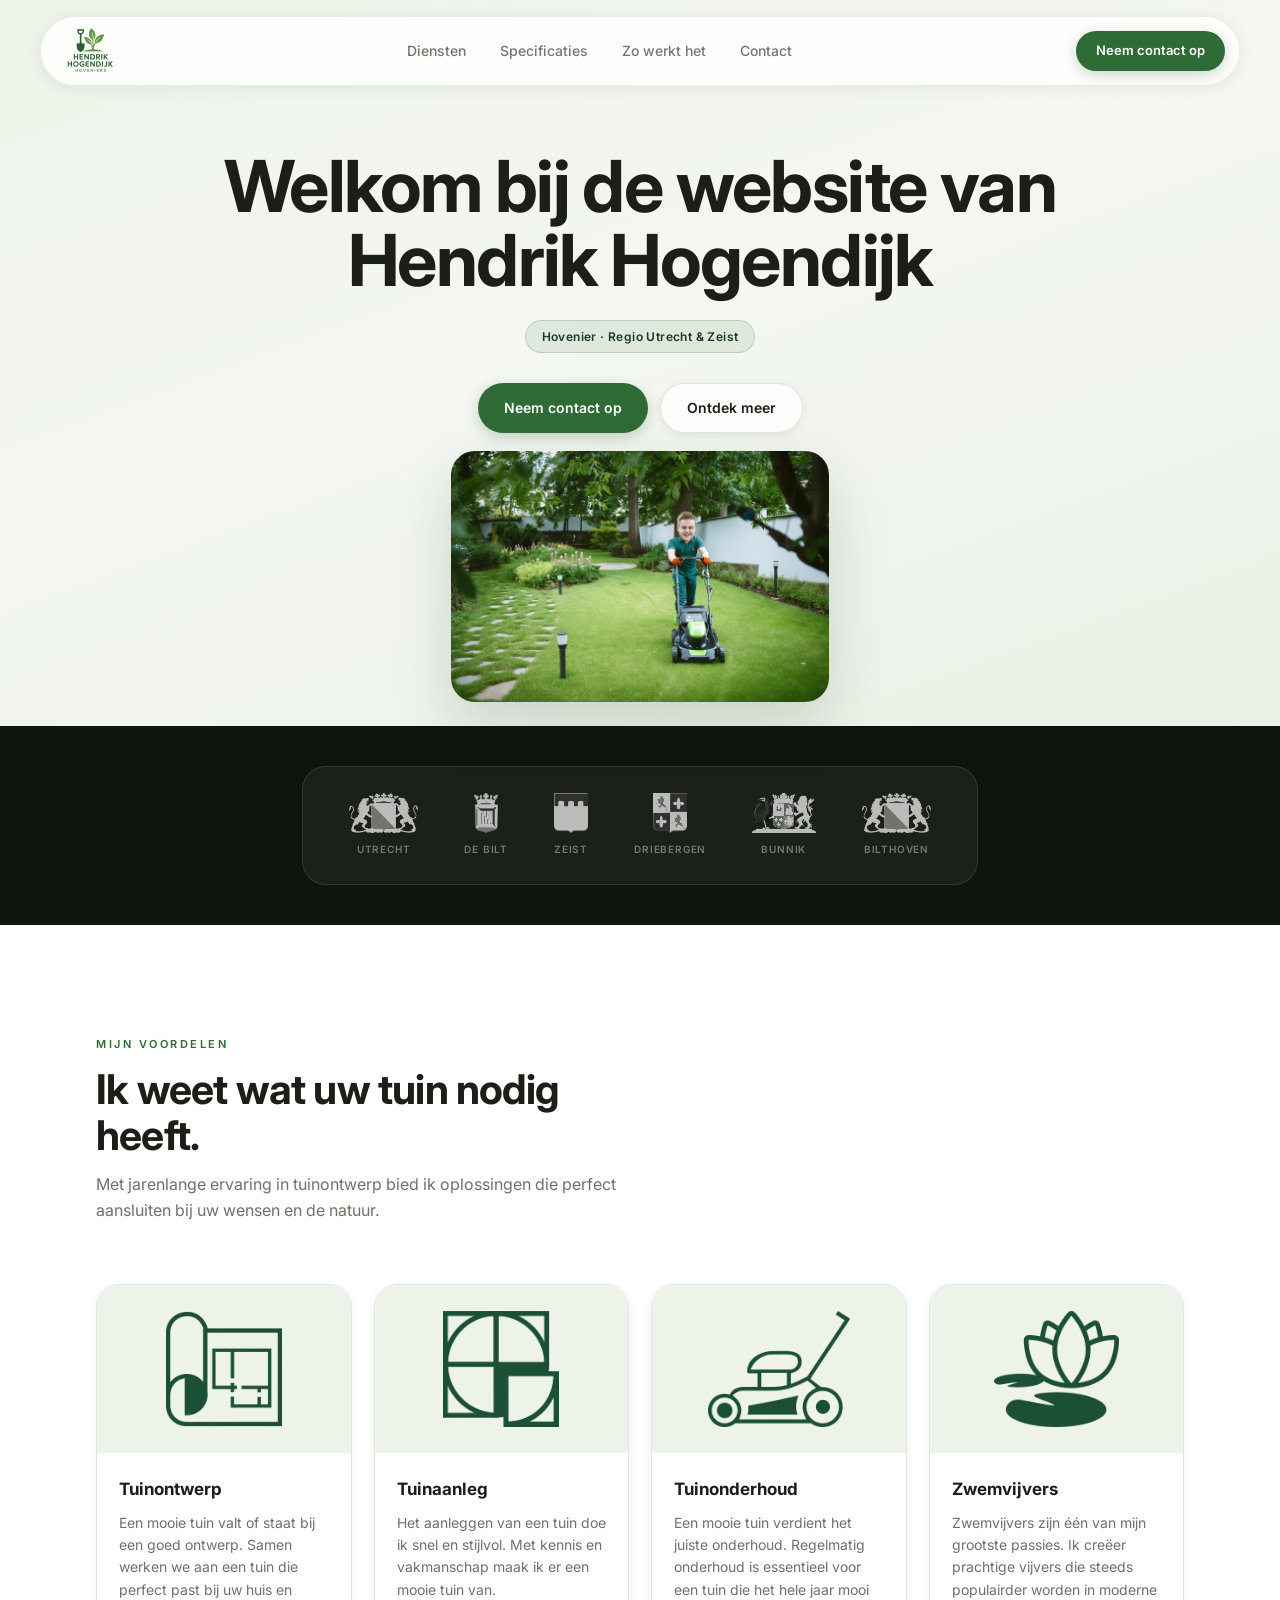
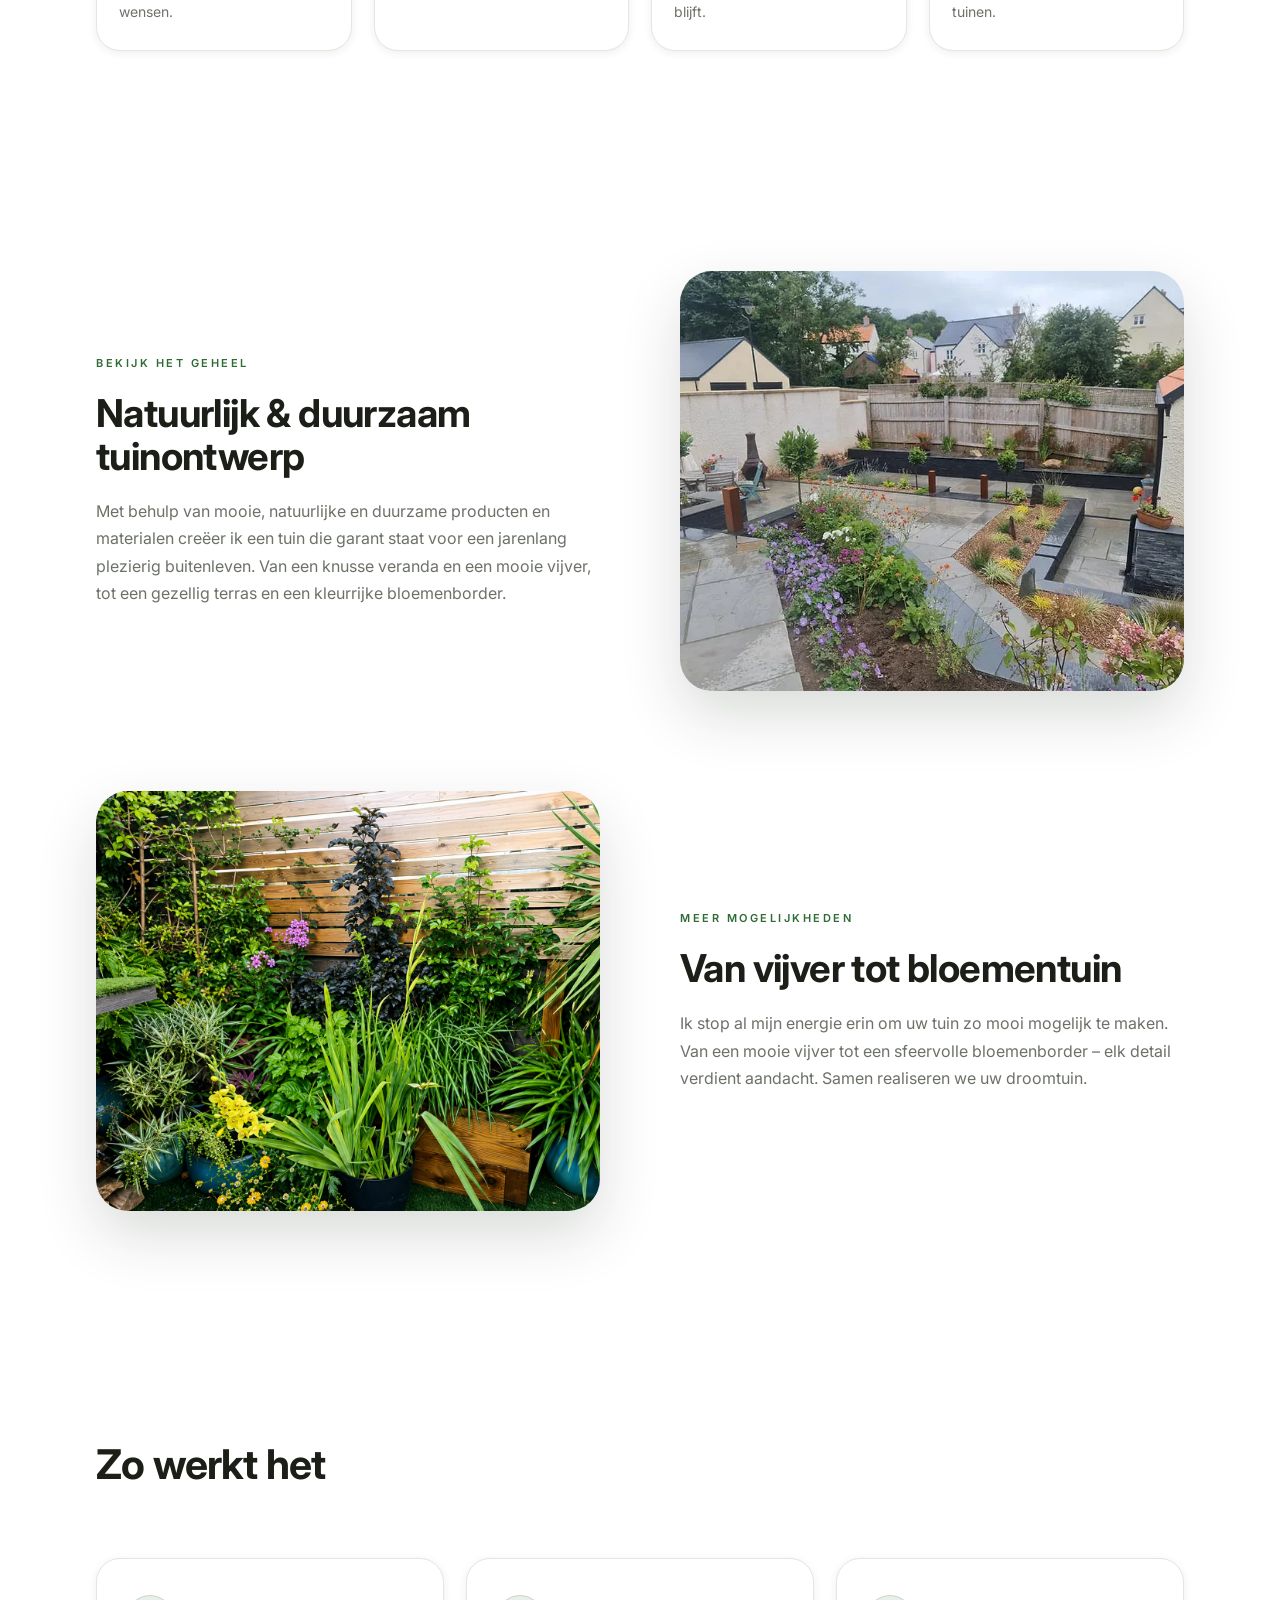
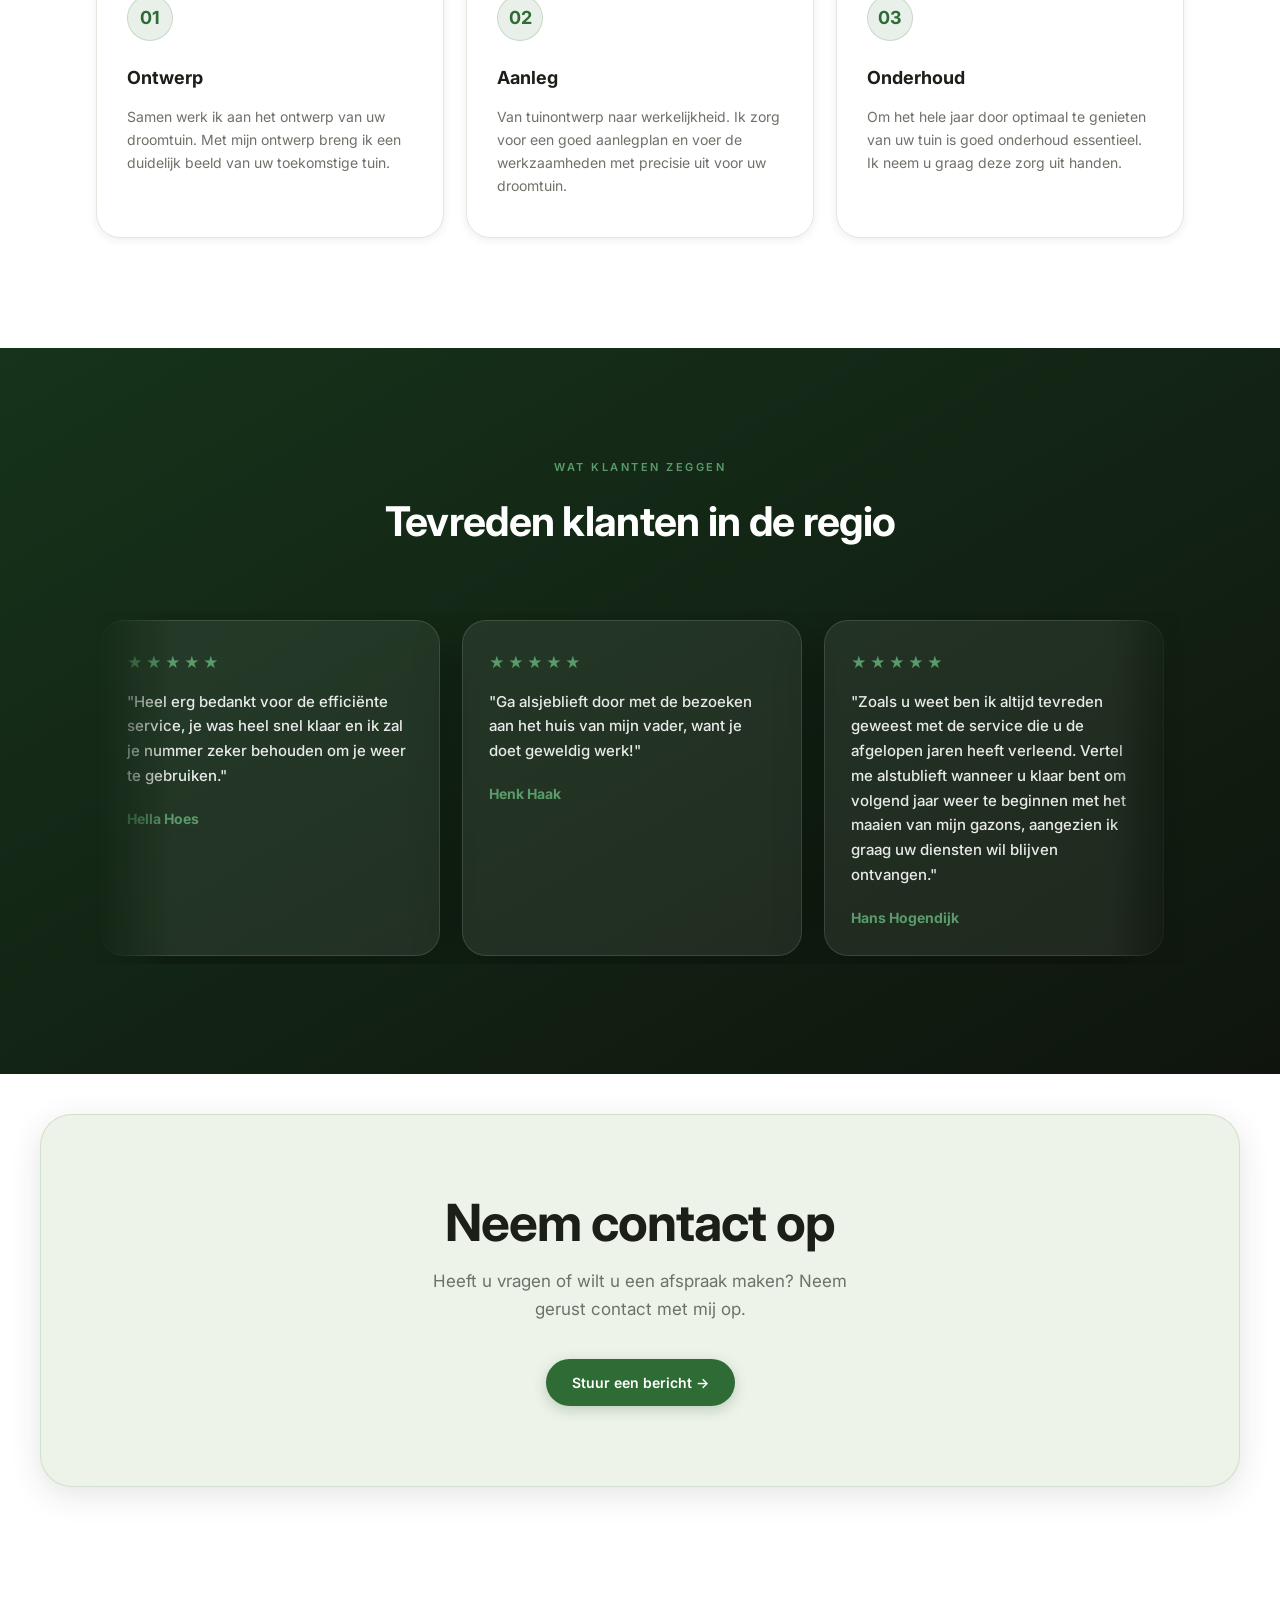
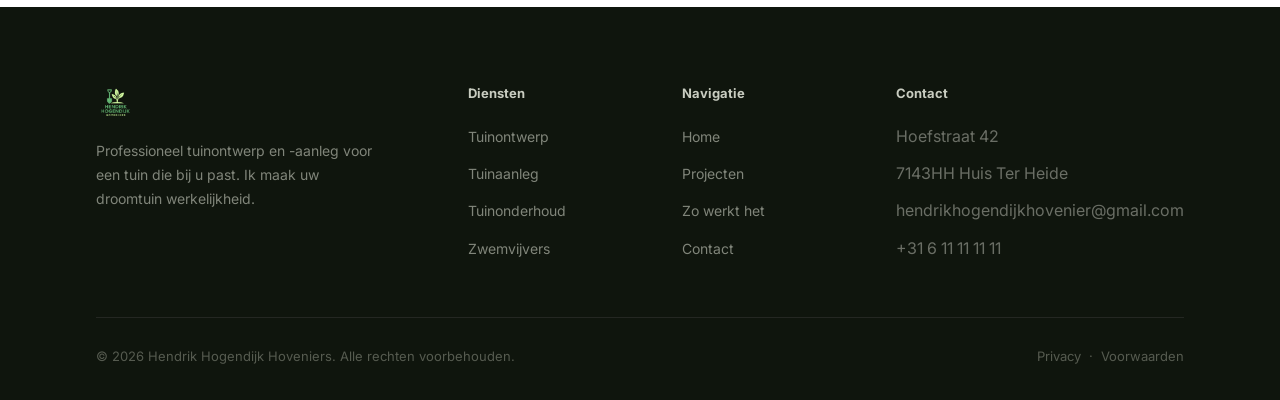
<file: index.html>
<!DOCTYPE html>
<html lang="nl"> <!-- lang="nl" = pagina is in het Nederlands (handig voor zoekmachines en screenreaders) -->

<head>
    <meta charset="UTF-8" /> <!-- tekenset: zorgt dat letters als é en ë goed worden weergegeven -->
    <meta name="viewport" content="width=device-width, initial-scale=1.0" />
    <!-- viewport: nodig zodat de site goed schaalt op mobiel -->
    <title>Hendrik Hogendijk Hoveniers – Tuinontwerp Utrecht</title>
    <!-- preconnect: alvast verbinding maken met Google Fonts, zodat het lettertype sneller laadt -->
    <link rel="preconnect" href="https://fonts.googleapis.com" />
    <link rel="preconnect" href="https://fonts.gstatic.com" crossorigin />
    <link href="https://fonts.googleapis.com/css2?family=Inter:wght@400;500;600;700;800&display=swap"
        rel="stylesheet" />
    <link rel="stylesheet" href="style.css" /> <!-- onze eigen opmaak (CSS) -->
    <link rel="icon" type="image/png" href="assets/fotos/logo.png" />
    <!-- favicon: het kleine icoontje in het browser-tabblad -->
</head>

<body>

    <!-- NAVIGATIE (menubalk bovenaan) -->
    <nav>
        <div class="nav-inner">
            <a class="nav-logo" href="index.html">
                <img src="assets/fotos/logo.png" alt="Hendrik Hogendijk Hoveniers" />
            </a>
            <!-- Menu-links: href="#benefits" springt naar de sectie met id="benefits" op deze pagina -->
            <ul class="nav-links">
                <li><a href="#benefits">Diensten</a></li>
                <li><a href="#features">Specificaties</a></li>
                <li><a href="#howitworks">Zo werkt het</a></li>
                <li><a href="#contact">Contact</a></li>
            </ul>
            <div class="nav-cta">
                <a href="#contact" class="btn btn-green btn-sm">Neem contact op</a>
            </div>
            <!-- Hamburger-knop (alleen mobiel). aria-* = toegankelijkheid:
                 aria-label beschrijft de knop, aria-expanded zegt of het menu open is,
                 aria-controls verwijst naar het menu dat hij bedient. main.js verandert deze waarden. -->
            <button class="nav-toggle" aria-label="Menu openen" aria-expanded="false" aria-controls="mobileMenu">
                <span></span><span></span><span></span> <!-- de 3 streepjes van de hamburger -->
            </button>
        </div>
    </nav>

    <!-- MOBIEL MENU (schermvullend, opent via de hamburger-knop) -->
    <div class="mobile-menu" id="mobileMenu">
        <a href="#benefits">Diensten</a>
        <a href="#features">Specificaties</a>
        <a href="#howitworks">Zo werkt het</a>
        <a href="#contact">Contact</a>
    </div>

    <!-- HERO (groot openingsblok met titel + grote foto) -->
    <header>
        <div class="hero">
            <div class="hero-text">
                <h1>Welkom bij de website van Hendrik Hogendijk</h1>
                <span class="hero-badge">Hovenier · Regio Utrecht &amp; Zeist</span>
                <div class="hero-actions">
                    <a href="#contact" class="btn btn-green">Neem contact op</a>
                    <a href="#benefits" class="btn btn-outline">Ontdek meer</a>
                </div>
            </div>
            <div class="hero-mockup">
                <div class="hero-mockup-screen">
                    <img src="assets/fotos/hendrikbig.png" alt="Hendrik Hogendijk – Tuinier aan het werk" />
                </div>
            </div>
        </div>
    </header>

    <!-- LOGO CLOUD (balk met de plaatsen waar gewerkt wordt) -->
    <div class="logo-cloud">
        <div class="logo-cloud-inner">
            <div class="logo-cloud-items">
                <div class="logo-cloud-item">
                    <img src="assets/fotos/Utrecht.png" alt="Utrecht" />
                    <span>Utrecht</span>
                </div>
                <div class="logo-cloud-item">
                    <img src="assets/fotos/DeBilt.png" alt="De Bilt" />
                    <span>De Bilt</span>
                </div>
                <div class="logo-cloud-item">
                    <img src="assets/fotos/zeist.png" alt="Zeist" />
                    <span>Zeist</span>
                </div>
                <div class="logo-cloud-item">
                    <img src="assets/fotos/Driebergen.png" alt="Driebergen" />
                    <span>Driebergen</span>
                </div>
                <div class="logo-cloud-item">
                    <img src="assets/fotos/Bunnik.png" alt="Bunnik" />
                    <span>Bunnik</span>
                </div>
                <div class="logo-cloud-item">
                    <img src="assets/fotos/Utrecht.png" alt="Utrecht" />
                    <span>Bilthoven</span>
                </div>
            </div>
        </div>
    </div>

    <!-- VOORDELEN / DIENSTEN. id="benefits" = doel van de menu-link #benefits -->
    <!-- data-reveal = dit blok faded in zodra je het in beeld scrollt (geregeld door main.js + style.css) -->
    <section class="benefits" id="benefits">
        <div class="container">
            <div class="benefits-head" data-reveal>
                <span class="overline">Mijn voordelen</span>
                <h2>Ik weet wat uw tuin nodig heeft.</h2>
                <p>Met jarenlange ervaring in tuinontwerp bied ik oplossingen die perfect aansluiten bij uw wensen en de
                    natuur.</p>
            </div>
            <div class="benefits-grid" data-reveal>

                <div class="benefit-card">
                    <div class="benefit-card-img">
                        <img src="assets/fotos/Tuinontwerp.png" alt="Tuinontwerp" />
                    </div>
                    <div class="benefit-card-body">
                        <h3>Tuinontwerp</h3>
                        <p>Een mooie tuin valt of staat bij een goed ontwerp. Samen werken we aan een tuin die perfect
                            past bij uw huis en wensen.</p>
                    </div>
                </div>

                <div class="benefit-card">
                    <div class="benefit-card-img">
                        <img src="assets/fotos/Tuinaanleg.png" alt="Tuinaanleg" />
                    </div>
                    <div class="benefit-card-body">
                        <h3>Tuinaanleg</h3>
                        <p>Het aanleggen van een tuin doe ik snel en stijlvol. Met kennis en vakmanschap maak ik er een
                            mooie tuin van.</p>
                    </div>
                </div>

                <div class="benefit-card">
                    <div class="benefit-card-img">
                        <img src="assets/fotos/Tuinonderhoud.png" alt="Tuinonderhoud" />
                    </div>
                    <div class="benefit-card-body">
                        <h3>Tuinonderhoud</h3>
                        <p>Een mooie tuin verdient het juiste onderhoud. Regelmatig onderhoud is essentieel voor een
                            tuin die het hele jaar mooi blijft.</p>
                    </div>
                </div>

                <div class="benefit-card">
                    <div class="benefit-card-img">
                        <img src="assets/fotos/Zwemvijvers.png" alt="Zwemvijvers" />
                    </div>
                    <div class="benefit-card-body">
                        <h3>Zwemvijvers</h3>
                        <p>Zwemvijvers zijn één van mijn grootste passies. Ik creëer prachtige vijvers die steeds
                            populairder worden in moderne tuinen.</p>
                    </div>
                </div>

            </div>
        </div>
    </section>

    <!-- FEATURES (uitgelichte blokken: tekst naast foto) -->
    <section class="features" id="features">
        <div class="container">

            <div class="feature-block" data-reveal>
                <div class="feature-copy">
                    <span class="overline">Bekijk het geheel</span>
                    <h2>Natuurlijk &amp; duurzaam tuinontwerp</h2>
                    <p>Met behulp van mooie, natuurlijke en duurzame producten en materialen creëer ik een tuin die
                        garant staat voor een jarenlang plezierig buitenleven. Van een knusse veranda en een mooie
                        vijver, tot een gezellig terras en een kleurrijke bloemenborder.</p>
                </div>
                <div class="feature-photo">
                    <img src="assets/fotos/image1.png" alt="Tuin aanleg" />
                </div>
            </div>

            <!-- class "rev" draait dit blok om: foto links, tekst rechts (zie style.css) -->
            <div class="feature-block rev" data-reveal>
                <div class="feature-copy">
                    <span class="overline">Meer mogelijkheden</span>
                    <h2>Van vijver tot bloementuin</h2>
                    <p>Ik stop al mijn energie erin om uw tuin zo mooi mogelijk te maken. Van een mooie vijver tot een
                        sfeervolle bloemenborder – elk detail verdient aandacht. Samen realiseren we uw droomtuin.</p>
                </div>
                <div class="feature-photo">
                    <img src="assets/fotos/image3.png" alt="Groene tuin" />
                </div>
            </div>

        </div>
    </section>

    <!-- ZO WERKT HET (stappenplan 01-02-03) -->
    <section class="howitworks" id="howitworks">
        <div class="container">
            <div class="hiw-head" data-reveal>
                <h2>Zo werkt het</h2>
            </div>
            <div class="steps" data-reveal>
                <div class="step">
                    <div class="step-num">01</div>
                    <h3>Ontwerp</h3>
                    <p>Samen werk ik aan het ontwerp van uw droomtuin. Met mijn ontwerp breng ik een duidelijk beeld van
                        uw toekomstige tuin.</p>
                </div>
                <div class="step">
                    <div class="step-num">02</div>
                    <h3>Aanleg</h3>
                    <p>Van tuinontwerp naar werkelijkheid. Ik zorg voor een goed aanlegplan en voer de werkzaamheden met
                        precisie uit voor uw droomtuin.</p>
                </div>
                <div class="step">
                    <div class="step-num">03</div>
                    <h3>Onderhoud</h3>
                    <p>Om het hele jaar door optimaal te genieten van uw tuin is goed onderhoud essentieel. Ik neem u
                        graag deze zorg uit handen.</p>
                </div>
            </div>
        </div>
    </section>

    <!-- REVIEWS (klantbeoordelingen) -->
    <section class="reviews" id="reviews">
        <div class="container">
            <div class="reviews-head" data-reveal>
                <span class="overline">Wat klanten zeggen</span>
                <h2>Tevreden klanten in de regio</h2>
            </div>
            <!-- Schuivende balk: main.js kopieert deze kaartjes zodat de lus oneindig doorloopt -->
            <div class="reviews-marquee">
                <div class="reviews-grid">

                    <figure class="review-card">
                        <div class="review-body">
                            <!-- role="img" + aria-label: een screenreader leest "5 van de 5 sterren" i.p.v. de losse ★-tekens -->
                            <div class="stars" role="img" aria-label="5 van de 5 sterren">★★★★★</div>
                            <blockquote>"Heel erg bedankt voor de efficiënte service, je was heel snel klaar en ik zal
                                je
                                nummer zeker behouden om je weer te gebruiken."</blockquote>
                            <figcaption>Hella Hoes</figcaption>
                        </div>
                    </figure>

                    <figure class="review-card">
                        <div class="review-body">
                            <div class="stars" role="img" aria-label="5 van de 5 sterren">★★★★★</div>
                            <blockquote>"Ga alsjeblieft door met de bezoeken aan het huis van mijn vader, want je doet
                                geweldig werk!"</blockquote>
                            <figcaption>Henk Haak</figcaption>
                        </div>
                    </figure>

                    <figure class="review-card">
                        <div class="review-body">
                            <div class="stars" role="img" aria-label="5 van de 5 sterren">★★★★★</div>
                            <blockquote>"Zoals u weet ben ik altijd tevreden geweest met de service die u de afgelopen
                                jaren heeft verleend. Vertel me alstublieft wanneer u klaar bent om volgend jaar weer te
                                beginnen met het maaien van mijn gazons, aangezien ik graag uw diensten wil blijven
                                ontvangen."</blockquote>
                            <figcaption>Hans Hogendijk</figcaption>
                        </div>
                    </figure>

                    <figure class="review-card">
                        <div class="review-body">
                            <div class="stars" role="img" aria-label="5 van de 5 sterren">★★★★★</div>
                            <blockquote>"Bedankt voor de grondige opruimbeurt die u aan mijn tuin heeft uitgevoerd. De
                                tuin
                                is er enorm van opgeknapt en weer bruikbaar gemaakt. Nogmaals bedankt."</blockquote>
                            <figcaption>Hugo van Heren</figcaption>
                        </div>
                    </figure>

                    <figure class="review-card">
                        <div class="review-body">
                            <div class="stars" role="img" aria-label="5 van de 5 sterren">★★★★★</div>
                            <blockquote>"Mijn tuin was een jungle voor en achter. Ik ben zo blij met het resultaat; u
                                heeft
                                zo hard gewerkt en alles mooi en netjes achtergelaten. Aarzel niet om mijn opmerkingen
                                te
                                gebruiken in toekomstige advertenties. Nogmaals bedankt voor al je harde werk en
                                efficiëntie!"</blockquote>
                            <figcaption>Helga Hagel</figcaption>
                        </div>
                    </figure>

                    <figure class="review-card">
                        <div class="review-body">
                            <div class="stars" role="img" aria-label="5 van de 5 sterren">★★★★★</div>
                            <blockquote>"We zijn erg blij met ons nieuwe dak van de schuur en het andere werk dat tot
                                een
                                zeer hoge standaard is voltooid. Heel erg bedankt voor uw medewerking!"</blockquote>
                            <figcaption>Hopke Havermout-Hoeksteen</figcaption>
                        </div>
                    </figure>

                </div>
            </div>
        </div>
    </section>

    <!-- CTA = "call to action": laatste oproep om contact op te nemen. id="contact" = doel van menu-link #contact -->
    <section class="cta" id="contact">
        <div class="container">
            <h2>Neem contact op</h2>
            <p>Heeft u vragen of wilt u een afspraak maken? Neem gerust contact met mij op.</p>
            <a href="contact.html" class="btn btn-green">Stuur een bericht →</a>
        </div>
    </section>

    <!-- FOOTER (onderkant: logo, links en contactgegevens) -->
    <footer>
        <div class="container">
            <div class="footer-top">
                <div class="footer-logo">
                    <img src="assets/fotos/logo.png" alt="Hendrik Hogendijk Hoveniers" />
                    <p>Professioneel tuinontwerp en -aanleg voor een tuin die bij u past. Ik maak uw droomtuin
                        werkelijkheid.</p>
                </div>
                <div class="footer-col">
                    <h4>Diensten</h4>
                    <ul>
                        <li><a href="#benefits">Tuinontwerp</a></li>
                        <li><a href="#benefits">Tuinaanleg</a></li>
                        <li><a href="#benefits">Tuinonderhoud</a></li>
                        <li><a href="#benefits">Zwemvijvers</a></li>
                    </ul>
                </div>
                <div class="footer-col">
                    <h4>Navigatie</h4>
                    <ul>
                        <li><a href="index.html">Home</a></li>
                        <li><a href="#features">Projecten</a></li>
                        <li><a href="#howitworks">Zo werkt het</a></li>
                        <li><a href="contact.html">Contact</a></li>
                    </ul>
                </div>
                <div class="footer-col">
                    <h4>Contact</h4>
                    <ul>
                        <li>Hoefstraat 42</li>
                        <li>7143HH Huis Ter Heide</li>
                        <li>hendrikhogendijkhovenier@gmail.com</li>
                        <li>+31 6 11 11 11 11</li>
                    </ul>
                </div>
            </div>
            <div class="footer-bottom">
                <span>© 2026 Hendrik Hogendijk Hoveniers. Alle rechten voorbehouden.</span>
                <span>Privacy &nbsp;·&nbsp; Voorwaarden</span>
            </div>
        </div>
    </footer>

    <!-- main.js helemaal onderaan: zo is de HTML al geladen voordat het script draait -->
    <script src="main.js"></script>

</body>

</html>
</file>
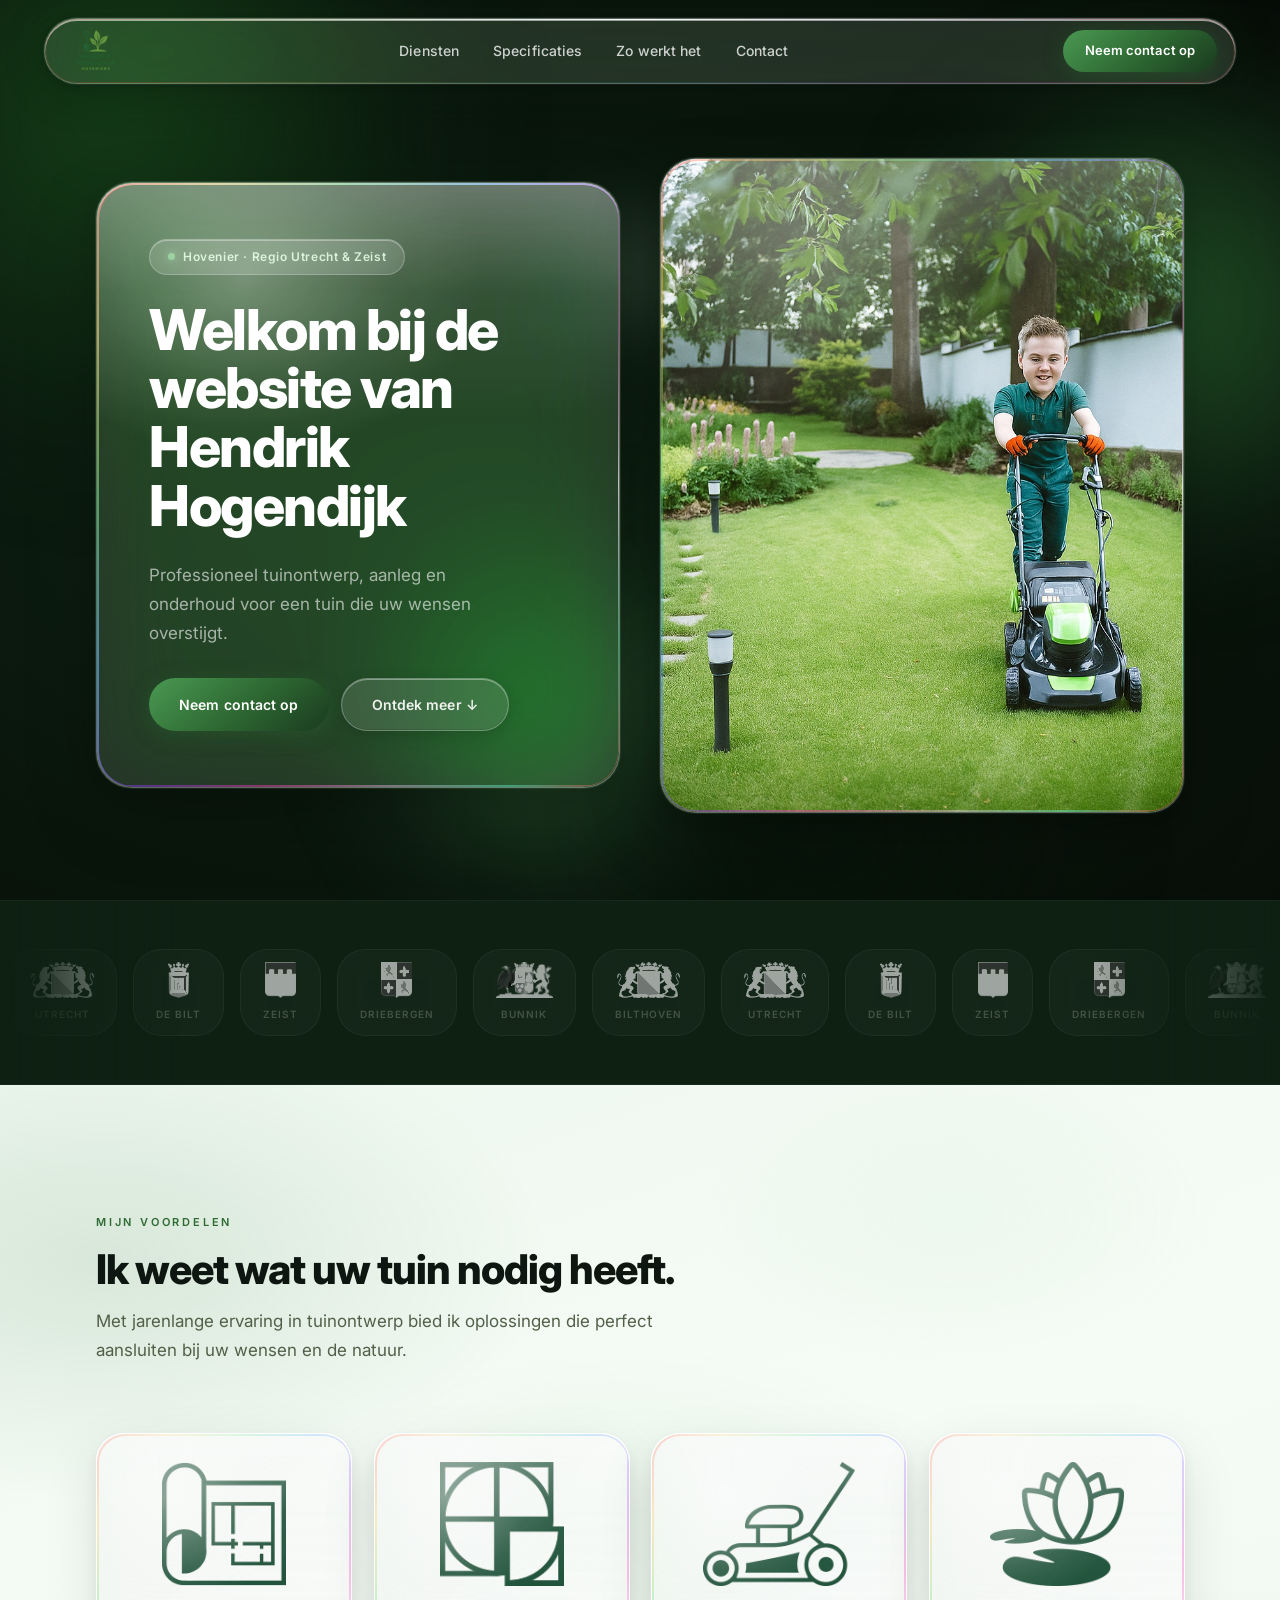
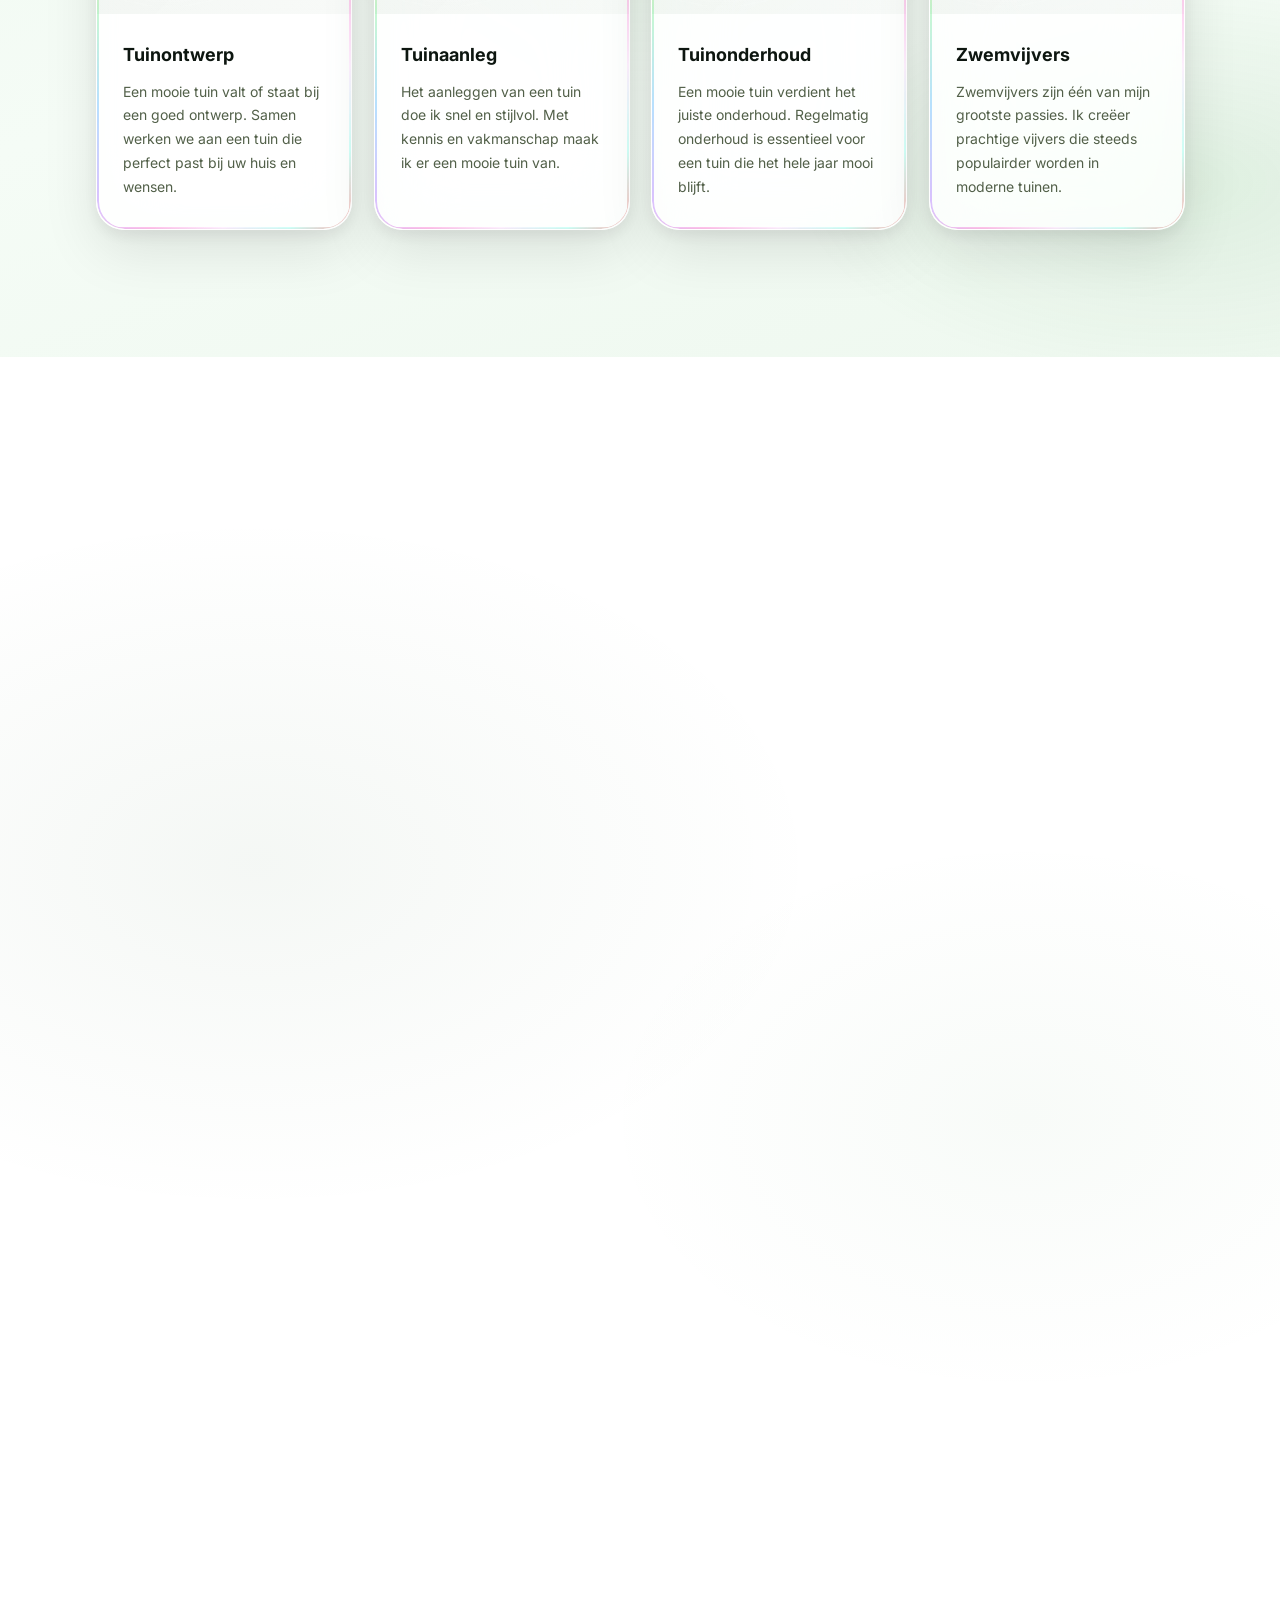
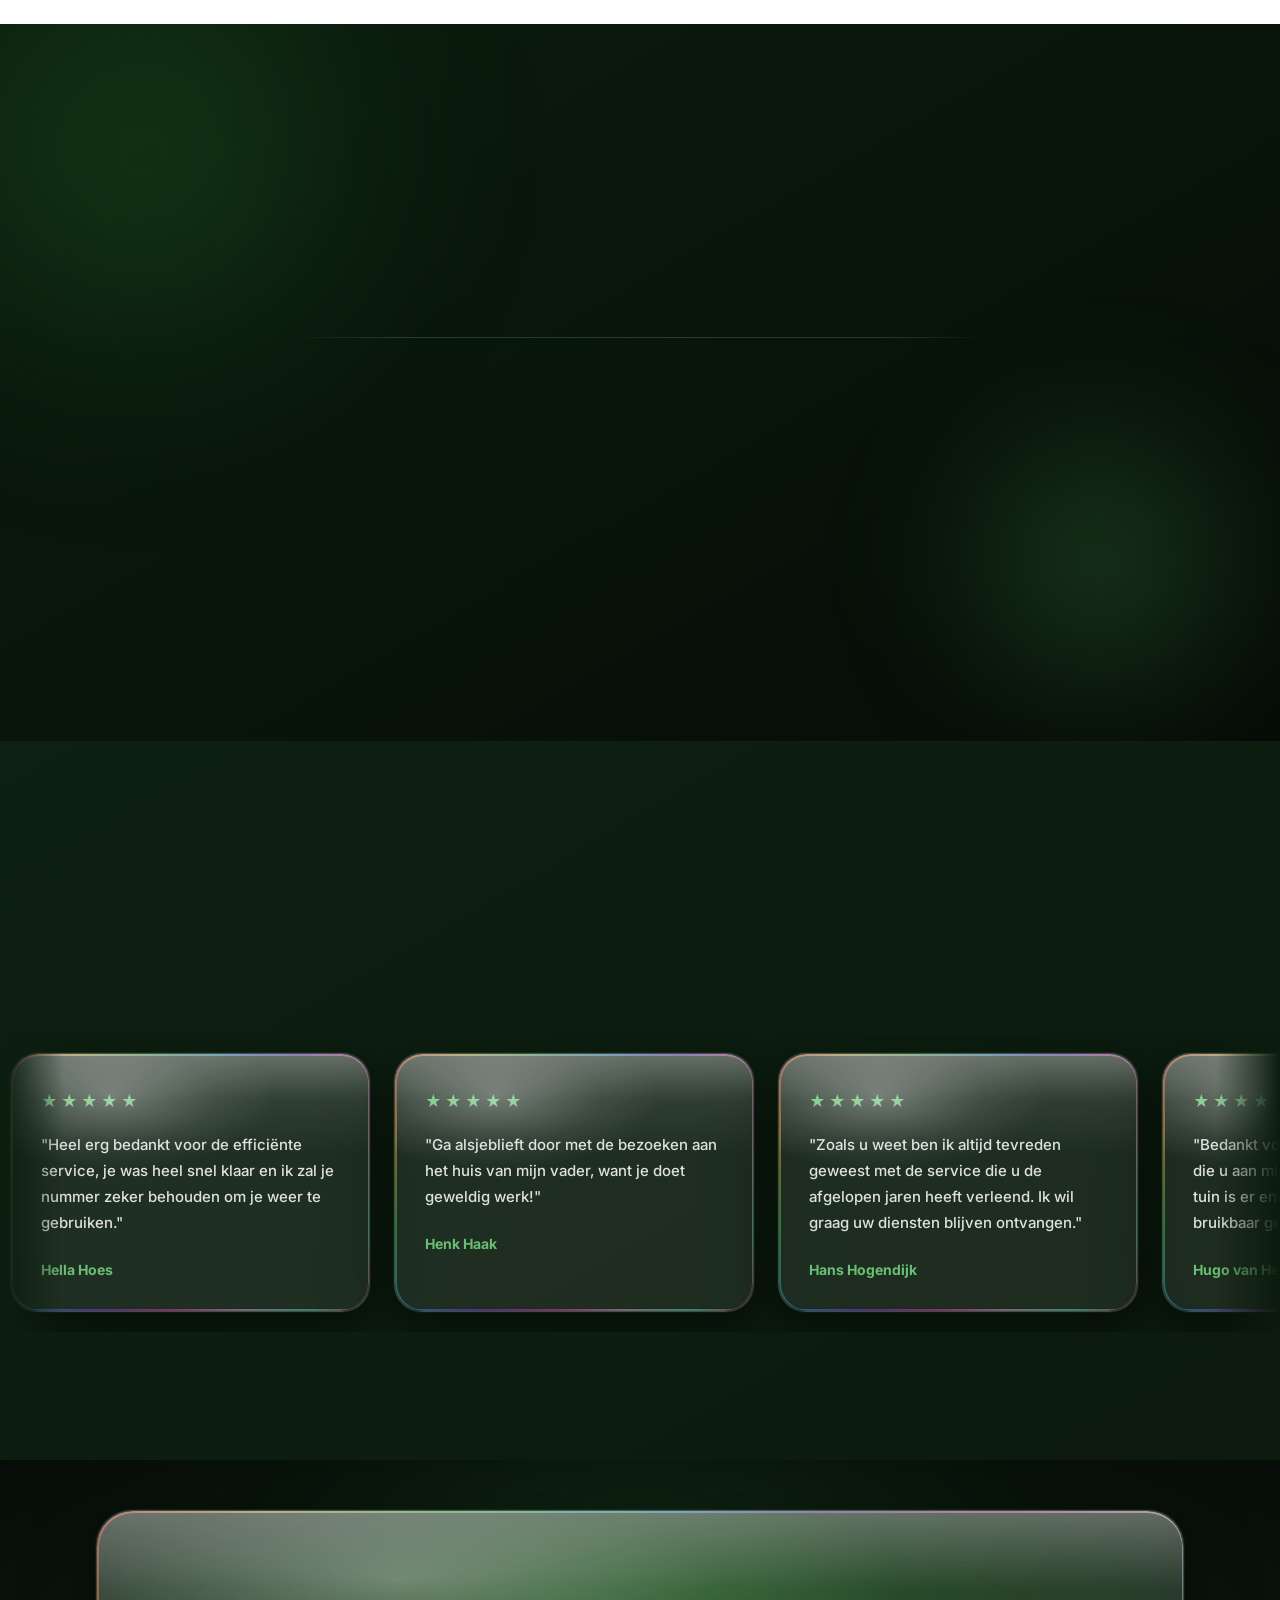
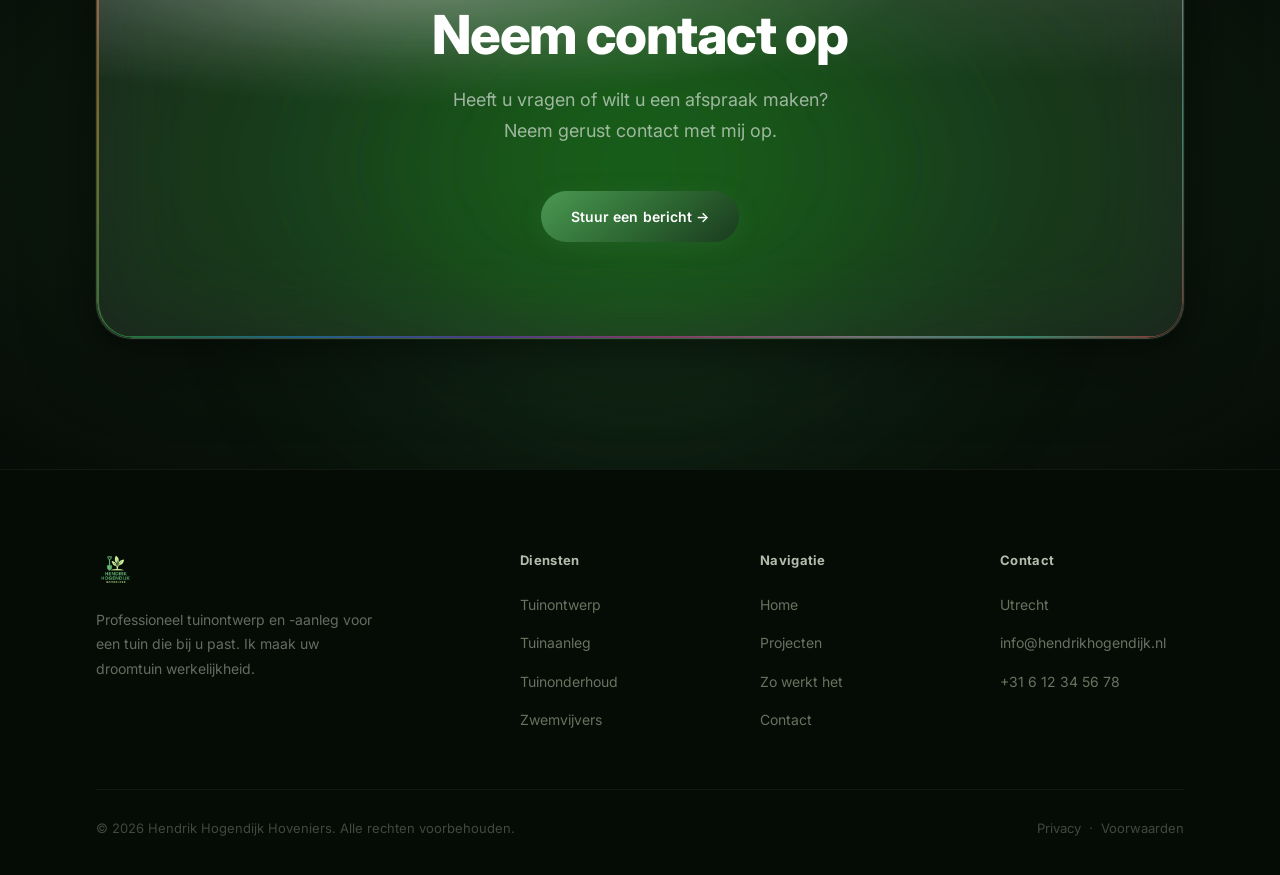
<file: v2/index.html>
<!DOCTYPE html>
<html lang="nl">

<head>
  <meta charset="UTF-8" />
  <meta name="viewport" content="width=device-width, initial-scale=1.0" />
  <title>Hendrik Hogendijk Hoveniers – Tuinontwerp Utrecht</title>
  <link rel="preconnect" href="https://fonts.googleapis.com" />
  <link rel="preconnect" href="https://fonts.gstatic.com" crossorigin />
  <link href="https://fonts.googleapis.com/css2?family=Inter:wght@300;400;500;600;700;800;900&display=swap" rel="stylesheet" />
  <link rel="stylesheet" href="/v2/style.css" />
  <link rel="icon" type="image/png" href="/assets/fotos/logo.png" />
</head>

<body>

  <!-- Liquid-glass scroll progress -->
  <div class="scroll-progress" aria-hidden="true"></div>

  <!-- SVG filters for liquid glass edge refraction -->
  <svg class="svg-defs" aria-hidden="true" focusable="false">
    <defs>
      <filter id="lg-distort" x="-8%" y="-8%" width="116%" height="116%" color-interpolation-filters="sRGB">
        <feTurbulence type="fractalNoise" baseFrequency="0.022 0.022" numOctaves="3" seed="9" result="n"/>
        <feDisplacementMap in="SourceGraphic" in2="n" scale="5" xChannelSelector="R" yChannelSelector="G"/>
      </filter>
    </defs>
  </svg>

  <!-- NAV -->
  <nav id="nav">
    <div class="nav-inner">
      <a class="nav-logo" href="index.html">
        <img src="/assets/fotos/logo.png" alt="Hendrik Hogendijk Hoveniers" />
      </a>
      <ul class="nav-links">
        <li><a href="#benefits">Diensten</a></li>
        <li><a href="#features">Specificaties</a></li>
        <li><a href="#howitworks">Zo werkt het</a></li>
        <li><a href="contact.html">Contact</a></li>
      </ul>
      <div class="nav-cta">
        <a href="contact.html" class="btn btn-green btn-sm">Neem contact op</a>
      </div>
      <button class="nav-toggle" aria-label="Menu openen" aria-expanded="false" aria-controls="mobileMenu">
        <span></span><span></span><span></span>
      </button>
    </div>
  </nav>

  <!-- MOBILE MENU -->
  <div class="mobile-menu" id="mobileMenu">
    <a href="#benefits">Diensten</a>
    <a href="#features">Specificaties</a>
    <a href="#howitworks">Zo werkt het</a>
    <a href="contact.html">Contact</a>
    <a href="contact.html" class="btn btn-green">Neem contact op</a>
  </div>

  <!-- ═══════════ HERO ═══════════ -->
  <header class="hero-scene scene">

    <!-- Animated dark-green background with moving blobs -->
    <div class="scene-bg" aria-hidden="true"></div>
    <div class="b1 blob" aria-hidden="true"></div>
    <div class="b2 blob" aria-hidden="true"></div>
    <div class="b3 blob" aria-hidden="true"></div>
    <div class="b4 blob" aria-hidden="true"></div>
    <div class="b5 blob" aria-hidden="true"></div>
    <div class="b6 blob" aria-hidden="true"></div>

    <div class="hero">
      <!-- Left: text on glass card -->
      <div class="glass hero-card" data-tilt>
        <div class="glass-shimmer glass-shimmer-idle" aria-hidden="true"></div>
        <span class="hero-badge">Hovenier · Regio Utrecht &amp; Zeist</span>
        <h1>Welkom bij de website van Hendrik Hogendijk</h1>
        <p class="hero-sub">Professioneel tuinontwerp, aanleg en onderhoud voor een tuin die uw wensen overstijgt.</p>
        <div class="hero-actions">
          <a href="contact.html" class="btn btn-green">Neem contact op</a>
          <a href="#benefits" class="btn btn-glass">Ontdek meer ↓</a>
        </div>
      </div>

      <!-- Right: photo in glass frame -->
      <div class="glass hero-photo-frame" data-tilt data-tilt-max="7">
        <div class="glass-shimmer" aria-hidden="true"></div>
        <img src="/assets/fotos/hendrikbig.png" alt="Hendrik Hogendijk – Tuinier aan het werk" />
      </div>
    </div>
  </header>

  <!-- ═══════════ LOGO CLOUD ═══════════ -->
  <div class="logo-cloud">
    <div class="logo-cloud-track">
      <div class="logo-cloud-items">
        <div class="logo-cloud-item">
          <img src="/assets/fotos/Utrecht.png" alt="Utrecht" />
          <span>Utrecht</span>
        </div>
        <div class="logo-cloud-item">
          <img src="/assets/fotos/DeBilt.png" alt="De Bilt" />
          <span>De Bilt</span>
        </div>
        <div class="logo-cloud-item">
          <img src="/assets/fotos/zeist.png" alt="Zeist" />
          <span>Zeist</span>
        </div>
        <div class="logo-cloud-item">
          <img src="/assets/fotos/Driebergen.png" alt="Driebergen" />
          <span>Driebergen</span>
        </div>
        <div class="logo-cloud-item">
          <img src="/assets/fotos/Bunnik.png" alt="Bunnik" />
          <span>Bunnik</span>
        </div>
        <div class="logo-cloud-item">
          <img src="/assets/fotos/Utrecht.png" alt="Bilthoven" />
          <span>Bilthoven</span>
        </div>
      </div>
      <!-- JS clones the items for the infinite scroll -->
    </div>
  </div>

  <!-- ═══════════ BENEFITS ═══════════ -->
  <section class="benefits" id="benefits">
    <div class="container">
      <div class="benefits-head" data-reveal>
        <span class="overline">Mijn voordelen</span>
        <h2>Ik weet wat uw tuin nodig heeft.</h2>
        <p>Met jarenlange ervaring in tuinontwerp bied ik oplossingen die perfect aansluiten bij uw wensen en de natuur.</p>
      </div>
      <div class="benefits-grid">

        <div class="glass glass-frost benefit-card" data-reveal data-tilt data-tilt-max="6" data-tilt-scale="1.02">
          <div class="glass-shimmer" aria-hidden="true"></div>
          <div class="benefit-card-img">
            <img src="/assets/fotos/Tuinontwerp.png" alt="Tuinontwerp" />
          </div>
          <div class="benefit-card-body">
            <h3>Tuinontwerp</h3>
            <p>Een mooie tuin valt of staat bij een goed ontwerp. Samen werken we aan een tuin die perfect past bij uw huis en wensen.</p>
          </div>
        </div>

        <div class="glass glass-frost benefit-card" data-reveal data-tilt data-tilt-max="6" data-tilt-scale="1.02">
          <div class="glass-shimmer" aria-hidden="true"></div>
          <div class="benefit-card-img">
            <img src="/assets/fotos/Tuinaanleg.png" alt="Tuinaanleg" />
          </div>
          <div class="benefit-card-body">
            <h3>Tuinaanleg</h3>
            <p>Het aanleggen van een tuin doe ik snel en stijlvol. Met kennis en vakmanschap maak ik er een mooie tuin van.</p>
          </div>
        </div>

        <div class="glass glass-frost benefit-card" data-reveal data-tilt data-tilt-max="6" data-tilt-scale="1.02">
          <div class="glass-shimmer" aria-hidden="true"></div>
          <div class="benefit-card-img">
            <img src="/assets/fotos/Tuinonderhoud.png" alt="Tuinonderhoud" />
          </div>
          <div class="benefit-card-body">
            <h3>Tuinonderhoud</h3>
            <p>Een mooie tuin verdient het juiste onderhoud. Regelmatig onderhoud is essentieel voor een tuin die het hele jaar mooi blijft.</p>
          </div>
        </div>

        <div class="glass glass-frost benefit-card" data-reveal data-tilt data-tilt-max="6" data-tilt-scale="1.02">
          <div class="glass-shimmer" aria-hidden="true"></div>
          <div class="benefit-card-img">
            <img src="/assets/fotos/Zwemvijvers.png" alt="Zwemvijvers" />
          </div>
          <div class="benefit-card-body">
            <h3>Zwemvijvers</h3>
            <p>Zwemvijvers zijn één van mijn grootste passies. Ik creëer prachtige vijvers die steeds populairder worden in moderne tuinen.</p>
          </div>
        </div>

      </div>
    </div>
  </section>

  <!-- ═══════════ FEATURES ═══════════ -->
  <section class="features" id="features">
    <div class="container">

      <div class="feature-block" data-reveal>
        <div class="feature-copy">
          <span class="overline">Bekijk het geheel</span>
          <h2>Natuurlijk &amp; duurzaam tuinontwerp</h2>
          <p>Met behulp van mooie, natuurlijke en duurzame producten en materialen creëer ik een tuin die garant staat voor een jarenlang plezierig buitenleven. Van een knusse veranda en een mooie vijver, tot een gezellig terras en een kleurrijke bloemenborder.</p>
          <a href="contact.html" class="btn btn-green btn-sm">Bekijk meer →</a>
        </div>
        <div class="feature-photo">
          <img src="/assets/fotos/image1.png" alt="Tuin aanleg" />
        </div>
      </div>

      <div class="feature-block rev" data-reveal>
        <div class="feature-copy">
          <span class="overline">Meer mogelijkheden</span>
          <h2>Van vijver tot bloementuin</h2>
          <p>Ik stop al mijn energie erin om uw tuin zo mooi mogelijk te maken. Van een mooie vijver tot een sfeervolle bloemenborder – elk detail verdient aandacht. Samen realiseren we uw droomtuin.</p>
          <a href="contact.html" class="btn btn-green btn-sm">Bekijk meer →</a>
        </div>
        <div class="feature-photo">
          <img src="/assets/fotos/image3.png" alt="Groene tuin" />
        </div>
      </div>

    </div>
  </section>

  <!-- ═══════════ HOW IT WORKS ═══════════ -->
  <section class="howitworks hiw-scene scene" id="howitworks">
    <div class="scene-bg" aria-hidden="true"></div>
    <div class="b1 blob" aria-hidden="true"></div>
    <div class="b2 blob" aria-hidden="true"></div>

    <div class="container">
      <div class="hiw-head" data-reveal>
        <h2>Zo werkt het</h2>
      </div>
      <div class="steps">

        <div class="glass glass-dark step" data-reveal data-tilt data-tilt-max="8">
          <div class="glass-shimmer" aria-hidden="true"></div>
          <div class="step-num">01</div>
          <h3>Ontwerp</h3>
          <p>Samen werk ik aan het ontwerp van uw droomtuin. Met mijn ontwerp breng ik een duidelijk beeld van uw toekomstige tuin.</p>
        </div>

        <div class="glass glass-dark step" data-reveal data-tilt data-tilt-max="8">
          <div class="glass-shimmer" aria-hidden="true"></div>
          <div class="step-num">02</div>
          <h3>Aanleg</h3>
          <p>Van tuinontwerp naar werkelijkheid. Ik zorg voor een goed aanlegplan en voer de werkzaamheden met precisie uit voor uw droomtuin.</p>
        </div>

        <div class="glass glass-dark step" data-reveal data-tilt data-tilt-max="8">
          <div class="glass-shimmer" aria-hidden="true"></div>
          <div class="step-num">03</div>
          <h3>Onderhoud</h3>
          <p>Om het hele jaar door optimaal te genieten van uw tuin is goed onderhoud essentieel. Ik neem u graag deze zorg uit handen.</p>
        </div>

      </div>
    </div>
  </section>

  <!-- ═══════════ REVIEWS ═══════════ -->
  <section class="reviews" id="reviews">
    <div class="container">
      <div class="reviews-head" data-reveal>
        <span class="overline">Wat klanten zeggen</span>
        <h2>Tevreden klanten in de regio</h2>
      </div>
    </div>
    <div class="reviews-marquee">
      <div class="reviews-grid">

        <figure class="glass glass-dark review-card">
          <div class="glass-shimmer" aria-hidden="true"></div>
          <div class="review-body">
            <div class="stars" role="img" aria-label="5 sterren">★★★★★</div>
            <blockquote>"Heel erg bedankt voor de efficiënte service, je was heel snel klaar en ik zal je nummer zeker behouden om je weer te gebruiken."</blockquote>
            <figcaption>Hella Hoes</figcaption>
          </div>
        </figure>

        <figure class="glass glass-dark review-card">
          <div class="glass-shimmer" aria-hidden="true"></div>
          <div class="review-body">
            <div class="stars" role="img" aria-label="5 sterren">★★★★★</div>
            <blockquote>"Ga alsjeblieft door met de bezoeken aan het huis van mijn vader, want je doet geweldig werk!"</blockquote>
            <figcaption>Henk Haak</figcaption>
          </div>
        </figure>

        <figure class="glass glass-dark review-card">
          <div class="glass-shimmer" aria-hidden="true"></div>
          <div class="review-body">
            <div class="stars" role="img" aria-label="5 sterren">★★★★★</div>
            <blockquote>"Zoals u weet ben ik altijd tevreden geweest met de service die u de afgelopen jaren heeft verleend. Ik wil graag uw diensten blijven ontvangen."</blockquote>
            <figcaption>Hans Hogendijk</figcaption>
          </div>
        </figure>

        <figure class="glass glass-dark review-card">
          <div class="glass-shimmer" aria-hidden="true"></div>
          <div class="review-body">
            <div class="stars" role="img" aria-label="5 sterren">★★★★★</div>
            <blockquote>"Bedankt voor de grondige opruimbeurt die u aan mijn tuin heeft uitgevoerd. De tuin is er enorm van opgeknapt en weer bruikbaar gemaakt."</blockquote>
            <figcaption>Hugo van Heren</figcaption>
          </div>
        </figure>

        <figure class="glass glass-dark review-card">
          <div class="glass-shimmer" aria-hidden="true"></div>
          <div class="review-body">
            <div class="stars" role="img" aria-label="5 sterren">★★★★★</div>
            <blockquote>"Mijn tuin was een jungle voor en achter. Ik ben zo blij met het resultaat; u heeft zo hard gewerkt en alles mooi en netjes achtergelaten!"</blockquote>
            <figcaption>Helga Hagel</figcaption>
          </div>
        </figure>

        <figure class="glass glass-dark review-card">
          <div class="glass-shimmer" aria-hidden="true"></div>
          <div class="review-body">
            <div class="stars" role="img" aria-label="5 sterren">★★★★★</div>
            <blockquote>"We zijn erg blij met ons nieuwe dak van de schuur en het andere werk dat tot een zeer hoge standaard is voltooid. Heel erg bedankt!"</blockquote>
            <figcaption>Hopke Havermout-Hoeksteen</figcaption>
          </div>
        </figure>

      </div>
    </div>
  </section>

  <!-- ═══════════ CTA ═══════════ -->
  <section class="cta cta-scene scene" id="contact">
    <div class="scene-bg" aria-hidden="true"></div>
    <div class="b1 blob" aria-hidden="true"></div>
    <div class="container" style="position:relative;z-index:1;">
      <div class="glass glass-dark cta-box" data-reveal>
        <div class="glass-shimmer glass-shimmer-idle" aria-hidden="true"></div>
        <h2>Neem contact op</h2>
        <p>Heeft u vragen of wilt u een afspraak maken? Neem gerust contact met mij op.</p>
        <a href="contact.html" class="btn btn-green">Stuur een bericht →</a>
      </div>
    </div>
  </section>

  <!-- ═══════════ FOOTER ═══════════ -->
  <footer>
    <div class="container">
      <div class="footer-top">
        <div class="footer-logo">
          <img src="/assets/fotos/logo.png" alt="Hendrik Hogendijk Hoveniers" />
          <p>Professioneel tuinontwerp en -aanleg voor een tuin die bij u past. Ik maak uw droomtuin werkelijkheid.</p>
        </div>
        <div class="footer-col">
          <h4>Diensten</h4>
          <ul>
            <li><a href="#benefits">Tuinontwerp</a></li>
            <li><a href="#benefits">Tuinaanleg</a></li>
            <li><a href="#benefits">Tuinonderhoud</a></li>
            <li><a href="#benefits">Zwemvijvers</a></li>
          </ul>
        </div>
        <div class="footer-col">
          <h4>Navigatie</h4>
          <ul>
            <li><a href="index.html">Home</a></li>
            <li><a href="#features">Projecten</a></li>
            <li><a href="#howitworks">Zo werkt het</a></li>
            <li><a href="contact.html">Contact</a></li>
          </ul>
        </div>
        <div class="footer-col">
          <h4>Contact</h4>
          <ul>
            <li><a href="#">Utrecht</a></li>
            <li><a href="mailto:info@hendrikhogendijk.nl">info@hendrikhogendijk.nl</a></li>
            <li><a href="tel:+31612345678">+31 6 12 34 56 78</a></li>
          </ul>
        </div>
      </div>
      <div class="footer-bottom">
        <span>© 2026 Hendrik Hogendijk Hoveniers. Alle rechten voorbehouden.</span>
        <span>Privacy &nbsp;·&nbsp; Voorwaarden</span>
      </div>
    </div>
  </footer>

  <script src="/v2/main.js"></script>

</body>
</html>
</file>
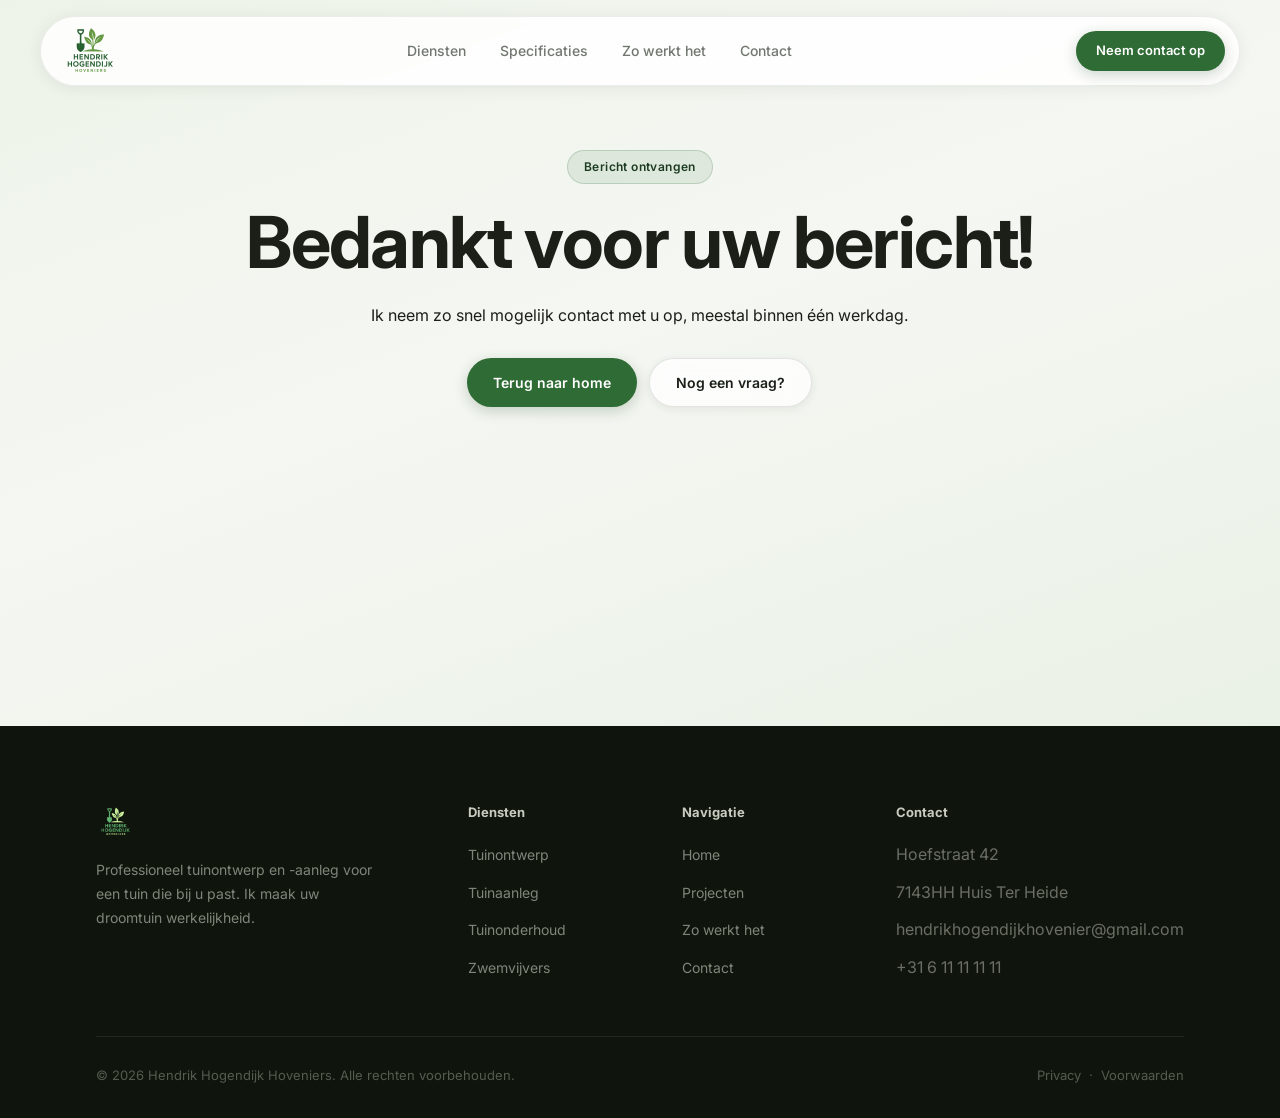
<file: bedankt.html>
<!DOCTYPE html>
<html lang="nl">

<head>
    <meta charset="UTF-8" />
    <meta name="viewport" content="width=device-width, initial-scale=1.0" />
    <title>Bedankt – Hendrik Hogendijk Hoveniers</title>
    <link rel="preconnect" href="https://fonts.googleapis.com" />
    <link rel="preconnect" href="https://fonts.gstatic.com" crossorigin />
    <link href="https://fonts.googleapis.com/css2?family=Inter:wght@400;500;600;700;800&display=swap" rel="stylesheet" />
    <link rel="stylesheet" href="style.css" />
    <link rel="icon" type="image/png" href="assets/fotos/logo.png" />
</head>

<body>

    <nav>
        <div class="nav-inner">
            <a class="nav-logo" href="index.html">
                <img src="assets/fotos/logo.png" alt="Hendrik Hogendijk Hoveniers" />
            </a>
            <ul class="nav-links">
                <li><a href="index.html#benefits">Diensten</a></li>
                <li><a href="index.html#features">Specificaties</a></li>
                <li><a href="index.html#howitworks">Zo werkt het</a></li>
                <li><a href="contact.html">Contact</a></li>
            </ul>
            <div class="nav-cta">
                <a href="contact.html" class="btn btn-green btn-sm">Neem contact op</a>
            </div>
            <button type="button" class="nav-toggle" aria-label="Menu openen" aria-expanded="false" aria-controls="mobileMenu">
                <span></span><span></span><span></span>
            </button>
        </div>
    </nav>

    <div class="mobile-menu" id="mobileMenu">
        <a href="index.html#benefits">Diensten</a>
        <a href="index.html#features">Specificaties</a>
        <a href="index.html#howitworks">Zo werkt het</a>
        <a href="contact.html">Contact</a>
    </div>

    <header>
        <div class="hero">
            <div class="hero-text">
                <span class="hero-badge">Bericht ontvangen</span>
                <h1>Bedankt voor uw bericht!</h1>
                <p>Ik neem zo snel mogelijk contact met u op, meestal binnen één werkdag.</p>
                <div class="hero-actions">
                    <a href="index.html" class="btn btn-green">Terug naar home</a>
                    <a href="contact.html" class="btn btn-outline">Nog een vraag?</a>
                </div>
            </div>
        </div>
    </header>

    <footer>
        <div class="container">
            <div class="footer-top">
                <div class="footer-logo">
                    <img src="assets/fotos/logo.png" alt="Hendrik Hogendijk Hoveniers" />
                    <p>Professioneel tuinontwerp en -aanleg voor een tuin die bij u past. Ik maak uw droomtuin werkelijkheid.</p>
                </div>
                <div class="footer-col">
                    <h4>Diensten</h4>
                    <ul>
                        <li><a href="index.html#benefits">Tuinontwerp</a></li>
                        <li><a href="index.html#benefits">Tuinaanleg</a></li>
                        <li><a href="index.html#benefits">Tuinonderhoud</a></li>
                        <li><a href="index.html#benefits">Zwemvijvers</a></li>
                    </ul>
                </div>
                <div class="footer-col">
                    <h4>Navigatie</h4>
                    <ul>
                        <li><a href="index.html">Home</a></li>
                        <li><a href="index.html#features">Projecten</a></li>
                        <li><a href="index.html#howitworks">Zo werkt het</a></li>
                        <li><a href="contact.html">Contact</a></li>
                    </ul>
                </div>
                <div class="footer-col">
                    <h4>Contact</h4>
                    <ul>
                        <li>Hoefstraat 42</li>
                        <li>7143HH Huis Ter Heide</li>
                        <li>hendrikhogendijkhovenier@gmail.com</li>
                        <li>+31 6 11 11 11 11</li>
                    </ul>
                </div>
            </div>
            <div class="footer-bottom">
                <span>© 2026 Hendrik Hogendijk Hoveniers. Alle rechten voorbehouden.</span>
                <span>Privacy &nbsp;·&nbsp; Voorwaarden</span>
            </div>
        </div>
    </footer>

    <script src="main.js"></script>

</body>

</html>
</file>
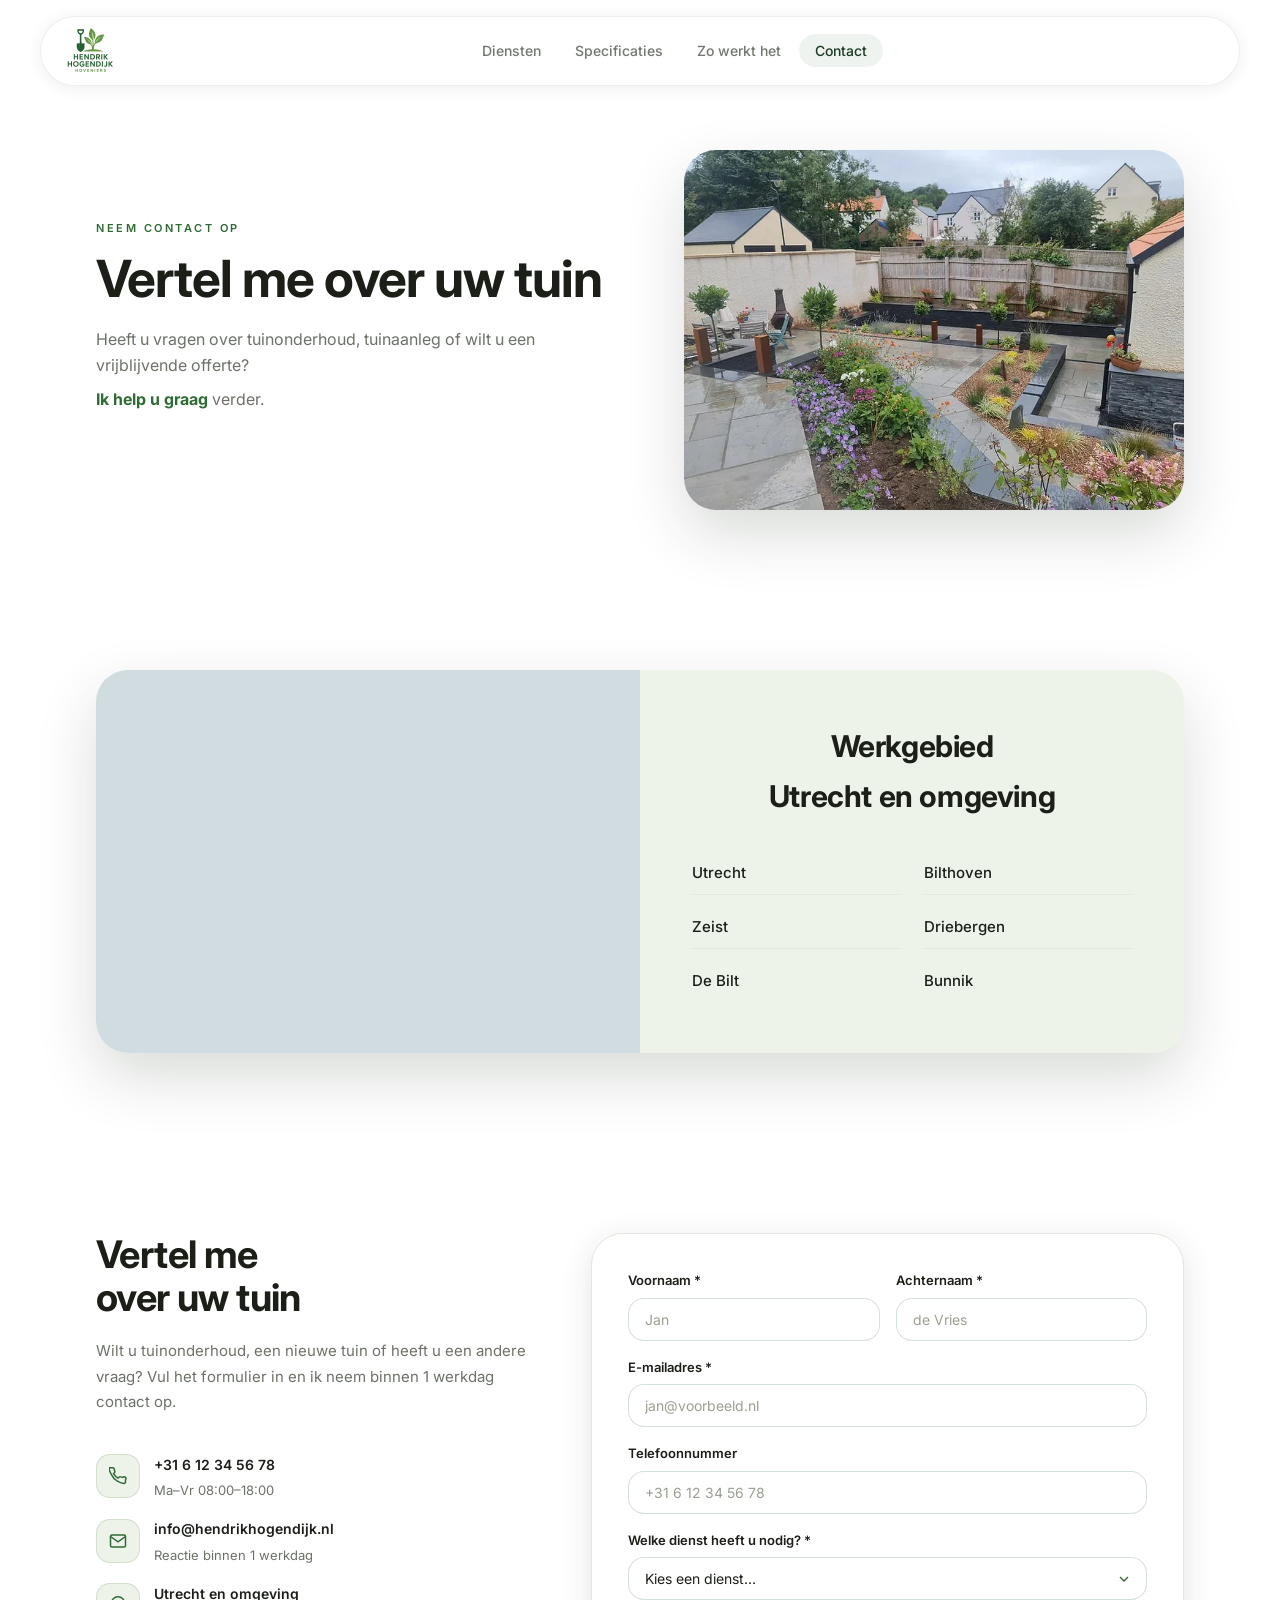
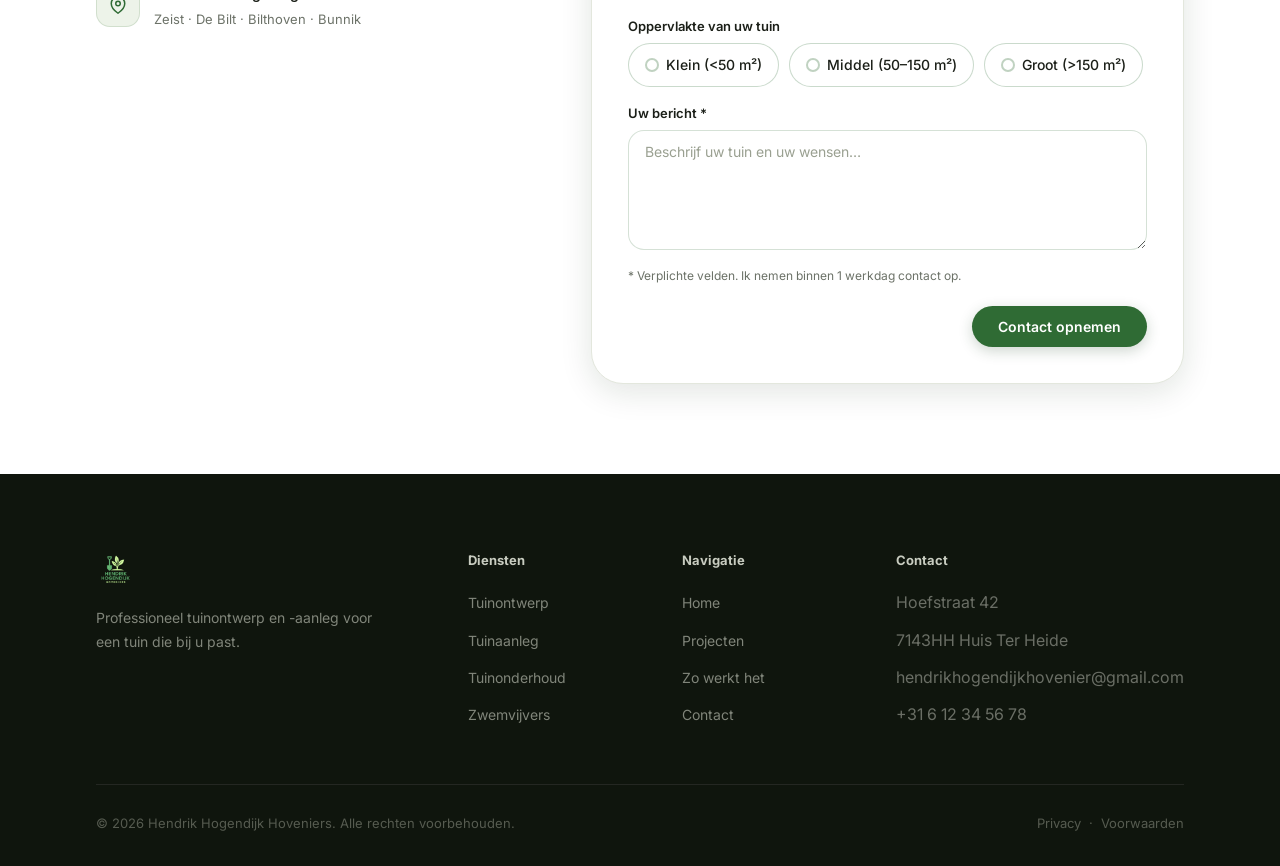
<file: contact.html>
<!DOCTYPE html>
<html lang="nl"> <!-- lang="nl" = pagina is in het Nederlands -->

<head>
  <meta charset="UTF-8" /> <!-- tekenset: letters als é en ë worden goed weergegeven -->
  <meta name="viewport" content="width=device-width, initial-scale=1.0" />
  <!-- viewport: site schaalt goed mee op mobiel -->
  <title>Contact – Hendrik Hogendijk Hoveniers</title>
  <!-- preconnect: alvast verbinden met Google Fonts zodat het lettertype sneller laadt -->
  <link rel="preconnect" href="https://fonts.googleapis.com" />
  <link rel="preconnect" href="https://fonts.gstatic.com" crossorigin />
  <link href="https://fonts.googleapis.com/css2?family=Inter:wght@400;500;600;700;800&display=swap" rel="stylesheet" />
  <link rel="stylesheet" href="style.css" /> <!-- zelfde opmaak (CSS) als de homepagina -->
</head>

<body>

  <!-- NAVIGATIE (menubalk bovenaan) -->
  <nav>
    <div class="nav-inner">
      <a class="nav-logo" href="index.html">
        <img src="assets/fotos/logo.png" alt="Hendrik Hogendijk Hoveniers" />
      </a>
      <!-- Links wijzen naar index.html#... omdat die secties op de homepagina staan, niet hier -->
      <ul class="nav-links">
        <li><a href="index.html#benefits">Diensten</a></li>
        <li><a href="index.html#features">Specificaties</a></li>
        <li><a href="index.html#howitworks">Zo werkt het</a></li>
        <li><a href="contact.html" class="active">Contact</a></li> <!-- class="active": dit is de huidige pagina -->
      </ul>
      <!-- Hamburger-knop (mobiel). aria-* = toegankelijkheid; main.js zet aria-expanded op true/false -->
      <button class="nav-toggle" aria-label="Menu openen" aria-expanded="false" aria-controls="mobileMenu">
        <span></span><span></span><span></span>
      </button>
    </div>
  </nav>

  <!-- MOBIEL MENU (opent via de hamburger-knop) -->
  <div class="mobile-menu" id="mobileMenu">
    <a href="index.html#benefits">Diensten</a>
    <a href="index.html#features">Specificaties</a>
    <a href="index.html#howitworks">Zo werkt het</a>
    <a href="contact.html">Contact</a>
  </div>

  <!-- CONTACT HERO (openingsblok met titel + foto) -->
  <section class="contact-hero">
    <div class="container">
      <div class="contact-hero-inner" data-reveal>
        <div class="contact-hero-text">
          <span class="overline">Neem contact op</span>
          <h1>Vertel me over uw tuin</h1>
          <p>Heeft u vragen over tuinonderhoud, tuinaanleg of wilt u een vrijblijvende offerte?</p>
          <p><span class="highlight">Ik help u graag</span> verder.</p>
          <div class="contact-hero-actions">
          </div>
        </div>
        <div class="contact-hero-photo">
          <img src="assets/fotos/image1.png" alt="Mooie tuin" />
        </div>
      </div>
    </div>
  </section>

  <!-- WERKGEBIED (Google Maps-kaart + lijst met plaatsen). data-reveal = faded in bij scrollen -->
  <section class="werkgebied">
    <div class="container">
      <div class="werkgebied-card" data-reveal>
        <div class="werkgebied-map">
          <!-- iframe = een ingesloten Google Maps-kaart. loading="lazy" = pas laden als je er bijna bent (sneller) -->
          <iframe src="https://maps.google.com/maps?q=Huis+Ter+Heide,+Nederland&z=11&output=embed" allowfullscreen=""
            loading="lazy" referrerpolicy="no-referrer-when-downgrade" title="Werkgebied Utrecht en omgeving">
          </iframe>
        </div>
        <div class="werkgebied-info">
          <h2>Werkgebied<br>Utrecht en omgeving</h2>
          <div class="steden">
            <span>Utrecht</span>
            <span>Bilthoven</span>
            <span>Zeist</span>
            <span>Driebergen</span>
            <span>De Bilt</span>
            <span>Bunnik</span>
          </div>
        </div>
      </div>
    </div>
  </section>


  <!-- FORMULIER. id="form" = doel van de knop "Contact opnemen" (#form) -->
  <section class="contact-form-sec" id="form">
    <div class="container">
      <div class="contact-form-inner">

        <!-- Linkerkolom: contactgegevens met kleine icoontjes -->
        <div class="contact-form-info">
          <h2>Vertel me<br>over uw tuin</h2>
          <p>Wilt u tuinonderhoud, een nieuwe tuin of heeft u een andere vraag? Vul het formulier in en ik neem binnen 1
            werkdag contact op.</p>
          <div class="info-items">
            <div class="info-item">
              <div class="icon-box">
                <!-- inline SVG = een icoon getekend in de HTML zelf (geen apart plaatje nodig) -->
                <svg viewBox="0 0 24 24" fill="none" stroke="currentColor" stroke-width="2" stroke-linecap="round">
                  <path
                    d="M22 16.92v3a2 2 0 01-2.18 2 19.79 19.79 0 01-8.63-3.07A19.5 19.5 0 013.07 9.81a19.79 19.79 0 01-3.07-8.72A2 2 0 012 1h3a2 2 0 012 1.72 12.84 12.84 0 00.7 2.81 2 2 0 01-.45 2.11L6.09 8.91a16 16 0 006 6l1.27-1.27a2 2 0 012.11-.45 12.84 12.84 0 002.81.7A2 2 0 0122 16.92z" />
                </svg>
              </div>
              <div><strong>+31 6 12 34 56 78</strong>
                <p>Ma–Vr 08:00–18:00</p>
              </div>
            </div>
            <div class="info-item">
              <div class="icon-box">
                <svg viewBox="0 0 24 24" fill="none" stroke="currentColor" stroke-width="2" stroke-linecap="round">
                  <path d="M4 4h16c1.1 0 2 .9 2 2v12c0 1.1-.9 2-2 2H4c-1.1 0-2-.9-2-2V6c0-1.1.9-2 2-2z" />
                  <polyline points="22,6 12,13 2,6" />
                </svg>
              </div>
              <div><strong>info@hendrikhogendijk.nl</strong>
                <p>Reactie binnen 1 werkdag</p>
              </div>
            </div>
            <div class="info-item">
              <div class="icon-box">
                <svg viewBox="0 0 24 24" fill="none" stroke="currentColor" stroke-width="2" stroke-linecap="round">
                  <path d="M21 10c0 7-9 13-9 13s-9-6-9-13a9 9 0 0118 0z" />
                  <circle cx="12" cy="10" r="3" />
                </svg>
              </div>
              <div><strong>Utrecht en omgeving</strong>
                <p>Zeist · De Bilt · Bilthoven · Bunnik</p>
              </div>
            </div>
          </div>
        </div>

        <!-- Het formulier zelf. novalidate = zet de standaard browser-controle uit; wij controleren zelf in het script onderaan -->
        <form id="contactForm" novalidate>
          <div class="form-grid">
            <!-- label for="voornaam" hoort bij input id="voornaam": klik je op het label, dan springt de cursor in het veld.
                 required = verplicht veld. placeholder = grijze voorbeeldtekst in een leeg veld. -->
            <div class="fg">
              <label for="voornaam">Voornaam *</label>
              <input type="text" id="voornaam" name="voornaam" placeholder="Jan" required />
            </div>
            <div class="fg">
              <label for="achternaam">Achternaam *</label>
              <input type="text" id="achternaam" name="achternaam" placeholder="de Vries" required />
            </div>
            <div class="fg full"> <!-- class "full" = veld over de volle breedte (beide kolommen) -->
              <label for="email">E-mailadres *</label>
              <input type="email" id="email" name="email" placeholder="jan@voorbeeld.nl" required />
              <!-- type="email": mobiel toont een @-toetsenbord -->
            </div>
            <div class="fg full">
              <label for="telefoon">Telefoonnummer</label>
              <input type="tel" id="telefoon" name="telefoon" placeholder="+31 6 12 34 56 78" />
              <!-- type="tel": mobiel toont een cijfer-toetsenbord -->
            </div>
            <div class="fg full">
              <label for="dienst">Welke dienst heeft u nodig? *</label>
              <!-- select = keuzelijst (dropdown). De eerste optie is disabled + selected = niet kiesbaar, dient als titel -->
              <select id="dienst" name="dienst" required>
                <option value="" disabled selected>Kies een dienst…</option>
                <option value="ontwerp">Tuinontwerp</option>
                <option value="aanleg">Tuinaanleg</option>
                <option value="onderhoud">Tuinonderhoud</option>
                <option value="vijver">Zwemvijver</option>
                <option value="anders">Anders</option>
              </select>
            </div>
            <div class="fg full">
              <label>Oppervlakte van uw tuin</label>
              <!-- Keuzerondjes: dezelfde name="opp" = je kunt er maar één tegelijk kiezen -->
              <div class="radio-group">
                <label class="radio-opt"><input type="radio" name="opp" value="klein" /><span>Klein (&lt;50
                    m²)</span></label>
                <label class="radio-opt"><input type="radio" name="opp" value="middel" /><span>Middel (50–150
                    m²)</span></label>
                <label class="radio-opt"><input type="radio" name="opp" value="groot" /><span>Groot (&gt;150
                    m²)</span></label>
              </div>
            </div>
            <div class="fg full">
              <label for="bericht">Uw bericht *</label>
              <textarea id="bericht" name="bericht" placeholder="Beschrijf uw tuin en uw wensen…" required></textarea>
              <!-- textarea = groot tekstveld voor meerdere regels -->
            </div>
            <p class="form-note">* Verplichte velden. Ik nemen binnen 1 werkdag contact op.</p>
            <!-- Succes-melding: standaard verborgen (CSS). Het script voegt class "show" toe na verzenden -->
            <div class="form-success" id="formSuccess">✓ Bedankt! Uw bericht is verzonden. Ik nemen snel contact op.
            </div>
            <div class="form-submit-row">
              <button type="submit" class="btn btn-green">Contact opnemen</button>
            </div>
          </div>
        </form>

      </div>
    </div>
  </section>

  <!-- FOOTER (onderkant: logo, links en contactgegevens) -->
  <footer>
    <div class="container">
      <div class="footer-top">
        <div class="footer-logo">
          <img src="assets/fotos/logo.png" alt="Hendrik Hogendijk Hoveniers" />
          <p>Professioneel tuinontwerp en -aanleg voor een tuin die bij u past.</p>
        </div>
        <div class="footer-col">
          <h4>Diensten</h4>
          <ul>
            <li><a href="index.html#benefits">Tuinontwerp</a></li>
            <li><a href="index.html#benefits">Tuinaanleg</a></li>
            <li><a href="index.html#benefits">Tuinonderhoud</a></li>
            <li><a href="index.html#benefits">Zwemvijvers</a></li>
          </ul>
        </div>
        <div class="footer-col">
          <h4>Navigatie</h4>
          <ul>
            <li><a href="index.html">Home</a></li>
            <li><a href="index.html#features">Projecten</a></li>
            <li><a href="index.html#howitworks">Zo werkt het</a></li>
            <li><a href="contact.html">Contact</a></li>
          </ul>
        </div>
        <div class="footer-col">
          <h4>Contact</h4>
          <ul>
            <li>Hoefstraat 42</li>
            <li>7143HH Huis Ter Heide</li>
            <li>hendrikhogendijkhovenier@gmail.com</li>
            <li>+31 6 12 34 56 78</li>
          </ul>
        </div>
      </div>
      <div class="footer-bottom">
        <span>© 2026 Hendrik Hogendijk Hoveniers. Alle rechten voorbehouden.</span>
        <span>Privacy &nbsp;·&nbsp; Voorwaarden</span>
      </div>
    </div>
  </footer>

  <!-- main.js: de gedeelde scripts (menu, scroll-effecten enz.) -->
  <script src="main.js"></script>
  <script>

    // ── Contactformulier controleren en "versturen" ──
    var form = document.getElementById('contactForm');
    var successMsg = document.getElementById('formSuccess');

    // 'submit' = de gebruiker klikt op verzenden.
    form.addEventListener('submit', function (e) {
      var valid = true;

      // Loop door alle verplichte velden ([required]) en controleer of ze ingevuld zijn.
      form.querySelectorAll('[required]').forEach(function (field) {
        field.style.borderColor = ''; // eerst de eventuele rode rand weghalen
        // .trim() haalt spaties weg; is het veld leeg? dan rode rand + formulier niet geldig.
        if (!field.value.trim()) { valid = false; field.style.borderColor = '#c0392b'; }
      });
      e.preventDefault(); // altijd voorkomen (geen server-backend)

      if (!valid) return;

      // Knop tijdelijk uitzetten zodat je niet 2x kunt klikken.
      var submitBtn = form.querySelector('[type="submit"]');
      submitBtn.textContent = 'Versturen…';
      submitBtn.disabled = true;

      window.location.href = 'bedankt.html';
    });

    // Zodra je in een veld typt: haal meteen de rode foutrand weg.
    form.querySelectorAll('input, textarea, select').forEach(function (el) {
      el.addEventListener('input', function () { el.style.borderColor = ''; });
    });
  </script>


</body>

</html>
</file>
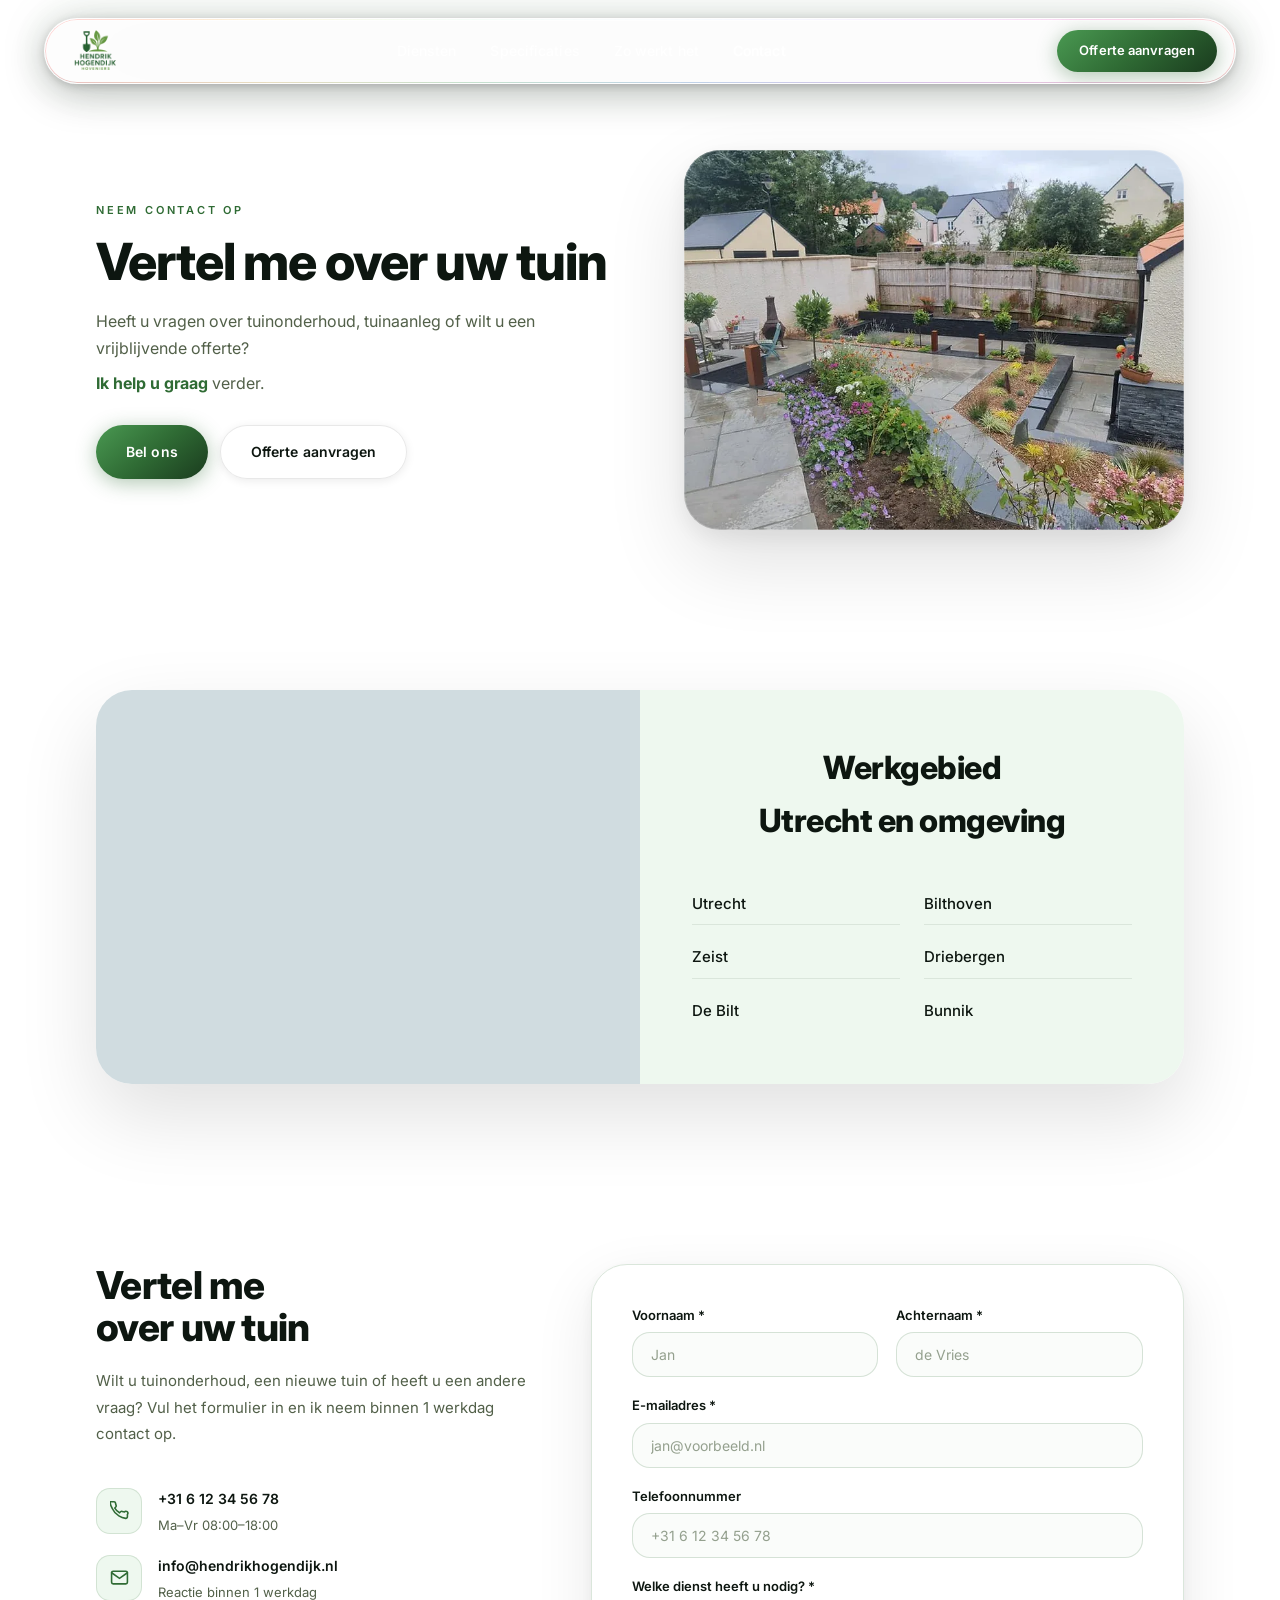
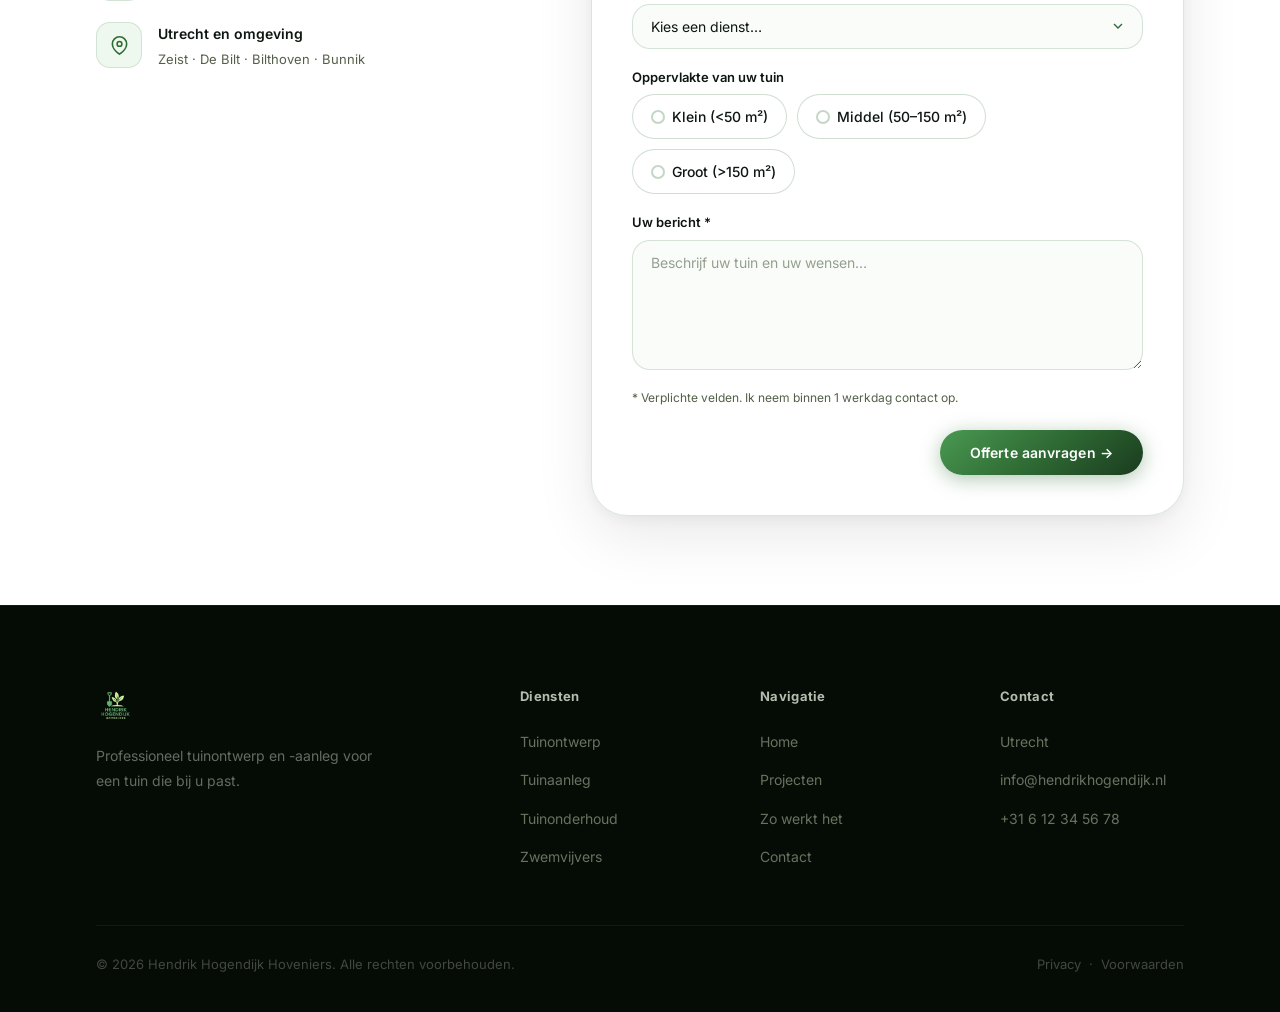
<file: v2/contact.html>
<!DOCTYPE html>
<html lang="nl">

<head>
  <meta charset="UTF-8" />
  <meta name="viewport" content="width=device-width, initial-scale=1.0" />
  <title>Contact – Hendrik Hogendijk Hoveniers</title>
  <link rel="preconnect" href="https://fonts.googleapis.com" />
  <link rel="preconnect" href="https://fonts.gstatic.com" crossorigin />
  <link href="https://fonts.googleapis.com/css2?family=Inter:wght@300;400;500;600;700;800;900&display=swap" rel="stylesheet" />
  <link rel="stylesheet" href="/v2/style.css" />
  <link rel="icon" type="image/png" href="/assets/fotos/logo.png" />
</head>

<body>

  <!-- Liquid-glass scroll progress -->
  <div class="scroll-progress" aria-hidden="true"></div>

  <svg class="svg-defs" aria-hidden="true" focusable="false">
    <defs>
      <filter id="lg-distort" x="-8%" y="-8%" width="116%" height="116%" color-interpolation-filters="sRGB">
        <feTurbulence type="fractalNoise" baseFrequency="0.022 0.022" numOctaves="3" seed="9" result="n"/>
        <feDisplacementMap in="SourceGraphic" in2="n" scale="5" xChannelSelector="R" yChannelSelector="G"/>
      </filter>
    </defs>
  </svg>

  <!-- NAV -->
  <nav id="nav">
    <div class="nav-inner">
      <a class="nav-logo" href="index.html">
        <img src="/assets/fotos/logo.png" alt="Hendrik Hogendijk Hoveniers" />
      </a>
      <ul class="nav-links">
        <li><a href="index.html#benefits">Diensten</a></li>
        <li><a href="index.html#features">Specificaties</a></li>
        <li><a href="index.html#howitworks">Zo werkt het</a></li>
        <li><a href="contact.html" class="active">Contact</a></li>
      </ul>
      <div class="nav-cta">
        <a href="#form" class="btn btn-green btn-sm">Offerte aanvragen</a>
      </div>
      <button class="nav-toggle" aria-label="Menu openen" aria-expanded="false" aria-controls="mobileMenu">
        <span></span><span></span><span></span>
      </button>
    </div>
  </nav>

  <!-- MOBILE MENU -->
  <div class="mobile-menu" id="mobileMenu">
    <a href="index.html#benefits">Diensten</a>
    <a href="index.html#features">Specificaties</a>
    <a href="index.html#howitworks">Zo werkt het</a>
    <a href="contact.html">Contact</a>
    <a href="#form" class="btn btn-green">Offerte aanvragen</a>
  </div>

  <!-- CONTACT HERO -->
  <section class="contact-hero">
    <div class="container">
      <div class="contact-hero-inner" data-reveal>
        <div class="contact-hero-text">
          <span class="overline">Neem contact op</span>
          <h1>Vertel me over uw tuin</h1>
          <p>Heeft u vragen over tuinonderhoud, tuinaanleg of wilt u een vrijblijvende offerte?</p>
          <p><span class="highlight">Ik help u graag</span> verder.</p>
          <div class="contact-hero-actions">
            <a href="tel:+31612345678" class="btn btn-green">Bel ons</a>
            <a href="#form" class="btn btn-outline">Offerte aanvragen</a>
          </div>
        </div>
        <div class="contact-hero-photo">
          <img src="/assets/fotos/image1.png" alt="Mooie tuin" />
        </div>
      </div>
    </div>
  </section>

  <!-- WERKGEBIED -->
  <section class="werkgebied">
    <div class="container">
      <div class="werkgebied-card" data-reveal>
        <div class="werkgebied-map">
          <iframe
            src="https://www.google.com/maps/embed?pb=!1m18!1m12!1m3!1d78946.28!2d5.0919!3d52.0907!2m3!1f0!2f0!3f0!3m2!1i1024!2i768!4f13.1!3m3!1m2!1s0x47c66f4339d32d37%3A0xd6c8fc4c19af4ae9!2sUtrecht!5e0!3m2!1snl!2snl!4v1234567890"
            allowfullscreen="" loading="lazy" referrerpolicy="no-referrer-when-downgrade"
            title="Werkgebied Utrecht en omgeving">
          </iframe>
        </div>
        <div class="werkgebied-info">
          <h2>Werkgebied<br>Utrecht en omgeving</h2>
          <div class="steden">
            <span>Utrecht</span>
            <span>Bilthoven</span>
            <span>Zeist</span>
            <span>Driebergen</span>
            <span>De Bilt</span>
            <span>Bunnik</span>
          </div>
        </div>
      </div>
    </div>
  </section>

  <!-- FORM -->
  <section class="contact-form-sec" id="form">
    <div class="container">
      <div class="contact-form-inner">

        <div class="contact-form-info" data-reveal>
          <h2>Vertel me<br>over uw tuin</h2>
          <p>Wilt u tuinonderhoud, een nieuwe tuin of heeft u een andere vraag? Vul het formulier in en ik neem binnen 1 werkdag contact op.</p>
          <div class="info-items">
            <div class="info-item">
              <div class="icon-box">
                <svg viewBox="0 0 24 24" fill="none" stroke="currentColor" stroke-width="2" stroke-linecap="round">
                  <path d="M22 16.92v3a2 2 0 01-2.18 2 19.79 19.79 0 01-8.63-3.07A19.5 19.5 0 013.07 9.81a19.79 19.79 0 01-3.07-8.72A2 2 0 012 1h3a2 2 0 012 1.72 12.84 12.84 0 00.7 2.81 2 2 0 01-.45 2.11L6.09 8.91a16 16 0 006 6l1.27-1.27a2 2 0 012.11-.45 12.84 12.84 0 002.81.7A2 2 0 0122 16.92z"/>
                </svg>
              </div>
              <div>
                <strong>+31 6 12 34 56 78</strong>
                <p>Ma–Vr 08:00–18:00</p>
              </div>
            </div>
            <div class="info-item">
              <div class="icon-box">
                <svg viewBox="0 0 24 24" fill="none" stroke="currentColor" stroke-width="2" stroke-linecap="round">
                  <path d="M4 4h16c1.1 0 2 .9 2 2v12c0 1.1-.9 2-2 2H4c-1.1 0-2-.9-2-2V6c0-1.1.9-2 2-2z"/>
                  <polyline points="22,6 12,13 2,6"/>
                </svg>
              </div>
              <div>
                <strong>info@hendrikhogendijk.nl</strong>
                <p>Reactie binnen 1 werkdag</p>
              </div>
            </div>
            <div class="info-item">
              <div class="icon-box">
                <svg viewBox="0 0 24 24" fill="none" stroke="currentColor" stroke-width="2" stroke-linecap="round">
                  <path d="M21 10c0 7-9 13-9 13s-9-6-9-13a9 9 0 0118 0z"/>
                  <circle cx="12" cy="10" r="3"/>
                </svg>
              </div>
              <div>
                <strong>Utrecht en omgeving</strong>
                <p>Zeist · De Bilt · Bilthoven · Bunnik</p>
              </div>
            </div>
          </div>
        </div>

        <form id="contactForm" novalidate data-reveal>
          <div class="form-grid">
            <div class="fg">
              <label for="voornaam">Voornaam *</label>
              <input type="text" id="voornaam" name="voornaam" placeholder="Jan" required />
            </div>
            <div class="fg">
              <label for="achternaam">Achternaam *</label>
              <input type="text" id="achternaam" name="achternaam" placeholder="de Vries" required />
            </div>
            <div class="fg full">
              <label for="email">E-mailadres *</label>
              <input type="email" id="email" name="email" placeholder="jan@voorbeeld.nl" required />
            </div>
            <div class="fg full">
              <label for="telefoon">Telefoonnummer</label>
              <input type="tel" id="telefoon" name="telefoon" placeholder="+31 6 12 34 56 78" />
            </div>
            <div class="fg full">
              <label for="dienst">Welke dienst heeft u nodig? *</label>
              <select id="dienst" name="dienst" required>
                <option value="" disabled selected>Kies een dienst…</option>
                <option value="ontwerp">Tuinontwerp</option>
                <option value="aanleg">Tuinaanleg</option>
                <option value="onderhoud">Tuinonderhoud</option>
                <option value="vijver">Zwemvijver</option>
                <option value="anders">Anders</option>
              </select>
            </div>
            <div class="fg full">
              <label>Oppervlakte van uw tuin</label>
              <div class="radio-group">
                <label class="radio-opt">
                  <input type="radio" name="opp" value="klein" />
                  <span>Klein (&lt;50 m²)</span>
                </label>
                <label class="radio-opt">
                  <input type="radio" name="opp" value="middel" />
                  <span>Middel (50–150 m²)</span>
                </label>
                <label class="radio-opt">
                  <input type="radio" name="opp" value="groot" />
                  <span>Groot (&gt;150 m²)</span>
                </label>
              </div>
            </div>
            <div class="fg full">
              <label for="bericht">Uw bericht *</label>
              <textarea id="bericht" name="bericht" placeholder="Beschrijf uw tuin en uw wensen…" required></textarea>
            </div>
            <p class="form-note">* Verplichte velden. Ik neem binnen 1 werkdag contact op.</p>
            <div class="form-success" id="formSuccess">✓ Bedankt! Uw bericht is verzonden. Ik neem snel contact op.</div>
            <div class="form-submit-row">
              <button type="submit" class="btn btn-green">Offerte aanvragen →</button>
            </div>
          </div>
        </form>

      </div>
    </div>
  </section>

  <!-- FOOTER -->
  <footer>
    <div class="container">
      <div class="footer-top">
        <div class="footer-logo">
          <img src="/assets/fotos/logo.png" alt="Hendrik Hogendijk Hoveniers" />
          <p>Professioneel tuinontwerp en -aanleg voor een tuin die bij u past.</p>
        </div>
        <div class="footer-col">
          <h4>Diensten</h4>
          <ul>
            <li><a href="index.html#benefits">Tuinontwerp</a></li>
            <li><a href="index.html#benefits">Tuinaanleg</a></li>
            <li><a href="index.html#benefits">Tuinonderhoud</a></li>
            <li><a href="index.html#benefits">Zwemvijvers</a></li>
          </ul>
        </div>
        <div class="footer-col">
          <h4>Navigatie</h4>
          <ul>
            <li><a href="index.html">Home</a></li>
            <li><a href="index.html#features">Projecten</a></li>
            <li><a href="index.html#howitworks">Zo werkt het</a></li>
            <li><a href="contact.html">Contact</a></li>
          </ul>
        </div>
        <div class="footer-col">
          <h4>Contact</h4>
          <ul>
            <li><a href="#">Utrecht</a></li>
            <li><a href="mailto:info@hendrikhogendijk.nl">info@hendrikhogendijk.nl</a></li>
            <li><a href="tel:+31612345678">+31 6 12 34 56 78</a></li>
          </ul>
        </div>
      </div>
      <div class="footer-bottom">
        <span>© 2026 Hendrik Hogendijk Hoveniers. Alle rechten voorbehouden.</span>
        <span>Privacy &nbsp;·&nbsp; Voorwaarden</span>
      </div>
    </div>
  </footer>

  <script src="/v2/main.js"></script>
  <script>
    /* ── Contact form ── */
    var form       = document.getElementById('contactForm');
    var successMsg = document.getElementById('formSuccess');

    form.addEventListener('submit', function (e) {
      e.preventDefault();
      var valid = true;
      form.querySelectorAll('[required]').forEach(function (field) {
        field.style.borderColor = '';
        if (!field.value.trim()) { valid = false; field.style.borderColor = '#c0392b'; }
      });
      if (!valid) return;
      var btn = form.querySelector('[type="submit"]');
      btn.textContent = 'Versturen…';
      btn.disabled = true;
      setTimeout(function () {
        successMsg.classList.add('show');
        form.reset();
        btn.textContent = 'Offerte aanvragen →';
        btn.disabled = false;
        successMsg.scrollIntoView({ behavior: 'smooth', block: 'center' });
      }, 900);
    });

    form.querySelectorAll('input, textarea, select').forEach(function (el) {
      el.addEventListener('input', function () { el.style.borderColor = ''; });
    });
  </script>

</body>
</html>
</file>
<file: style.css>
/* Reset: haalt de standaard marges/padding van de browser weg.
   box-sizing: border-box = padding + border tellen mee in de breedte (makkelijker rekenen). */
*, *::before, *::after { box-sizing: border-box; margin: 0; padding: 0; }

/* :root = de hele pagina. Hier staan de CSS-variabelen (custom properties).
   Je stelt een kleur/waarde 1x in en gebruikt 'm overal met var(--naam).
   Pas je 'm hier aan, dan verandert de hele site mee. */
:root {
    --accent:       #2f6b34;     /* hoofdkleur (groen) */
    --accent-rgb:   47, 107, 52; /* zelfde groen als losse RGB, handig voor rgba() met doorzichtigheid */
    --accent-light: #5a9b6b;
    --accent-ink:   #1c3b22;
    --bg:           #ffffff;
    --bg-tint:      #edf3e9;
    --dark:         #0f150d;
    --dark-2:       #16331b;
    --text:         #1b1f18;
    --muted:        #6c7268;     /* gedempte tekstkleur (bijschriften) */
    --divider:      #e3e7dd;
    --shadow-sm:    0 2px 8px rgba(20, 38, 18, .08);   /* kleine schaduw */
    --shadow-md:    0 8px 32px rgba(20, 38, 18, .12);  /* middelgrote schaduw */
    --shadow-lg:    0 24px 60px rgba(20, 38, 18, .16); /* grote schaduw */
    --radius:       24px;        /* afronding hoeken */
    --radius-lg:    32px;
    --radius-sm:    16px;
    --max-w:        1200px;      /* maximale breedte van de inhoud */
    --font:         'Inter', 'Helvetica Neue', Arial, sans-serif;
    /* cubic-bezier = de "snelheidscurve" van animaties. Deze begint snel en remt zacht af. */
    --ease:         cubic-bezier(.22, 1, .36, 1);
}

html { scroll-behavior: smooth; } /* zacht doorscrollen bij klik op #anker-links */

body {
    font-family: var(--font);
    background: var(--bg);
    color: var(--text);
    line-height: 1.65;
    -webkit-font-smoothing: antialiased; /* gladdere tekst (vooral op Mac/Safari) */
    overflow-x: hidden;                  /* geen horizontale scrollbalk */
}

img { display: block; width: 100%; object-fit: cover; } /* object-fit: cover = beeld vult de ruimte, zonder vervorming */
a   { text-decoration: none; color: inherit; }
ul  { list-style: none; }

/* :focus-visible = de rand om een element als je met Tab (toetsenbord) navigeert.
   Belangrijk voor toegankelijkheid / accessibility. */
:focus-visible {
    outline: 2px solid var(--accent);
    outline-offset: 3px;
    border-radius: 4px;
}

/* .container = de centrale kolom: maximaal --max-w breed en gecentreerd (margin: 0 auto). */
.container {
    max-width: var(--max-w);
    margin: 0 auto;
    padding: 0 56px;
}

.overline {
    font-size: 11px;
    font-weight: 600;
    letter-spacing: 2.5px;
    text-transform: uppercase;
    color: var(--accent);
    display: block;
}

/* ── KNOPPEN (buttons) ── */
.btn {
    display: inline-flex;        /* inhoud (tekst + icoon) netjes naast elkaar */
    align-items: center;
    gap: 7px;
    padding: 12px 26px;
    border-radius: 999px;        /* heel groot getal = volledig ronde (pil-vormige) hoeken */
    font-size: 14px;
    font-weight: 600;
    cursor: pointer;
    border: none;
    font-family: var(--font);
    white-space: nowrap;         /* tekst nooit afbreken over 2 regels */
    /* transition: animeer transform/schaduw/achtergrond soepel bij hover */
    transition: transform .25s var(--ease), box-shadow .25s var(--ease), background .25s var(--ease);
}
.btn:hover { transform: translateY(-2px); } /* knop iets omhoog bij hover */

.btn-green {
    background: var(--accent);
    color: #fff;
    box-shadow: 0 4px 14px rgba(31, 70, 35, .22);
}
.btn-green:hover {
    background: var(--accent-ink);
    box-shadow: 0 8px 22px rgba(31, 70, 35, .28);
}

/* "Liquid glass"-knop: half doorzichtig + backdrop-filter blur = de achtergrond wordt wazig erachter. */
.btn-outline {
    background: rgba(255, 255, 255, .75);
    color: var(--text);
    border: 1.5px solid rgba(0, 0, 0, .1);
    -webkit-backdrop-filter: blur(12px); /* -webkit- = extra regel voor Safari */
    backdrop-filter: blur(12px);
    box-shadow: var(--shadow-sm);
}
.btn-outline:hover {
    background: rgba(255, 255, 255, .95);
    box-shadow: var(--shadow-md);
}

.btn-sm { padding: 9px 20px; font-size: 13px; }

/* ── NAVIGATIE (menubalk) ── */
nav {
    position: fixed;          /* blijft bovenaan staan tijdens scrollen */
    top: 0; left: 0; right: 0;
    z-index: 200;             /* hoge z-index = ligt boven de rest */
    padding: 16px 40px;
}

/* De zwevende "glazen" balk: half doorzichtig wit + blur (liquid glass). */
.nav-inner {
    display: flex;
    align-items: center;
    height: 70px;
    max-width: var(--max-w);
    margin: 0 auto;
    padding: 0 14px 0 18px;
    background: rgba(255, 255, 255, .85);
    -webkit-backdrop-filter: blur(3px);
    backdrop-filter: blur(3px);
    border-radius: 999px;
    border: 1px solid rgba(0, 0, 0, .07);
    box-shadow: 0 2px 16px rgba(0, 0, 0, .07);
    transition: box-shadow .3s var(--ease);
}
/* class 'scrolled' wordt door main.js toegevoegd zodra je scrollt: sterkere schaduw. */
nav.scrolled .nav-inner { box-shadow: 0 4px 24px rgba(0, 0, 0, .12); }

.nav-logo img { height: 64px; width: auto; display: block; }

.nav-links {
    display: flex;
    gap: 2px;
    list-style: none;
    font-size: 14px;
    font-weight: 500;
    margin: 0 auto; /* margin: 0 auto duwt het menu naar het midden */
}
.nav-links a {
    color: rgba(20, 28, 16, .6);
    padding: 8px 16px;
    border-radius: 999px;
    transition: color .2s, background .2s;
}
/* hover én .active (huidige sectie, gezet door main.js) krijgen dezelfde stijl. */
.nav-links a:hover,
.nav-links a.active {
    color: var(--accent-ink);
    background: rgba(var(--accent-rgb), .08);
}

.nav-cta { display: flex; align-items: center; }

/* Hamburger-knop: standaard verborgen, verschijnt pas op mobiel (zie media query onderaan). */
.nav-toggle {
    display: none;
    width: 44px;
    height: 44px;
    margin-left: auto;
    border: none;
    background: none;
    cursor: pointer;
    flex-direction: column; /* de 3 streepjes onder elkaar */
    align-items: center;
    justify-content: center;
    gap: 5px;
}
.nav-toggle span { /* één streepje van de hamburger */
    display: block;
    width: 22px; height: 2px;
    border-radius: 2px;
    background: var(--accent-ink);
    transition: transform .3s var(--ease), opacity .2s;
}
/* Is het menu open (aria-expanded="true")? Maak van de 3 streepjes een kruisje (X):
   streep 1 en 3 draaien (rotate) tot een kruis, streep 2 verdwijnt (opacity: 0). */
.nav-toggle[aria-expanded="true"] span:nth-child(1) { transform: translateY(7px)  rotate(45deg); }
.nav-toggle[aria-expanded="true"] span:nth-child(2) { opacity: 0; }
.nav-toggle[aria-expanded="true"] span:nth-child(3) { transform: translateY(-7px) rotate(-45deg); }

/* Schermvullend mobiel menu. inset: 0 = top/right/bottom/left allemaal 0 (vult het scherm). */
.mobile-menu {
    position: fixed;
    inset: 0;
    z-index: 150;
    display: flex;
    flex-direction: column;
    align-items: center;
    justify-content: center;
    gap: 8px;
    background: rgba(255, 255, 255, .96);
    -webkit-backdrop-filter: blur(5px);
    backdrop-filter: blur(5px);
    /* opacity + visibility = onzichtbaar én "niet aanklikbaar" zolang het dicht is. */
    opacity: 0;
    visibility: hidden;
    transition: opacity .35s var(--ease), visibility .35s;
}
.mobile-menu.open { opacity: 1; visibility: visible; } /* class 'open' wordt door main.js gezet */
.mobile-menu a { font-size: 26px; font-weight: 700; color: var(--accent-ink); padding: 12px 24px; }
.mobile-menu .btn { margin-top: 16px; font-size: 16px; }

/* Scroll-animatie: elementen met data-reveal beginnen onzichtbaar en iets naar beneden.
   main.js voegt de class 'is-in' toe zodra ze in beeld komen -> ze faden omhoog in beeld. */
[data-reveal] {
    opacity: 0;
    transform: translateY(24px);
    transition: opacity .7s var(--ease), transform .7s var(--ease);
}
[data-reveal].is-in { opacity: 1; transform: none; }

/* ── HERO (groot openingsblok bovenaan) ── */
header {
    min-height: 100vh; /* 100vh = 100% van de schermhoogte (volledig scherm) */
    display: flex;
    flex-direction: column;
    justify-content: center;
    background: linear-gradient(160deg, #edf3e9 0%, #f4f7f2 45%, #eaf1e6 100%); /* zachte kleurverloop-achtergrond */
}

.hero {
    flex: 1;
    display: flex;
    flex-direction: column;
    align-items: center;
    justify-content: center;
    padding: 150px 56px 80px;
    gap: 26px;
    text-align: center;
}

.hero-text {
    display: flex;
    flex-direction: column;
    align-items: center;
    gap: 22px;
    max-width: 860px;
}

.hero-badge {
    display: inline-flex;
    align-items: center;
    padding: 6px 16px;
    border-radius: 999px;
    font-size: 12px;
    font-weight: 600;
    letter-spacing: .4px;
    color: var(--accent-ink);
    background: rgba(var(--accent-rgb), .1);
    border: 1px solid rgba(var(--accent-rgb), .2);
}

/* clamp(min, ideaal, max) = lettergrootte schaalt mee met het scherm,
   maar nooit kleiner dan 40px en nooit groter dan 74px. (5.6vw = 5.6% van de schermbreedte). */
.hero-text h1 {
    font-size: clamp(40px, 5.6vw, 74px);
    font-weight: 700;
    line-height: 1.03;
    letter-spacing: -1.6px;
}

.hero-actions,
.contact-hero-actions    { display: flex; gap: 12px; flex-wrap: wrap; } /* flex-wrap: knoppen mogen naar de volgende regel */
.hero-actions            { justify-content: center; margin-top: 8px; }
.contact-hero-actions    { margin-top: 28px; }

.hero-mockup { width: 100%; max-width: 880px; }

.hero-mockup-screen {
    border-radius: 24px;
    overflow: hidden;        /* hoeken afronden werkt alleen met overflow: hidden op de afbeelding */
    box-shadow: var(--shadow-lg);
    aspect-ratio: 16 / 10;   /* vaste beeldverhouding 16:10, ongeacht de breedte */
}
.hero-mockup-screen img { height: 100%; }

/* ── LOGO CLOUD (balk met partner-logo's) ── */
.logo-cloud { background: var(--dark); padding: 40px 0; }

.logo-cloud-inner {
    max-width: var(--max-w);
    margin: 0 auto;
    padding: 0 56px;
    display: flex;
    justify-content: center;
}

.logo-cloud-items {
    display: flex;
    align-items: center;
    justify-content: center;
    gap: 14px;
    flex-wrap: wrap;
    padding: 18px 30px;
    border-radius: var(--radius);
    background: rgba(255, 255, 255, .05);
    border: 1px solid rgba(255, 255, 255, .1);
}

.logo-cloud-item {
    display: flex;
    flex-direction: column;
    align-items: center;
    gap: 8px;
    padding: 8px 16px;
    border-radius: var(--radius-sm);
    opacity: .7;
    transition: opacity .25s;
}
.logo-cloud-item:hover { opacity: 1; } /* logo wordt feller bij hover */
/* filter: grayscale + brightness = logo's grijs/wit maken zodat ze passen op de donkere balk. */
.logo-cloud-item img   { height: 40px; width: auto; filter: grayscale(1) brightness(2.2); }
.logo-cloud-item span  { font-size: 10px; color: #9aa090; font-weight: 600; letter-spacing: .8px; text-transform: uppercase; }

/* ── BENEFITS (voordelen) ── */
.benefits { padding: 110px 0; }

.benefits-head { margin-bottom: 60px; max-width: 560px; }
.benefits-head .overline { margin-bottom: 14px; }
.benefits-head h2 { font-size: clamp(30px, 3.2vw, 44px); font-weight: 700; line-height: 1.12; letter-spacing: -.8px; }
.benefits-head p  { font-size: 16px; color: var(--muted); margin-top: 14px; line-height: 1.6; }

/* CSS Grid: 4 even brede kolommen (repeat(4, 1fr)). 1fr = 1 gelijke deel van de ruimte. */
.benefits-grid {
    display: grid;
    grid-template-columns: repeat(4, 1fr);
    gap: 22px;
}

.benefit-card {
    background: #fff;
    border-radius: var(--radius);
    overflow: hidden;
    border: 1px solid var(--divider);
    box-shadow: var(--shadow-sm);
    display: flex;
    flex-direction: column;
    transition: transform .3s var(--ease), box-shadow .3s var(--ease);
}
.benefit-card:hover { transform: translateY(-5px); box-shadow: var(--shadow-md); } /* kaart "tilt op" bij hover */

.benefit-card-img {
    height: 168px;
    overflow: hidden;
    background: var(--bg-tint);
    display: flex;
    align-items: center;
    justify-content: center;
    padding: 26px;
}
.benefit-card-img img  { width: 100%; height: 100%; object-fit: contain; } /* object-fit: contain = hele beeld zichtbaar, niet bijgesneden */
.benefit-card-body     { padding: 22px 22px 26px; flex: 1; } /* flex: 1 = body rekt mee zodat alle kaarten even hoog zijn */
.benefit-card h3       { font-size: 17px; font-weight: 700; margin-bottom: 9px; }
.benefit-card p        { font-size: 14px; color: var(--muted); line-height: 1.6; }

/* ── FEATURES (uitgelichte onderdelen) ── */
.features { padding: 110px 0; }

/* Twee kolommen naast elkaar: tekst en foto. */
.feature-block {
    display: grid;
    grid-template-columns: 1fr 1fr;
    gap: 80px;
    align-items: center;
}
.feature-block + .feature-block { margin-top: 100px; } /* "+" = alleen blokken die op een ander blok volgen */

/* .rev draait de kolomvolgorde om (foto links, tekst rechts) ZONDER de HTML-volgorde te veranderen
   -> beter voor screenreaders. direction: rtl draait de kolommen, ltr op de kinderen zet de
   tekstrichting weer normaal (links-naar-rechts) binnen elke kolom. */
.feature-block.rev     { direction: rtl; }
.feature-block.rev > * { direction: ltr; }

.feature-copy { display: flex; flex-direction: column; gap: 20px; align-items: flex-start; }
.feature-copy h2 { font-size: clamp(28px, 3vw, 40px); font-weight: 700; line-height: 1.12; letter-spacing: -.6px; }
.feature-copy p  { font-size: 16px; color: var(--muted); line-height: 1.7; }

.feature-photo,
.contact-hero-photo {
    border-radius: var(--radius-lg);
    overflow: hidden;
    box-shadow: var(--shadow-lg);
}
.feature-photo          { height: 420px; }
.contact-hero-photo     { height: 360px; }
.feature-photo img,
.contact-hero-photo img { height: 100%; }

/* ── REVIEWS (klantbeoordelingen, donkere balk die schuift) ── */
.reviews { padding: 110px 0; background: linear-gradient(150deg, var(--dark-2) 0%, var(--dark) 100%); }

.reviews-head { text-align: center; margin-bottom: 56px; }
.reviews-head .overline { color: var(--accent-light); margin-bottom: 12px; }
.reviews-head h2 { font-size: clamp(28px, 3.2vw, 42px); font-weight: 700; letter-spacing: -.7px; color: #fff; }

/* mask-image: maakt de linker- en rechterrand zacht doorzichtig (fade),
   zodat de kaartjes mooi "in het niets" verdwijnen aan de zijkanten. */
.reviews-marquee {
    overflow: hidden;
    padding: 4px 0;
    mask-image: linear-gradient(90deg, transparent, #000 7%, #000 93%, transparent);
    -webkit-mask-image: linear-gradient(90deg, transparent, #000 7%, #000 93%, transparent);
}
/* width: max-content = de rij is zo breed als alle kaartjes samen (loopt door buiten het scherm).
   animation = de hele rij schuift continu naar links (zie @keyframes hieronder). */
.reviews-grid {
    display: flex;
    gap: 22px;
    width: max-content;
    padding: 4px;
    animation: reviews-scroll 48s linear infinite;
}
.reviews-marquee:hover .reviews-grid { animation-play-state: paused; } /* pauzeer bij hover */

/* main.js kopieert alle kaartjes, dus de rij is 2x zo lang.
   We schuiven precies -50% (de helft) op; dan staat de kopie exact waar het origineel begon
   en lijkt de lus naadloos/oneindig. (de -11px corrigeert de helft van de gap van 22px). */
@keyframes reviews-scroll {
    from { transform: translateX(0); }
    to   { transform: translateX(calc(-50% - 11px)); }
}

.review-card {
    flex: 0 0 340px; /* flex: 0 0 340px = vaste breedte 340px, niet groeien/krimpen */
    border-radius: var(--radius);
    background: rgba(255, 255, 255, .07);
    border: 1px solid rgba(255, 255, 255, .12);
    box-shadow: 0 16px 50px rgba(0, 0, 0, .3);
    transition: transform .3s var(--ease);
}
.review-card:hover { transform: translateY(-4px); }

.review-body {
    display: flex;
    flex-direction: column;
    padding: 30px 26px 26px;
}

.stars                  { font-size: 15px; color: var(--accent-light); letter-spacing: 3px; margin-bottom: 14px; }
.review-card blockquote { font-size: 15px; font-weight: 500; line-height: 1.65; color: rgba(255, 255, 255, .9); }
.review-card figcaption { margin-top: 18px; font-size: 14px; font-weight: 700; color: var(--accent-light); }

/* ── HOE HET WERKT (stappenplan) ── */
.howitworks  { padding: 110px 0; }
.hiw-head    { margin-bottom: 60px; }
.hiw-head h2 { font-size: clamp(30px, 3.2vw, 44px); font-weight: 700; letter-spacing: -.8px; }

.steps { display: grid; grid-template-columns: repeat(3, 1fr); gap: 22px; } /* 3 stappen naast elkaar */

.step {
    background: #fff;
    border-radius: var(--radius);
    padding: 36px 30px 40px;
    border: 1px solid var(--divider);
    box-shadow: var(--shadow-sm);
    transition: transform .3s var(--ease), box-shadow .3s var(--ease);
}
.step:hover { transform: translateY(-5px); box-shadow: var(--shadow-md); }

/* Rond nummer-bolletje. width = height + border-radius: 50% = een perfecte cirkel. */
.step-num {
    font-size: 18px;
    font-weight: 700;
    color: var(--accent);
    width: 46px; height: 46px;
    display: flex;
    align-items: center;
    justify-content: center;
    border-radius: 50%;
    background: rgba(var(--accent-rgb), .1);
    border: 1px solid rgba(var(--accent-rgb), .18);
    margin-bottom: 22px;
}
.step h3 { font-size: 18px; font-weight: 700; margin-bottom: 12px; }
.step p  { font-size: 14px; color: var(--muted); line-height: 1.65; }

/* ── CTA (oproep tot actie, het groene blok onderaan) ── */
.cta { padding: 40px 0 120px; text-align: center; }
.cta .container {
    background: var(--bg-tint);
    border: 1px solid rgba(var(--accent-rgb), .15);
    border-radius: var(--radius-lg);
    padding: 80px 56px;
    box-shadow: var(--shadow-md);
}
.cta h2 {
    font-size: clamp(34px, 4vw, 54px);
    font-weight: 700;
    line-height: 1.06;
    letter-spacing: -1px;
    max-width: 620px;
    margin: 0 auto 18px; /* gecentreerd, met 18px ruimte eronder */
}
.cta p { font-size: 17px; color: var(--muted); max-width: 420px; margin: 0 auto 36px; }

/* ── FOOTER (onderkant van de pagina) ── */
footer { background: var(--dark); color: #6a6e65; padding: 76px 0 32px; }

/* 4 kolommen: de eerste (logo + tekst) is 2x zo breed als de andere drie. */
.footer-top {
    display: grid;
    grid-template-columns: 2fr 1fr 1fr 1fr;
    gap: 56px;
    margin-bottom: 56px;
}
.footer-logo img    { height: 40px; width: auto; margin-bottom: 16px; filter: brightness(2) grayscale(.3); }
.footer-logo p      { font-size: 14px; line-height: 1.7; color: #80857a; max-width: 280px; }
.footer-col h4      { font-size: 13px; font-weight: 700; color: #c8ccc0; margin-bottom: 18px; }
.footer-col li + li { margin-top: 11px; } /* ruimte tussen lijst-items (niet boven de eerste) */
.footer-col a       { font-size: 14px; color: #80857a; transition: color .2s; }
.footer-col a:hover { color: #fff; }

.footer-bottom {
    border-top: 1px solid #242722;
    padding-top: 28px;
    display: flex;
    justify-content: space-between; /* tekst links, tekst rechts (ruimte ertussen) */
    align-items: center;
    font-size: 13px;
    color: #565b50;
}

/* ── CONTACT (contactpagina) ── */
.contact-hero { padding: 150px 0 70px; }

.contact-hero-inner {
    display: grid;
    grid-template-columns: 1.05fr 1fr; /* linker kolom iets breder dan de rechter */
    gap: 64px;
    align-items: center;
}

.contact-hero-text h1 {
    font-size: clamp(32px, 4vw, 52px);
    font-weight: 700;
    line-height: 1.06;
    letter-spacing: -1px;
    margin: 14px 0 20px;
}

.contact-hero-text p          { font-size: 16px; color: var(--muted); line-height: 1.65; margin-bottom: 8px; }
.contact-hero-text .highlight { color: var(--accent); font-weight: 700; }

.contact-form-sec { padding: 90px 0; }

.contact-form-inner {
    display: grid;
    grid-template-columns: 1fr 1.35fr; /* formulier (rechts) breder dan de uitleg (links) */
    gap: 56px;
    align-items: start;
}

.contact-form-info h2 {
    font-size: clamp(26px, 3vw, 38px);
    font-weight: 700;
    line-height: 1.12;
    letter-spacing: -.6px;
    margin-bottom: 20px;
}

.contact-form-info p { font-size: 15px; color: var(--muted); line-height: 1.7; }

.contact-form-info .info-items {
    margin-top: 36px;
    display: flex;
    flex-direction: column;
    gap: 14px;
}

.info-item { display: flex; gap: 14px; align-items: center; }

/* Vierkant icoon-vakje. flex-shrink: 0 = mag niet krimpen, blijft altijd 44x44px. */
.info-item .icon-box {
    width: 44px; height: 44px;
    border-radius: 14px;
    flex-shrink: 0;
    color: var(--accent);
    display: flex;
    align-items: center;
    justify-content: center;
    background: var(--bg-tint);
    border: 1px solid rgba(var(--accent-rgb), .15);
}

.info-item .icon-box svg { width: 18px; height: 18px; }
.info-item div p         { font-size: 13px; color: var(--muted); margin: 2px 0 0; }
.info-item div strong    { font-size: 14px; font-weight: 600; color: var(--text); }

#contactForm {
    background: #fff;
    border: 1px solid var(--divider);
    border-radius: var(--radius-lg);
    padding: 36px;
    box-shadow: var(--shadow-md);
}

.form-grid { display: grid; grid-template-columns: 1fr 1fr; gap: 16px; } /* velden in 2 kolommen */
.fg        { display: flex; flex-direction: column; gap: 6px; }          /* één veld: label boven invoer */
.fg.full   { grid-column: 1 / -1; } /* grid-column: 1 / -1 = veld over de volle breedte (beide kolommen) */
.fg label  { font-size: 13px; font-weight: 600; color: var(--text); }

/* appearance: none = haalt de standaard browser-stijl van invoervelden weg, zodat onze eigen stijl telt. */
.fg input,
.fg select,
.fg textarea {
    width: 100%;
    padding: 12px 16px;
    border: 1.5px solid rgba(var(--accent-rgb), .2);
    border-radius: var(--radius-sm);
    background: #fff;
    font-size: 14px;
    font-family: var(--font);
    color: var(--text);
    outline: none;
    appearance: none;
    transition: border-color .2s, box-shadow .2s;
}

.fg input::placeholder,
.fg textarea::placeholder { color: #9aa091; } /* kleur van de grijze hint-tekst in een leeg veld */

/* :focus = het veld waar je nu in typt: groene rand + zachte gloed (box-shadow). */
.fg input:focus,
.fg select:focus,
.fg textarea:focus {
    border-color: var(--accent);
    box-shadow: 0 0 0 3px rgba(var(--accent-rgb), .1);
}

.fg textarea { resize: vertical; min-height: 120px; } /* gebruiker mag alleen in hoogte verslepen */

/* Eigen pijltje voor de dropdown (select): een SVG-pijl als achtergrond-afbeelding,
   rechts uitgelijnd, met extra padding-right zodat de tekst de pijl niet raakt. */
.fg select {
    background-image: url("data:image/svg+xml,%3Csvg xmlns='http://www.w3.org/2000/svg' width='16' height='16' viewBox='0 0 24 24' fill='none' stroke='%232f6b34' stroke-width='2'%3E%3Cpath d='M6 9l6 6 6-6'/%3E%3C/svg%3E");
    background-repeat: no-repeat;
    background-position: right 14px center;
    padding-right: 40px;
}

.radio-group { display: flex; gap: 10px; flex-wrap: wrap; }
.radio-opt   { position: relative; cursor: pointer; }
/* De echte radio-knop verbergen we (opacity: 0), maar hij blijft werken/aanklikbaar via het label. */
.radio-opt input[type="radio"] { position: absolute; opacity: 0; width: 0; height: 0; }

/* In plaats daarvan stijlen we de <span> als een knop-pil. */
.radio-opt span {
    display: inline-flex;
    align-items: center;
    gap: 7px;
    padding: 9px 16px;
    border-radius: 100px;
    border: 1.5px solid rgba(var(--accent-rgb), .25);
    background: #fff;
    font-size: 14px;
    font-weight: 500;
    color: var(--text);
    transition: border-color .18s, background .18s, color .18s;
    -webkit-user-select: none;
    user-select: none; /* tekst niet selecteerbaar (voelt meer als een knop) */
}

/* ::before = een leeg rondje dat we vóór de tekst tekenen: dit is onze zelfgemaakte radio-cirkel. */
.radio-opt span::before {
    content: '';
    width: 14px; height: 14px;
    border-radius: 50%;
    flex-shrink: 0;
    border: 2px solid rgba(var(--accent-rgb), .3);
    background: #fff;
    transition: border-color .18s, background .18s;
}

/* input:checked + span = "als de verborgen radio aangevinkt is, stijl dan de span ernaast".
   De + selecteert het element dat er direct op volgt. */
.radio-opt input:checked+span {
    border-color: var(--accent);
    background: rgba(var(--accent-rgb), .06);
    color: var(--accent-ink);
}

/* Bij aangevinkt: het rondje wordt groen met een wit "gaatje" (inset box-shadow). */
.radio-opt input:checked+span::before {
    border-color: var(--accent);
    background: var(--accent);
    box-shadow: inset 0 0 0 3px #fff;
}

.radio-opt:hover span { border-color: var(--accent); }

.form-note       { font-size: 12px; color: var(--muted); grid-column: 1/-1; }
.form-submit-row { grid-column: 1/-1; display: flex; justify-content: flex-end; margin-top: 4px; } /* knop rechts uitlijnen */

/* Succes-melding: standaard verborgen (display: none), wordt zichtbaar via class 'show' (door JS). */
.form-success {
    display: none;
    background: rgba(var(--accent-rgb), .08);
    border: 1px solid var(--accent);
    border-radius: var(--radius-sm);
    padding: 18px 24px;
    font-size: 15px;
    color: var(--accent-ink);
    font-weight: 600;
    grid-column: 1/-1;
    text-align: center;
}

.form-success.show { display: block; }

/* ── WERKGEBIED (kaart + lijst met steden) ── */
.werkgebied { padding: 90px 0; }

.werkgebied-card {
    display: grid;
    grid-template-columns: 1fr 1fr; /* links de kaart, rechts de info */
    border-radius: var(--radius-lg);
    overflow: hidden;
    box-shadow: var(--shadow-lg);
}

.werkgebied-map { min-height: 360px; background: #d0dce0; }

.werkgebied-map iframe { /* iframe = de ingesloten Google Maps-kaart */
    width: 100%;
    height: 100%;
    min-height: 360px;
    border: none;
    display: block;
}

.werkgebied-info {
    padding: 52px;
    display: flex;
    flex-direction: column;
    justify-content: center;
    background: var(--bg-tint);
}

.werkgebied-info h2 {
    font-size: clamp(22px, 2.5vw, 30px);
    font-weight: 700;
    letter-spacing: -.4px;
    text-align: center;
    margin-bottom: 32px;
}

.steden { display: grid; grid-template-columns: 1fr 1fr; gap: 12px 24px; } /* steden in 2 kolommen */

.steden span {
    font-size: 15px;
    color: var(--text);
    padding: 8px 0;
    border-bottom: 1px solid var(--divider);
    font-weight: 500;
}

/* :nth-last-child(-n+2) = de laatste 2 items: bij die haal je de onderste lijn weg (netter). */
.steden span:nth-last-child(-n+2) { border-bottom: none; }

/* ── RESPONSIVE: andere layout per schermbreedte (media queries) ── */

/* Vanaf 961px breed (desktop/laptop): hero hoger uitlijnen en de mockup laten meerekken. */
@media (min-width: 961px) {
    header { height: calc(100vh - 174px); min-height: 600px; justify-content: flex-start; }
    .hero  { min-height: 0; justify-content: flex-start; padding-top: 150px; padding-bottom: 24px; gap: 18px; }
    .hero-mockup {
        flex: 1 1 auto;
        min-height: 0;
        display: flex;
        align-items: center;
        justify-content: center;
        max-width: 860px;
    }
    .hero-mockup-screen { height: 100%; width: auto; max-width: 100%; aspect-ratio: 3 / 2; }
}

/* Tot 960px breed (tablet/mobiel): menu verbergen, hamburger tonen, kolommen smaller maken. */
@media (max-width: 960px) {
    .container    { padding: 0 24px; }
    nav           { padding: 12px 16px; }
    .nav-inner    { padding: 0 12px 0 14px; height: 54px; }
    .nav-logo img { height: 40px; }
    .nav-links, .nav-cta { display: none; } /* gewone menu verbergen */
    .nav-toggle   { display: flex; }        /* hamburger tonen */

    .hero              { padding: 120px 24px 60px; gap: 22px; }
    .logo-cloud-inner  { padding: 0 24px; }
    .logo-cloud-items  { gap: 6px; padding: 14px; }

    .benefits, .features, .howitworks, .reviews { padding: 72px 0; }
    .benefits-grid { grid-template-columns: 1fr 1fr; } /* van 4 naar 2 kolommen */

    /* Feature-blokken onder elkaar; direction: ltr zet de .rev-truc weer normaal op mobiel. */
    .feature-block,
    .feature-block.rev { grid-template-columns: 1fr; direction: ltr; gap: 32px; }
    .feature-photo     { height: 280px; }
    .steps             { grid-template-columns: 1fr; } /* stappen onder elkaar */
    .footer-top        { grid-template-columns: 1fr 1fr; }

    .contact-hero-inner,
    .contact-form-inner,
    .werkgebied-card    { grid-template-columns: 1fr; } /* alles in 1 kolom */
    .contact-hero       { padding: 120px 0 50px; }
    .contact-hero-photo { height: 260px; }
    .werkgebied-map     { min-height: 260px; }
    #contactForm        { padding: 28px; }
}

/* Tot 560px breed (kleine telefoons): bijna alles in 1 kolom. */
@media (max-width: 560px) {
    .benefits-grid  { grid-template-columns: 1fr; }
    .review-card    { flex-basis: 84%; } /* kaartje bijna schermbreed */
    .footer-top     { grid-template-columns: 1fr; gap: 36px; }
    .footer-bottom  { flex-direction: column; gap: 8px; text-align: center; }
    .cta .container { padding: 56px 28px; }

    .form-grid { grid-template-columns: 1fr; }
    .fg.full,
    .form-submit-row,
    .form-note,
    .form-success  { grid-column: 1; }
    .steden        { grid-template-columns: 1fr; }
    .steden span   { border-bottom: 1px solid var(--divider) !important; } /* !important = overschrijft de regel hierboven */
}

/* Heeft de gebruiker "minder beweging" aangezet? Dan alle animaties/overgangen uitzetten (toegankelijkheid). */
@media (prefers-reduced-motion: reduce) {
    *, *::before, *::after { transition: none !important; animation: none !important; scroll-behavior: auto !important; }
    .reviews-marquee { overflow-x: auto; }   /* zelf scrollen i.p.v. automatisch schuiven */
    .reviews-grid    { transform: none !important; }
    [data-reveal]    { opacity: 1 !important; transform: none !important; } /* meteen zichtbaar, geen fade */
}
</file>
<file: v2/style.css>
/* ══════════════════════════════════════════════
   Hendrik Hogendijk Hoveniers  ·  v2
   LIQUID GLASS  ·  Full Design System
══════════════════════════════════════════════ */

*, *::before, *::after { box-sizing: border-box; margin: 0; padding: 0; }

:root {
  /* ── Brand palette ── */
  --c-900: #050c06;
  --c-800: #091408;
  --c-700: #101f12;
  --c-600: #1a3b1e;
  --c-500: #2f6b34;
  --c-400: #4a9952;
  --c-300: #6bbf75;
  --c-200: #9dd8a5;
  --c-100: #c8eecb;
  --c-50:  #eef8ef;

  --accent:      #2f6b34;
  --accent-rgb:  47, 107, 52;
  --accent-deep: #1a3b1e;
  --accent-lite: #6bbf75;

  --bg:      #ffffff;
  --bg-tint: #eef8ef;
  --text:    #0d1610;
  --muted:   #526049;
  --divider: #dae6db;

  --dark:   #0b1a0d;
  --dark-2: #0e2012;

  /* ── Liquid Glass tokens ── */
  --gl-blur:     blur(44px) saturate(240%) brightness(1.12) contrast(.96);
  --gl-blur-nav: blur(56px) saturate(260%) brightness(1.18) contrast(.95);

  /* ── Layout ── */
  --max-w: 1200px;
  --r:     28px;
  --r-lg:  36px;
  --r-sm:  18px;

  /* ── Typography ── */
  --font: 'Inter', system-ui, -apple-system, sans-serif;

  /* ── Motion ── */
  --ease:   cubic-bezier(.22, 1, .36, 1);
  --spring: cubic-bezier(.34, 1.56, .64, 1);
}

/* ── Base ────────────────────────────────── */
html { scroll-behavior: smooth; }
body {
  font-family: var(--font);
  background: var(--bg);
  color: var(--text);
  line-height: 1.65;
  -webkit-font-smoothing: antialiased;
  overflow-x: hidden;
}
img { display: block; width: 100%; object-fit: cover; }
a   { text-decoration: none; color: inherit; }
ul  { list-style: none; }

:focus-visible {
  outline: 2px solid var(--accent);
  outline-offset: 3px;
  border-radius: 4px;
}

/* ── Hidden SVG filter defs ── */
.svg-defs {
  position: absolute;
  width: 0; height: 0;
  overflow: hidden;
  pointer-events: none;
}

/* ── Container ── */
.container {
  max-width: var(--max-w);
  margin: 0 auto;
  padding: 0 56px;
}

.overline {
  font-size: 11px;
  font-weight: 600;
  letter-spacing: 2.8px;
  text-transform: uppercase;
  color: var(--accent);
  display: block;
}

/* ══════════════════════════════════════════════
   ★  LIQUID GLASS CORE  ★

   Real glass has four optical properties:
   1. Transmittance  — backdrop blur/tint
   2. Specular light — bright spot at top
   3. Prismatic edge — rainbow border
   4. Thickness      — inner shadow depth
══════════════════════════════════════════════ */

/* ── Prism border animation ── */
@keyframes prism-rotate {
  0%   { filter: hue-rotate(0deg)   brightness(1.00); }
  33%  { filter: hue-rotate(120deg) brightness(1.12); }
  66%  { filter: hue-rotate(240deg) brightness(1.06); }
  100% { filter: hue-rotate(360deg) brightness(1.00); }
}

/* ── Shimmer animations ── */
@keyframes shimmerPass {
  from { left: -200%; }
  to   { left: 260%; }
}
@keyframes shimmerIdle {
  0%, 100% { left: -200%; opacity: 0; }
  30%       { opacity: 1; }
  70%       { opacity: .6; }
  80%       { left: 260%; opacity: 0; }
}

.glass {
  position: relative;
  /* 1. Transmittance */
  background: rgba(255,255,255,.12);
  backdrop-filter: var(--gl-blur);
  -webkit-backdrop-filter: var(--gl-blur);
  border: 1px solid rgba(255,255,255,.26);
  /* 4. Thickness + ambient glow */
  box-shadow:
    0 28px 72px rgba(0,0,0,.22),
    0 8px 24px rgba(0,0,0,.14),
    0 0 0 1px rgba(255,255,255,.10),
    0 0 40px rgba(120,220,140,.04),
    inset 0 2px 0 rgba(255,255,255,.60),
    inset 0 -1px 0 rgba(0,0,0,.12),
    inset 2px 0 0 rgba(255,255,255,.28),
    inset -1px 0 0 rgba(0,0,0,.06);
  overflow: hidden;
}

/* 3. Prismatic edge — animated rainbow border */
.glass::before {
  content: '';
  position: absolute;
  inset: 0;
  border-radius: inherit;
  padding: 1.5px;
  background: linear-gradient(
    128deg,
    rgba(255, 60,  60,  .70) 0%,
    rgba(255,190,  40,  .60) 12%,
    rgba( 60,230, 100,  .55) 25%,
    rgba( 40,160, 255,  .65) 38%,
    rgba(140, 60, 255,  .62) 51%,
    rgba(255, 60, 190,  .62) 64%,
    rgba(255,200, 255,  .55) 77%,
    rgba(100, 255, 230,  .58) 89%,
    rgba(255, 60,  60,  .70) 100%
  );
  -webkit-mask:
    linear-gradient(#fff 0 0) content-box,
    linear-gradient(#fff 0 0);
  -webkit-mask-composite: xor;
  mask:
    linear-gradient(#fff 0 0) content-box,
    linear-gradient(#fff 0 0);
  mask-composite: exclude;
  pointer-events: none;
  z-index: 10;
  opacity: .72;
  animation: prism-rotate 7s linear infinite;
  animation-play-state: paused;          /* only runs while in view (perf) */
  transition: opacity .35s var(--ease);
}
.glass.in-view::before { animation-play-state: running; }
.glass:hover::before {
  opacity: 1;
  animation-duration: 3s;
  animation-play-state: running;
}

/* 2. Specular highlight — dynamic + static top band */
.glass::after {
  content: '';
  position: absolute;
  inset: 0;
  border-radius: inherit;
  background:
    /* static top-edge shine */
    linear-gradient(
      180deg,
      rgba(255,255,255,.32) 0%,
      rgba(255,255,255,.08) 18%,
      transparent 40%
    ),
    /* dynamic mouse-tracking hotspot */
    radial-gradient(
      ellipse 70% 45% at var(--gx, 28%) var(--gy, 16%),
      rgba(255,255,255,.32) 0%,
      rgba(255,255,255,.08) 42%,
      transparent 66%
    );
  pointer-events: none;
  z-index: 11;
  transition: background .10s ease;
}

/* Shimmer sweep */
.glass-shimmer {
  position: absolute;
  top: 0; left: -220%;
  width: 50%;
  height: 100%;
  background: linear-gradient(
    108deg,
    transparent 5%,
    rgba(255,255,255,.10) 35%,
    rgba(255,255,255,.26) 50%,
    rgba(255,255,255,.10) 65%,
    transparent 95%
  );
  transform: skewX(-16deg);
  pointer-events: none;
  z-index: 12;
  opacity: 0;
}
/* On hover: fast sweep */
.glass:hover .glass-shimmer {
  animation: shimmerPass .55s var(--ease) forwards;
  opacity: 1;
}
/* Always-on slow sweep for hero + CTA */
.glass-shimmer-idle {
  animation: shimmerIdle 8s ease-in-out infinite !important;
  opacity: 1 !important;
}

/* SVG distortion */
.glass-distort { filter: url(#lg-distort); }

/* ── Orbiting rim glint — a bright specular point that travels
      around the glass edge, the signature "liquid light" look.
      Injected by JS as .glass > .glass-glint. ── */
@property --glint {
  syntax: '<angle>';
  inherits: false;
  initial-value: 0deg;
}
@keyframes glintSpin { to { --glint: 360deg; } }

.glass-glint {
  position: absolute;
  inset: 0;
  border-radius: inherit;
  padding: 1.5px;
  background: conic-gradient(
    from var(--glint),
    transparent 0deg,
    transparent 58deg,
    rgba(255,255,255,.55) 80deg,
    rgba(255,255,255,.95) 90deg,
    rgba(255,255,255,.55) 100deg,
    transparent 122deg,
    transparent 360deg
  );
  -webkit-mask:
    linear-gradient(#fff 0 0) content-box,
    linear-gradient(#fff 0 0);
  -webkit-mask-composite: xor;
  mask:
    linear-gradient(#fff 0 0) content-box,
    linear-gradient(#fff 0 0);
  mask-composite: exclude;
  pointer-events: none;
  z-index: 13;
  opacity: 0;
  animation: glintSpin 6s linear infinite;
  animation-play-state: paused;
  transition: opacity .4s var(--ease);
}
.glass.in-view > .glass-glint { opacity: .6; animation-play-state: running; }
.glass:hover     > .glass-glint { opacity: 1; animation-duration: 2.4s; animation-play-state: running; }

/* ── Frosted glass — light backgrounds ── */
.glass-frost {
  background: rgba(255,255,255,.80) !important;
  backdrop-filter: blur(36px) saturate(180%) brightness(1.06) !important;
  -webkit-backdrop-filter: blur(36px) saturate(180%) brightness(1.06) !important;
  border-color: rgba(255,255,255,.92) !important;
  box-shadow:
    0 20px 56px rgba(0,0,0,.10),
    0 6px 16px rgba(0,0,0,.07),
    0 0 0 1px rgba(255,255,255,.14),
    inset 0 2px 0 rgba(255,255,255,.99),
    inset 0 -1px 0 rgba(0,0,0,.04) !important;
}
.glass-frost::before {
  opacity: .50 !important;
  animation-duration: 10s !important;
}
.glass-frost:hover::before {
  opacity: .90 !important;
  animation-duration: 4s !important;
}
.glass-frost::after {
  background:
    linear-gradient(180deg, rgba(255,255,255,.40) 0%, rgba(255,255,255,.10) 20%, transparent 45%),
    radial-gradient(ellipse 70% 45% at var(--gx, 28%) var(--gy, 16%), rgba(255,255,255,.40) 0%, rgba(255,255,255,.08) 45%, transparent 65%)
  !important;
}

/* ── Dark glass — dark backgrounds ── */
.glass-dark {
  background: rgba(255,255,255,.08) !important;
  border-color: rgba(255,255,255,.15) !important;
  box-shadow:
    0 24px 72px rgba(0,0,0,.40),
    0 8px 24px rgba(0,0,0,.28),
    0 0 0 1px rgba(255,255,255,.06),
    0 0 60px rgba(80,160,100,.06),
    inset 0 2px 0 rgba(255,255,255,.16),
    inset 0 -1px 0 rgba(0,0,0,.22) !important;
}

/* ══════════════════════════════════════════════
   ANIMATED BLOB BACKGROUNDS
══════════════════════════════════════════════ */

.scene {
  position: relative;
  overflow: hidden;
}

.scene-bg {
  position: absolute;
  inset: 0;
  z-index: 0;
  pointer-events: none;
}

.blob {
  position: absolute;
  border-radius: 50%;
  will-change: transform;
  animation-play-state: paused;          /* runs only while its scene is in view */
}
.scene.in-view .blob { animation-play-state: running; }

/* Hero blobs */
.hero-scene .scene-bg { background: radial-gradient(ellipse at 35% 55%, #0e2212 0%, #060c07 100%); }

.hero-scene .b1 {
  width: 75vh; height: 75vh;
  background: radial-gradient(circle, rgba(24,70,28,.90) 0%, transparent 72%);
  filter: blur(64px);
  top: -25%; left: -18%;
  animation: bf1 26s ease-in-out infinite;
}
.hero-scene .b2 {
  width: 58vh; height: 58vh;
  background: radial-gradient(circle, rgba(42,100,49,.80) 0%, transparent 72%);
  filter: blur(54px);
  top: 5%; right: -12%;
  animation: bf2 21s ease-in-out infinite;
}
.hero-scene .b3 {
  width: 42vh; height: 42vh;
  background: radial-gradient(circle, rgba(90,170,100,.50) 0%, transparent 72%);
  filter: blur(58px);
  bottom: 0%; left: 28%;
  animation: bf3 30s ease-in-out infinite;
}
.hero-scene .b4 {
  width: 28vh; height: 28vh;
  background: radial-gradient(circle, rgba(160,220,170,.35) 0%, transparent 72%);
  filter: blur(42px);
  top: 42%; left: 54%;
  animation: bf4 24s ease-in-out infinite;
}
.hero-scene .b5 {
  width: 52vh; height: 52vh;
  background: radial-gradient(circle, rgba(8,20,10,.95) 0%, transparent 72%);
  filter: blur(68px);
  bottom: -18%; right: 18%;
  animation: bf5 34s ease-in-out infinite;
}
.hero-scene .b6 {
  width: 20vh; height: 20vh;
  background: radial-gradient(circle, rgba(200,250,210,.20) 0%, transparent 72%);
  filter: blur(32px);
  top: 20%; left: 42%;
  animation: bf3 18s ease-in-out infinite reverse;
}

@keyframes bf1 {
  0%,100% { transform: translate(0,0) scale(1); }
  33%      { transform: translate(4%,7%) scale(1.06); }
  66%      { transform: translate(-3%,-5%) scale(.96); }
}
@keyframes bf2 {
  0%,100% { transform: translate(0,0) scale(1); }
  40%      { transform: translate(-6%,5%) scale(1.09); }
  70%      { transform: translate(4%,-6%) scale(.94); }
}
@keyframes bf3 {
  0%,100% { transform: translate(0,0) scale(1); }
  50%      { transform: translate(7%,-9%) scale(1.13); }
}
@keyframes bf4 {
  0%,100% { transform: translate(0,0); }
  25%      { transform: translate(-10%,6%); }
  75%      { transform: translate(6%,-7%); }
}
@keyframes bf5 {
  0%,100% { transform: translate(0,0) scale(1); }
  60%      { transform: translate(-5%,4%) scale(1.05); }
}

/* HIW blobs */
.hiw-scene .scene-bg { background: linear-gradient(150deg, #0b1d0d 0%, #060c07 100%); }
.hiw-scene .b1 {
  width: 60vh; height: 60vh;
  background: radial-gradient(circle, rgba(30,80,36,.60) 0%, transparent 72%);
  filter: blur(80px);
  top: -20%; left: -10%;
  animation: bf1 28s ease-in-out infinite;
}
.hiw-scene .b2 {
  width: 40vh; height: 40vh;
  background: radial-gradient(circle, rgba(60,130,68,.40) 0%, transparent 72%);
  filter: blur(60px);
  bottom: 0; right: 0;
  animation: bf2 22s ease-in-out infinite;
}

/* CTA blobs */
.cta-scene .scene-bg { background: radial-gradient(ellipse at 50% 50%, #122816 0%, #060c07 100%); }
.cta-scene .b1 {
  width: 80vh; height: 80vh;
  background: radial-gradient(circle, rgba(40,100,46,.45) 0%, transparent 72%);
  filter: blur(90px);
  top: 50%; left: 50%;
  transform: translate(-50%,-50%);
  animation: bf4 30s ease-in-out infinite;
}

/* ══════════════════════════════════════════════
   BUTTONS
══════════════════════════════════════════════ */

.btn {
  display: inline-flex;
  align-items: center;
  gap: 8px;
  padding: 14px 30px;
  border-radius: 999px;
  font-size: 14px;
  font-weight: 600;
  cursor: pointer;
  border: none;
  font-family: var(--font);
  white-space: nowrap;
  text-decoration: none;
  position: relative;
  overflow: hidden;
  transition: transform .35s var(--spring), box-shadow .25s var(--ease), background .2s;
  letter-spacing: .1px;
}
.btn:hover  { transform: translateY(-3px) scale(1.02); }
.btn:active { transform: translateY(-1px) scale(1.00); }

.btn-green {
  background: linear-gradient(140deg, var(--c-400) 0%, var(--c-500) 50%, var(--c-600) 100%);
  color: #fff;
  box-shadow: 0 4px 20px rgba(47,107,52,.38);
}
.btn-green::after {
  content: '';
  position: absolute;
  inset: 0;
  background: rgba(255,255,255,0);
  border-radius: inherit;
  transition: background .2s;
}
.btn-green:hover {
  box-shadow: 0 10px 32px rgba(47,107,52,.50);
}
.btn-green:hover::after { background: rgba(255,255,255,.08); }

.btn-glass {
  background: rgba(255,255,255,.12);
  color: rgba(255,255,255,.92);
  border: 1px solid rgba(255,255,255,.25);
  backdrop-filter: blur(18px) saturate(180%);
  -webkit-backdrop-filter: blur(18px) saturate(180%);
  box-shadow:
    0 4px 16px rgba(0,0,0,.16),
    inset 0 1px 0 rgba(255,255,255,.38),
    inset 0 -1px 0 rgba(0,0,0,.10);
}
.btn-glass:hover {
  background: rgba(255,255,255,.20);
  box-shadow: 0 8px 28px rgba(0,0,0,.22), inset 0 1px 0 rgba(255,255,255,.5);
}

.btn-outline {
  background: rgba(255,255,255,.82);
  color: var(--text);
  border: 1.5px solid rgba(0,0,0,.09);
  backdrop-filter: blur(12px);
  -webkit-backdrop-filter: blur(12px);
  box-shadow: 0 2px 10px rgba(0,0,0,.08);
}
.btn-outline:hover {
  background: rgba(255,255,255,.98);
  box-shadow: 0 6px 22px rgba(0,0,0,.13);
}

.btn-sm { padding: 10px 22px; font-size: 13px; }

/* ══════════════════════════════════════════════
   NAV
══════════════════════════════════════════════ */

nav {
  position: fixed;
  top: 0; left: 0; right: 0;
  z-index: 200;
  padding: 18px 44px;
  transition: padding .4s var(--ease);
}
nav.scrolled { padding: 12px 44px; }

.nav-inner {
  display: flex;
  align-items: center;
  height: 66px;
  max-width: var(--max-w);
  margin: 0 auto;
  padding: 0 18px 0 22px;

  background: rgba(255,255,255,.11);
  backdrop-filter: var(--gl-blur-nav);
  -webkit-backdrop-filter: var(--gl-blur-nav);
  border-radius: 999px;
  border: 1px solid rgba(255,255,255,.26);
  box-shadow:
    0 8px 40px rgba(0,0,0,.28),
    0 2px 8px rgba(0,0,0,.16),
    0 0 0 1px rgba(255,255,255,.08),
    0 0 60px rgba(100,200,120,.08),
    inset 0 2px 0 rgba(255,255,255,.55),
    inset 0 -1px 0 rgba(0,0,0,.10);
  position: relative;
  overflow: hidden;
  transition:
    background .35s var(--ease),
    box-shadow .35s var(--ease),
    border-color .35s var(--ease),
    height .3s var(--ease);
}
nav.scrolled .nav-inner { height: 58px; }

/* Prismatic border */
.nav-inner::before {
  content: '';
  position: absolute;
  inset: 0;
  border-radius: inherit;
  padding: 1px;
  background: linear-gradient(
    90deg,
    rgba(255, 80, 80,.40) 0%,
    rgba(255,200, 60,.34) 18%,
    rgba( 60,220,110,.28) 36%,
    rgba( 60,150,255,.34) 54%,
    rgba(170, 70,255,.32) 72%,
    rgba(255, 80,180,.36) 90%,
    rgba(255, 80, 80,.40) 100%
  );
  -webkit-mask:
    linear-gradient(#fff 0 0) content-box,
    linear-gradient(#fff 0 0);
  -webkit-mask-composite: xor;
  mask:
    linear-gradient(#fff 0 0) content-box,
    linear-gradient(#fff 0 0);
  mask-composite: exclude;
  pointer-events: none;
  opacity: .60;
  transition: opacity .4s;
}
.nav-inner:hover::before { opacity: 1; }

/* Top shine line */
.nav-inner::after {
  content: '';
  position: absolute;
  top: 0; left: 12%; right: 12%;
  height: 1px;
  background: linear-gradient(
    90deg,
    transparent,
    rgba(255,255,255,.65) 25%,
    rgba(255,255,255,.90) 50%,
    rgba(255,255,255,.65) 75%,
    transparent
  );
  pointer-events: none;
}

/* Light mode — when nav is over white sections */
nav.nav-light .nav-inner {
  background: rgba(255,255,255,.80);
  border-color: rgba(0,0,0,.08);
  box-shadow:
    0 4px 28px rgba(0,0,0,.12),
    0 1px 4px rgba(0,0,0,.07),
    inset 0 1.5px 0 rgba(255,255,255,.98),
    inset 0 -1px 0 rgba(0,0,0,.04);
}
nav.nav-light .nav-links a { color: rgba(13,22,16,.70); }
nav.nav-light .nav-links a:hover,
nav.nav-light .nav-links a.active {
  color: var(--c-600);
  background: rgba(47,107,52,.09);
}
nav.nav-light .nav-toggle span { background: var(--c-700); }

nav.scrolled.nav-light .nav-inner {
  box-shadow:
    0 8px 40px rgba(0,0,0,.14),
    0 2px 8px rgba(0,0,0,.08),
    inset 0 1.5px 0 rgba(255,255,255,.98);
}

.nav-logo img { height: 58px; width: auto; display: block; }

.nav-links {
  display: flex;
  gap: 2px;
  font-size: 14px;
  font-weight: 500;
  margin: 0 auto;
}
.nav-links a {
  color: rgba(255,255,255,.78);
  padding: 8px 16px;
  border-radius: 999px;
  transition: color .2s, background .2s;
  letter-spacing: .1px;
}
.nav-links a:hover,
.nav-links a.active {
  color: #fff;
  background: rgba(255,255,255,.14);
}

.nav-cta { display: flex; align-items: center; }

.nav-toggle {
  display: none;
  width: 44px; height: 44px;
  margin-left: auto;
  border: none; background: none;
  cursor: pointer;
  flex-direction: column;
  align-items: center;
  justify-content: center;
  gap: 5px;
}
.nav-toggle span {
  display: block;
  width: 22px; height: 2px;
  border-radius: 2px;
  background: rgba(255,255,255,.90);
  transition: transform .3s var(--ease), opacity .2s;
}
.nav-toggle[aria-expanded="true"] span:nth-child(1) { transform: translateY(7px) rotate(45deg); }
.nav-toggle[aria-expanded="true"] span:nth-child(2) { opacity: 0; }
.nav-toggle[aria-expanded="true"] span:nth-child(3) { transform: translateY(-7px) rotate(-45deg); }

/* ── Mobile menu ── */
.mobile-menu {
  position: fixed;
  inset: 0;
  z-index: 150;
  display: flex;
  flex-direction: column;
  align-items: center;
  justify-content: center;
  gap: 6px;
  background: rgba(5,12,6,.93);
  backdrop-filter: blur(28px) saturate(200%);
  -webkit-backdrop-filter: blur(28px) saturate(200%);
  opacity: 0;
  visibility: hidden;
  transition: opacity .38s var(--ease), visibility .38s;
}
.mobile-menu.open { opacity: 1; visibility: visible; }
.mobile-menu a {
  font-size: 28px; font-weight: 700;
  color: rgba(255,255,255,.88);
  padding: 12px 30px;
  border-radius: var(--r);
  transition: background .2s, color .2s;
}
.mobile-menu a:hover { background: rgba(255,255,255,.08); color: #fff; }
.mobile-menu .btn { margin-top: 20px; font-size: 16px; }

/* ── Scroll reveal — glass materialising (blur-in) ── */
[data-reveal] {
  opacity: 0;
  transform: translateY(34px);
  filter: blur(7px);
  transition:
    opacity   .9s var(--ease),
    transform .9s var(--ease),
    filter    .9s var(--ease);
  will-change: opacity, transform, filter;
}
[data-reveal].is-in { opacity: 1; transform: none; filter: blur(0); }

/* directional + scale variants (all still match [data-reveal]) */
[data-reveal="scale"] { transform: scale(.9); }
[data-reveal="left"]  { transform: translateX(-44px); }
[data-reveal="right"] { transform: translateX(44px); }
[data-reveal="scale"].is-in,
[data-reveal="left"].is-in,
[data-reveal="right"].is-in { transform: none; }

/* stagger children in grids */
.benefits-grid [data-reveal]:nth-child(2),
.steps [data-reveal]:nth-child(2) { transition-delay: .10s; }
.benefits-grid [data-reveal]:nth-child(3),
.steps [data-reveal]:nth-child(3) { transition-delay: .20s; }
.benefits-grid [data-reveal]:nth-child(4) { transition-delay: .30s; }

/* ══════════════════════════════════════════════
   HERO
══════════════════════════════════════════════ */

header {
  position: relative;
  min-height: 100vh;
  display: flex;
  align-items: center;
  overflow: hidden;
  background: var(--c-900);
}

.hero {
  position: relative;
  z-index: 1;
  display: grid;
  grid-template-columns: 1fr 1fr;
  gap: 40px;
  align-items: center;
  width: 100%;
  max-width: var(--max-w);
  margin: 0 auto;
  padding: 150px 56px 80px;
}

.hero-card {
  border-radius: var(--r-lg);
  padding: 56px 52px;
  display: flex;
  flex-direction: column;
  align-items: flex-start;
  gap: 26px;
  transform-style: preserve-3d;
}

.hero-badge {
  display: inline-flex;
  align-items: center;
  gap: 8px;
  padding: 7px 18px;
  border-radius: 999px;
  font-size: 12px;
  font-weight: 600;
  letter-spacing: .6px;
  color: var(--c-100);
  background: rgba(255,255,255,.11);
  backdrop-filter: blur(20px) saturate(200%);
  -webkit-backdrop-filter: blur(20px) saturate(200%);
  border: 1px solid rgba(255,255,255,.22);
  box-shadow:
    0 4px 16px rgba(0,0,0,.20),
    0 0 20px rgba(107,191,117,.12),
    inset 0 1px 0 rgba(255,255,255,.35);
  position: relative;
}
.hero-badge::before {
  content: '';
  width: 7px; height: 7px;
  border-radius: 50%;
  background: var(--c-300);
  box-shadow: 0 0 8px var(--c-300);
  animation: pulse 2s ease-in-out infinite;
}
@keyframes pulse {
  0%, 100% { opacity: 1; transform: scale(1); }
  50%       { opacity: .6; transform: scale(.85); }
}

.hero-card h1 {
  font-size: clamp(36px, 4.4vw, 62px);
  font-weight: 800;
  line-height: 1.04;
  letter-spacing: -1.5px;
  color: #ffffff;
}

.hero-sub {
  font-size: 17px;
  color: rgba(255,255,255,.60);
  line-height: 1.70;
  max-width: 380px;
}

.hero-actions { display: flex; gap: 12px; flex-wrap: wrap; margin-top: 4px; }

.hero-photo-frame {
  border-radius: var(--r-lg);
  overflow: hidden;
  aspect-ratio: 4/5;
  transform-style: preserve-3d;
}
.hero-photo-frame img {
  width: 100%; height: 100%;
  object-fit: cover;
}

/* ══════════════════════════════════════════════
   LOGO CLOUD
══════════════════════════════════════════════ */

.logo-cloud {
  background: var(--dark-2);
  padding: 48px 0;
  overflow: hidden;
  position: relative;
  border-top: 1px solid rgba(255,255,255,.04);
  border-bottom: 1px solid rgba(255,255,255,.04);
}
.logo-cloud::before,
.logo-cloud::after {
  content: '';
  position: absolute;
  top: 0; bottom: 0;
  width: 180px;
  z-index: 2;
  pointer-events: none;
}
.logo-cloud::before { left:  0; background: linear-gradient( 90deg, var(--dark-2) 0%, transparent 100%); }
.logo-cloud::after  { right: 0; background: linear-gradient(-90deg, var(--dark-2) 0%, transparent 100%); }

.logo-cloud-track {
  display: flex;
  align-items: center;
  width: max-content;
  animation: logoScroll 32s linear infinite;
}
.logo-cloud-track:hover { animation-play-state: paused; }

@keyframes logoScroll {
  from { transform: translateX(0); }
  to   { transform: translateX(-50%); }
}

.logo-cloud-items {
  display: flex;
  align-items: center;
  gap: 16px;
  padding: 0 8px;
}

.logo-cloud-item {
  display: flex;
  flex-direction: column;
  align-items: center;
  gap: 8px;
  padding: 12px 22px;
  border-radius: var(--r);
  background: rgba(255,255,255,.05);
  border: 1px solid rgba(255,255,255,.08);
  backdrop-filter: blur(12px);
  -webkit-backdrop-filter: blur(12px);
  opacity: .60;
  transition: opacity .3s, background .3s, border-color .3s, transform .3s var(--spring);
  white-space: nowrap;
}
.logo-cloud-item:hover {
  opacity: 1;
  background: rgba(255,255,255,.10);
  border-color: rgba(255,255,255,.16);
  transform: translateY(-3px);
}
.logo-cloud-item img  { height: 36px; width: auto; filter: grayscale(1) brightness(2.6); }
.logo-cloud-item span { font-size: 10px; color: #6a7566; font-weight: 600; letter-spacing: 1px; text-transform: uppercase; }

/* ══════════════════════════════════════════════
   BENEFITS
══════════════════════════════════════════════ */

.benefits {
  padding: 128px 0;
  position: relative;
  background:
    radial-gradient(ellipse 70% 55% at 8%  20%, rgba(47,107,52,.13) 0%, transparent 50%),
    radial-gradient(ellipse 60% 45% at 92% 80%, rgba(74,153,82,.11) 0%, transparent 50%),
    radial-gradient(ellipse 50% 40% at 50% 50%, rgba(107,191,117,.07) 0%, transparent 50%),
    radial-gradient(ellipse 40% 35% at 75% 15%, rgba(157,216,165,.08) 0%, transparent 50%),
    linear-gradient(160deg, var(--c-50) 0%, #f5fcf6 50%, var(--c-50) 100%);
}

.benefits-head { margin-bottom: 68px; max-width: 600px; }
.benefits-head .overline { margin-bottom: 16px; }
.benefits-head h2 {
  font-size: clamp(30px, 3.2vw, 48px);
  font-weight: 800;
  line-height: 1.08;
  letter-spacing: -1px;
  color: var(--text);
}
.benefits-head p { font-size: 17px; color: var(--muted); margin-top: 16px; line-height: 1.70; }

.benefits-grid {
  display: grid;
  grid-template-columns: repeat(4, 1fr);
  gap: 22px;
  position: relative;
}

.benefit-card {
  border-radius: var(--r);
  overflow: hidden;
  display: flex;
  flex-direction: column;
  cursor: default;
  transition: transform .45s var(--spring);
}
.benefit-card:hover { transform: translateY(-10px) scale(1.015); }

.benefit-card-img {
  height: 180px;
  overflow: hidden;
  display: flex;
  align-items: center;
  justify-content: center;
  padding: 28px;
  background: linear-gradient(135deg, rgba(47,107,52,.07), rgba(47,107,52,.03));
}
.benefit-card-img img { width: 100%; height: 100%; object-fit: contain; }
.benefit-card-body { padding: 26px 26px 30px; flex: 1; }
.benefit-card h3 { font-size: 18px; font-weight: 700; margin-bottom: 10px; color: var(--text); }
.benefit-card p  { font-size: 14px; color: var(--muted); line-height: 1.70; }

/* ══════════════════════════════════════════════
   FEATURES
══════════════════════════════════════════════ */

.features {
  padding: 128px 0;
  background:
    radial-gradient(ellipse 80% 50% at 20% 40%, rgba(47,107,52,.05) 0%, transparent 55%),
    radial-gradient(ellipse 60% 40% at 80% 60%, rgba(74,153,82,.04) 0%, transparent 55%),
    #ffffff;
}

.feature-block {
  display: grid;
  grid-template-columns: 1fr 1fr;
  gap: 80px;
  align-items: center;
}
.feature-block + .feature-block { margin-top: 110px; }
.feature-block.rev     { direction: rtl; }
.feature-block.rev > * { direction: ltr; }

.feature-copy {
  display: flex;
  flex-direction: column;
  gap: 22px;
  align-items: flex-start;
  /* Glass card for feature text */
  background: rgba(255,255,255,.82);
  backdrop-filter: blur(32px) saturate(180%) brightness(1.05);
  -webkit-backdrop-filter: blur(32px) saturate(180%) brightness(1.05);
  border: 1px solid rgba(255,255,255,.90);
  border-radius: var(--r);
  padding: 48px 44px;
  box-shadow:
    0 20px 56px rgba(0,0,0,.09),
    0 4px 14px rgba(0,0,0,.06),
    inset 0 2px 0 rgba(255,255,255,.99),
    inset 0 -1px 0 rgba(0,0,0,.03);
  position: relative;
  overflow: hidden;
}
/* Prismatic border on feature copy */
.feature-copy::before {
  content: '';
  position: absolute;
  inset: 0;
  border-radius: inherit;
  padding: 1.5px;
  background: linear-gradient(
    128deg,
    rgba(255,60,60,.45) 0%, rgba(255,190,40,.35) 16%,
    rgba(60,230,100,.30) 33%, rgba(40,160,255,.40) 50%,
    rgba(140,60,255,.38) 67%, rgba(255,60,190,.38) 83%,
    rgba(255,60,60,.45) 100%
  );
  -webkit-mask: linear-gradient(#fff 0 0) content-box, linear-gradient(#fff 0 0);
  -webkit-mask-composite: xor;
  mask: linear-gradient(#fff 0 0) content-box, linear-gradient(#fff 0 0);
  mask-composite: exclude;
  pointer-events: none;
  opacity: .45;
  animation: prism-rotate 10s linear infinite;
  transition: opacity .35s;
}
.feature-copy:hover::before { opacity: .80; animation-duration: 4s; }
/* Top shine */
.feature-copy::after {
  content: '';
  position: absolute;
  inset: 0;
  border-radius: inherit;
  background: linear-gradient(180deg, rgba(255,255,255,.36) 0%, rgba(255,255,255,.08) 18%, transparent 40%);
  pointer-events: none;
}
.feature-copy .overline { margin-bottom: 0; position: relative; z-index: 1; }
.feature-copy h2 {
  font-size: clamp(28px, 3vw, 44px);
  font-weight: 800;
  line-height: 1.08;
  letter-spacing: -.8px;
  color: var(--text);
  position: relative;
  z-index: 1;
}
.feature-copy p { font-size: 16px; color: var(--muted); line-height: 1.80; position: relative; z-index: 1; }
.feature-copy .btn { position: relative; z-index: 1; }

.feature-photo {
  border-radius: var(--r-lg);
  overflow: hidden;
  height: 450px;
  position: relative;
  box-shadow: 0 32px 80px rgba(0,0,0,.14), 0 8px 24px rgba(0,0,0,.08);
  transition: transform .5s var(--ease), box-shadow .5s var(--ease);
}
.feature-photo:hover {
  transform: scale(1.015);
  box-shadow: 0 40px 100px rgba(0,0,0,.18), 0 12px 32px rgba(0,0,0,.10);
}
.feature-photo img { height: 100%; }
/* Glass shine overlay on photo */
.feature-photo::before {
  content: '';
  position: absolute;
  inset: 0;
  border-radius: inherit;
  background: linear-gradient(135deg, rgba(255,255,255,.15) 0%, transparent 50%);
  pointer-events: none;
  z-index: 1;
}
.feature-photo::after {
  content: '';
  position: absolute;
  inset: 0;
  border-radius: inherit;
  border: 1px solid rgba(255,255,255,.30);
  pointer-events: none;
  z-index: 2;
}

/* ══════════════════════════════════════════════
   HOW IT WORKS
══════════════════════════════════════════════ */

.howitworks {
  padding: 128px 0;
  position: relative;
  overflow: hidden;
}

.hiw-head { margin-bottom: 68px; position: relative; z-index: 1; }
.hiw-head h2 {
  font-size: clamp(30px, 3.2vw, 48px);
  font-weight: 800;
  letter-spacing: -1px;
  color: #fff;
}

.steps {
  display: grid;
  grid-template-columns: repeat(3, 1fr);
  gap: 24px;
  position: relative;
  z-index: 1;
}

/* Connector line between steps */
.steps::before {
  content: '';
  position: absolute;
  top: 50px; left: 18%; right: 18%;
  height: 1px;
  background: linear-gradient(
    90deg,
    transparent 0%,
    rgba(107,191,117,.25) 15%,
    rgba(107,191,117,.25) 85%,
    transparent 100%
  );
  pointer-events: none;
  z-index: 0;
}

.step {
  border-radius: var(--r);
  padding: 42px 36px 46px;
  cursor: default;
  position: relative;
  z-index: 1;
  transition: transform .45s var(--spring);
}
.step:hover { transform: translateY(-10px); }

.step-num {
  font-size: 16px;
  font-weight: 800;
  color: var(--c-100);
  width: 56px; height: 56px;
  display: flex; align-items: center; justify-content: center;
  border-radius: 50%;
  /* Glass badge */
  background: rgba(255,255,255,.10);
  backdrop-filter: blur(16px) saturate(200%);
  -webkit-backdrop-filter: blur(16px) saturate(200%);
  border: 1px solid rgba(255,255,255,.20);
  box-shadow:
    0 4px 20px rgba(0,0,0,.30),
    0 0 0 1px rgba(255,255,255,.08),
    0 0 24px rgba(107,191,117,.20),
    inset 0 1px 0 rgba(255,255,255,.30);
  margin-bottom: 28px;
  position: relative;
}
.step-num::before {
  content: '';
  position: absolute;
  inset: -6px;
  border-radius: 50%;
  border: 1px solid rgba(107,191,117,.22);
  animation: pulseRing 3s ease-in-out infinite;
}
.step-num::after {
  content: '';
  position: absolute;
  inset: -12px;
  border-radius: 50%;
  border: 1px solid rgba(107,191,117,.10);
  animation: pulseRing 3s ease-in-out infinite .8s;
}
@keyframes pulseRing {
  0%, 100% { opacity: .8; transform: scale(1); }
  50%       { opacity: .3; transform: scale(1.08); }
}
.step h3 { font-size: 20px; font-weight: 700; margin-bottom: 14px; color: #fff; }
.step p  { font-size: 15px; color: rgba(255,255,255,.52); line-height: 1.75; }

/* ══════════════════════════════════════════════
   REVIEWS
══════════════════════════════════════════════ */

.reviews {
  padding: 128px 0;
  background: linear-gradient(150deg, var(--dark-2) 0%, var(--dark) 100%);
}

.reviews-head { text-align: center; margin-bottom: 64px; }
.reviews-head .overline { color: var(--c-300); margin-bottom: 14px; }
.reviews-head h2 {
  font-size: clamp(28px, 3.2vw, 46px);
  font-weight: 800;
  letter-spacing: -.9px;
  color: #fff;
}

.reviews-marquee {
  overflow: hidden;
  padding: 10px 0;
  mask-image: linear-gradient(90deg, transparent, #000 5%, #000 95%, transparent);
  -webkit-mask-image: linear-gradient(90deg, transparent, #000 5%, #000 95%, transparent);
}
.reviews-grid {
  display: flex;
  gap: 24px;
  width: max-content;
  padding: 10px;
  animation: reviewsScroll 52s linear infinite;
}
.reviews-marquee:hover .reviews-grid { animation-play-state: paused; }

@keyframes reviewsScroll {
  from { transform: translateX(0); }
  to   { transform: translateX(calc(-50% - 12px)); }
}

.review-card {
  flex: 0 0 360px;
  border-radius: var(--r);
  cursor: default;
  transition: transform .3s var(--ease);
}
.review-card:hover { transform: translateY(-8px); }

.review-body {
  display: flex;
  flex-direction: column;
  padding: 34px 30px 30px;
}
.stars { font-size: 16px; color: var(--c-300); letter-spacing: 3px; margin-bottom: 18px; }
.review-card blockquote {
  font-size: 15px; font-weight: 500;
  line-height: 1.72;
  color: rgba(255,255,255,.86);
}
.review-card figcaption {
  margin-top: 22px;
  font-size: 14px; font-weight: 700;
  color: var(--c-300);
}

/* ══════════════════════════════════════════════
   CTA
══════════════════════════════════════════════ */

.cta {
  padding: 50px 0 130px;
  position: relative;
  overflow: hidden;
}

.cta .cta-box {
  border-radius: var(--r-lg);
  padding: 96px 56px;
  text-align: center;
  position: relative;
  z-index: 1;
}

.cta h2 {
  font-size: clamp(34px, 4.2vw, 60px);
  font-weight: 800;
  line-height: 1.04;
  letter-spacing: -1.3px;
  max-width: 640px;
  margin: 0 auto 22px;
  color: #fff;
}
.cta p {
  font-size: 18px;
  color: rgba(255,255,255,.58);
  max-width: 420px;
  margin: 0 auto 44px;
  line-height: 1.72;
}

/* ══════════════════════════════════════════════
   FOOTER
══════════════════════════════════════════════ */

footer {
  background: var(--c-900);
  color: #525c4e;
  padding: 80px 0 36px;
  border-top: 1px solid rgba(255,255,255,.05);
}
.footer-top {
  display: grid;
  grid-template-columns: 2fr 1fr 1fr 1fr;
  gap: 56px;
  margin-bottom: 56px;
}
.footer-logo img { height: 40px; width: auto; margin-bottom: 18px; filter: brightness(2) grayscale(.3); }
.footer-logo p   { font-size: 14px; line-height: 1.75; color: #636d5f; max-width: 280px; }
.footer-col h4   { font-size: 13px; font-weight: 700; color: #b4bcae; margin-bottom: 20px; letter-spacing: .3px; }
.footer-col li + li { margin-top: 12px; }
.footer-col a    { font-size: 14px; color: #68725f; transition: color .2s; }
.footer-col a:hover { color: #e8f0e5; }
.footer-bottom {
  border-top: 1px solid rgba(255,255,255,.05);
  padding-top: 28px;
  display: flex;
  justify-content: space-between;
  align-items: center;
  font-size: 13px;
  color: #42483f;
}

/* ══════════════════════════════════════════════
   CONTACT PAGE
══════════════════════════════════════════════ */

.contact-hero {
  padding: 150px 0 70px;
  background: #fff;
}
.contact-hero-inner {
  display: grid;
  grid-template-columns: 1.05fr 1fr;
  gap: 64px;
  align-items: center;
}
.contact-hero-text h1 {
  font-size: clamp(32px, 4vw, 54px);
  font-weight: 800;
  line-height: 1.06;
  letter-spacing: -1.1px;
  margin: 14px 0 20px;
}
.contact-hero-text p { font-size: 16px; color: var(--muted); line-height: 1.70; margin-bottom: 8px; }
.contact-hero-text .highlight { color: var(--accent); font-weight: 700; }
.contact-hero-actions { display: flex; gap: 12px; flex-wrap: wrap; margin-top: 28px; }
.contact-hero-photo {
  border-radius: var(--r-lg);
  overflow: hidden;
  height: 380px;
  box-shadow: 0 32px 80px rgba(0,0,0,.12), 0 8px 24px rgba(0,0,0,.07);
  position: relative;
}
.contact-hero-photo::after {
  content: '';
  position: absolute;
  inset: 0;
  border: 1px solid rgba(255,255,255,.25);
  border-radius: inherit;
  pointer-events: none;
}
.contact-hero-photo img { height: 100%; }

.werkgebied { padding: 90px 0; }
.werkgebied-card {
  display: grid;
  grid-template-columns: 1fr 1fr;
  border-radius: var(--r-lg);
  overflow: hidden;
  box-shadow: 0 32px 80px rgba(0,0,0,.12);
}
.werkgebied-map { min-height: 380px; background: #d0dce0; }
.werkgebied-map iframe {
  width: 100%; height: 100%;
  min-height: 380px;
  border: none; display: block;
}
.werkgebied-info {
  padding: 52px;
  display: flex;
  flex-direction: column;
  justify-content: center;
  background: var(--bg-tint);
}
.werkgebied-info h2 {
  font-size: clamp(22px, 2.5vw, 32px);
  font-weight: 800;
  letter-spacing: -.5px;
  text-align: center;
  margin-bottom: 36px;
}
.steden { display: grid; grid-template-columns: 1fr 1fr; gap: 12px 24px; }
.steden span {
  font-size: 15px; color: var(--text);
  padding: 8px 0;
  border-bottom: 1px solid var(--divider);
  font-weight: 500;
}
.steden span:nth-last-child(-n+2) { border-bottom: none; }

.contact-form-sec { padding: 90px 0; }
.contact-form-inner {
  display: grid;
  grid-template-columns: 1fr 1.35fr;
  gap: 56px;
  align-items: start;
}
.contact-form-info h2 {
  font-size: clamp(26px, 3vw, 40px);
  font-weight: 800;
  line-height: 1.10;
  letter-spacing: -.7px;
  margin-bottom: 20px;
}
.contact-form-info p { font-size: 15px; color: var(--muted); line-height: 1.75; }
.contact-form-info .info-items { margin-top: 38px; display: flex; flex-direction: column; gap: 16px; }
.info-item { display: flex; gap: 16px; align-items: center; }
.info-item .icon-box {
  width: 46px; height: 46px;
  border-radius: 14px;
  flex-shrink: 0;
  color: var(--accent);
  display: flex; align-items: center; justify-content: center;
  background: var(--bg-tint);
  border: 1px solid rgba(47,107,52,.15);
}
.info-item .icon-box svg { width: 19px; height: 19px; }
.info-item div p      { font-size: 13px; color: var(--muted); margin: 2px 0 0; }
.info-item div strong { font-size: 14px; font-weight: 600; color: var(--text); }

#contactForm {
  background: #fff;
  border: 1px solid var(--divider);
  border-radius: var(--r-lg);
  padding: 40px;
  box-shadow: 0 20px 60px rgba(0,0,0,.09), 0 4px 16px rgba(0,0,0,.05);
}

.form-grid { display: grid; grid-template-columns: 1fr 1fr; gap: 18px; }
.fg        { display: flex; flex-direction: column; gap: 6px; }
.fg.full   { grid-column: 1 / -1; }
.fg label  { font-size: 13px; font-weight: 600; color: var(--text); }

.fg input,
.fg select,
.fg textarea {
  width: 100%;
  padding: 13px 18px;
  border: 1.5px solid rgba(47,107,52,.18);
  border-radius: var(--r-sm);
  background: #fafcfa;
  font-size: 14px;
  font-family: var(--font);
  color: var(--text);
  outline: none;
  appearance: none;
  transition: border-color .2s, box-shadow .2s, background .2s;
}
.fg input::placeholder,
.fg textarea::placeholder { color: #94a08e; }
.fg input:focus,
.fg select:focus,
.fg textarea:focus {
  border-color: var(--accent);
  box-shadow: 0 0 0 4px rgba(47,107,52,.10);
  background: #fff;
}
.fg textarea { resize: vertical; min-height: 130px; }
.fg select {
  background-image: url("data:image/svg+xml,%3Csvg xmlns='http://www.w3.org/2000/svg' width='16' height='16' viewBox='0 0 24 24' fill='none' stroke='%232f6b34' stroke-width='2'%3E%3Cpath d='M6 9l6 6 6-6'/%3E%3C/svg%3E");
  background-repeat: no-repeat;
  background-position: right 16px center;
  padding-right: 44px;
}

.radio-group { display: flex; gap: 10px; flex-wrap: wrap; }
.radio-opt   { position: relative; cursor: pointer; }
.radio-opt input[type="radio"] { position: absolute; opacity: 0; width: 0; height: 0; }
.radio-opt span {
  display: inline-flex; align-items: center; gap: 7px;
  padding: 10px 18px;
  border-radius: 100px;
  border: 1.5px solid rgba(47,107,52,.22);
  background: #fff;
  font-size: 14px; font-weight: 500;
  color: var(--text);
  transition: border-color .2s, background .2s, color .2s;
  -webkit-user-select: none; user-select: none;
}
.radio-opt span::before {
  content: '';
  width: 14px; height: 14px;
  border-radius: 50%; flex-shrink: 0;
  border: 2px solid rgba(47,107,52,.28);
  background: #fff;
  transition: border-color .18s, background .18s;
}
.radio-opt input:checked + span {
  border-color: var(--accent);
  background: rgba(47,107,52,.06);
  color: var(--accent-deep);
}
.radio-opt input:checked + span::before {
  border-color: var(--accent);
  background: var(--accent);
  box-shadow: inset 0 0 0 3px #fff;
}
.radio-opt:hover span { border-color: var(--accent); }

.form-note       { font-size: 12px; color: var(--muted); grid-column: 1/-1; }
.form-submit-row { grid-column: 1/-1; display: flex; justify-content: flex-end; margin-top: 4px; }
.form-success {
  display: none;
  background: rgba(47,107,52,.07);
  border: 1px solid var(--accent);
  border-radius: var(--r-sm);
  padding: 18px 24px;
  font-size: 15px; color: var(--accent-deep); font-weight: 600;
  grid-column: 1/-1; text-align: center;
}
.form-success.show { display: block; }

/* ══════════════════════════════════════════════
   ★  ENTRANCE + INTERACTION ANIMATIONS  ★
══════════════════════════════════════════════ */

/* ── Hero load choreography ──
   fill: backwards (not both) so the entrance plays during the delay
   but does NOT keep filling `transform` afterwards — otherwise the
   filled animation would override the inline transform that the
   3-D tilt sets on these [data-tilt] elements. */
@keyframes heroRise {
  from { opacity: 0; transform: translateY(46px) scale(.965); filter: blur(14px); }
  to   { opacity: 1; transform: none;                          filter: blur(0); }
}
.hero-card        { animation: heroRise 1.05s var(--ease) .12s backwards; }
.hero-photo-frame { animation: heroRise 1.15s var(--ease) .32s backwards; }

/* badge dot keeps pulsing after the card settles (delay > card anim) */
.hero-card .hero-badge { animation: fadeSlide .7s var(--ease) .5s both; }
.hero-card h1          { animation: fadeSlide .7s var(--ease) .58s both; }
.hero-card .hero-sub   { animation: fadeSlide .7s var(--ease) .66s both; }
.hero-card .hero-actions { animation: fadeSlide .7s var(--ease) .74s both; }
@keyframes fadeSlide {
  from { opacity: 0; transform: translateY(16px); }
  to   { opacity: 1; transform: none; }
}

/* ── Liquid-glass scroll-progress bar ── */
.scroll-progress {
  position: fixed;
  top: 0; left: 0;
  height: 3px;
  width: 100%;
  transform: scaleX(0);
  transform-origin: 0 50%;
  z-index: 300;
  pointer-events: none;
  background: linear-gradient(90deg, var(--c-500), var(--c-300), var(--c-100));
  box-shadow:
    0 0 12px rgba(107,191,117,.65),
    0 1px 4px rgba(107,191,117,.85);
  will-change: transform;
}

/* ── Button click ripple ── */
.btn { isolation: isolate; }   /* ripple uses z-index:-1 → above fill, below label */
.btn .ripple {
  position: absolute;
  border-radius: 50%;
  transform: translate(-50%, -50%) scale(0);
  background: radial-gradient(circle, rgba(255,255,255,.55) 0%, rgba(255,255,255,0) 70%);
  pointer-events: none;
  z-index: -1;
  animation: ripple .65s var(--ease) forwards;
}
@keyframes ripple {
  to { transform: translate(-50%, -50%) scale(1.05); opacity: 0; }
}

/* ══════════════════════════════════════════════
   RESPONSIVE
══════════════════════════════════════════════ */

@media (max-width: 960px) {
  .container { padding: 0 24px; }

  nav            { padding: 12px 16px; }
  nav.scrolled   { padding: 10px 16px; }
  .nav-inner     { padding: 0 12px 0 16px; height: 54px; }
  .nav-logo img  { height: 42px; }
  .nav-links, .nav-cta { display: none; }
  .nav-toggle    { display: flex; }

  .hero          { grid-template-columns: 1fr; padding: 130px 24px 60px; gap: 28px; }
  .hero-card     { padding: 36px 32px; }
  .hero-photo-frame { aspect-ratio: 16/10; max-height: 340px; }

  .logo-cloud::before, .logo-cloud::after { width: 80px; }

  .benefits, .features, .howitworks, .reviews { padding: 80px 0; }
  .benefits-grid { grid-template-columns: 1fr 1fr; }

  .feature-block,
  .feature-block.rev { grid-template-columns: 1fr; direction: ltr; gap: 32px; }
  .feature-photo     { height: 300px; }

  .steps { grid-template-columns: 1fr; }
  .steps::before { display: none; }

  .footer-top { grid-template-columns: 1fr 1fr; gap: 40px; }

  .contact-hero-inner,
  .contact-form-inner,
  .werkgebied-card    { grid-template-columns: 1fr; }
  .contact-hero       { padding: 120px 0 50px; }
  .contact-hero-photo { height: 280px; }
  .werkgebied-map     { min-height: 280px; }
  #contactForm        { padding: 28px; }
}

@media (max-width: 560px) {
  .benefits-grid  { grid-template-columns: 1fr; }
  .review-card    { flex-basis: 88%; }
  .footer-top     { grid-template-columns: 1fr; gap: 36px; }
  .footer-bottom  { flex-direction: column; gap: 8px; text-align: center; }
  .cta .cta-box   { padding: 60px 28px; }
  .form-grid      { grid-template-columns: 1fr; }
  .fg.full,
  .form-submit-row,
  .form-note,
  .form-success  { grid-column: 1; }
  .steden        { grid-template-columns: 1fr; }
  .steden span   { border-bottom: 1px solid var(--divider) !important; }
  .hero-card h1  { font-size: clamp(30px, 8vw, 42px); }
}

@media (prefers-reduced-motion: reduce) {
  *, *::before, *::after {
    transition: none !important;
    animation: none !important;
    scroll-behavior: auto !important;
  }
  .reviews-marquee  { overflow-x: auto; }
  .reviews-grid     { transform: none !important; animation: none !important; }
  .logo-cloud-track { animation: none !important; }
  [data-reveal]     { opacity: 1 !important; transform: none !important; filter: none !important; }
  .hero-card, .hero-photo-frame { opacity: 1 !important; filter: none !important; }
  .glass-shimmer, .glass-glint  { display: none; }
  .scroll-progress  { display: none; }
}
</file>
